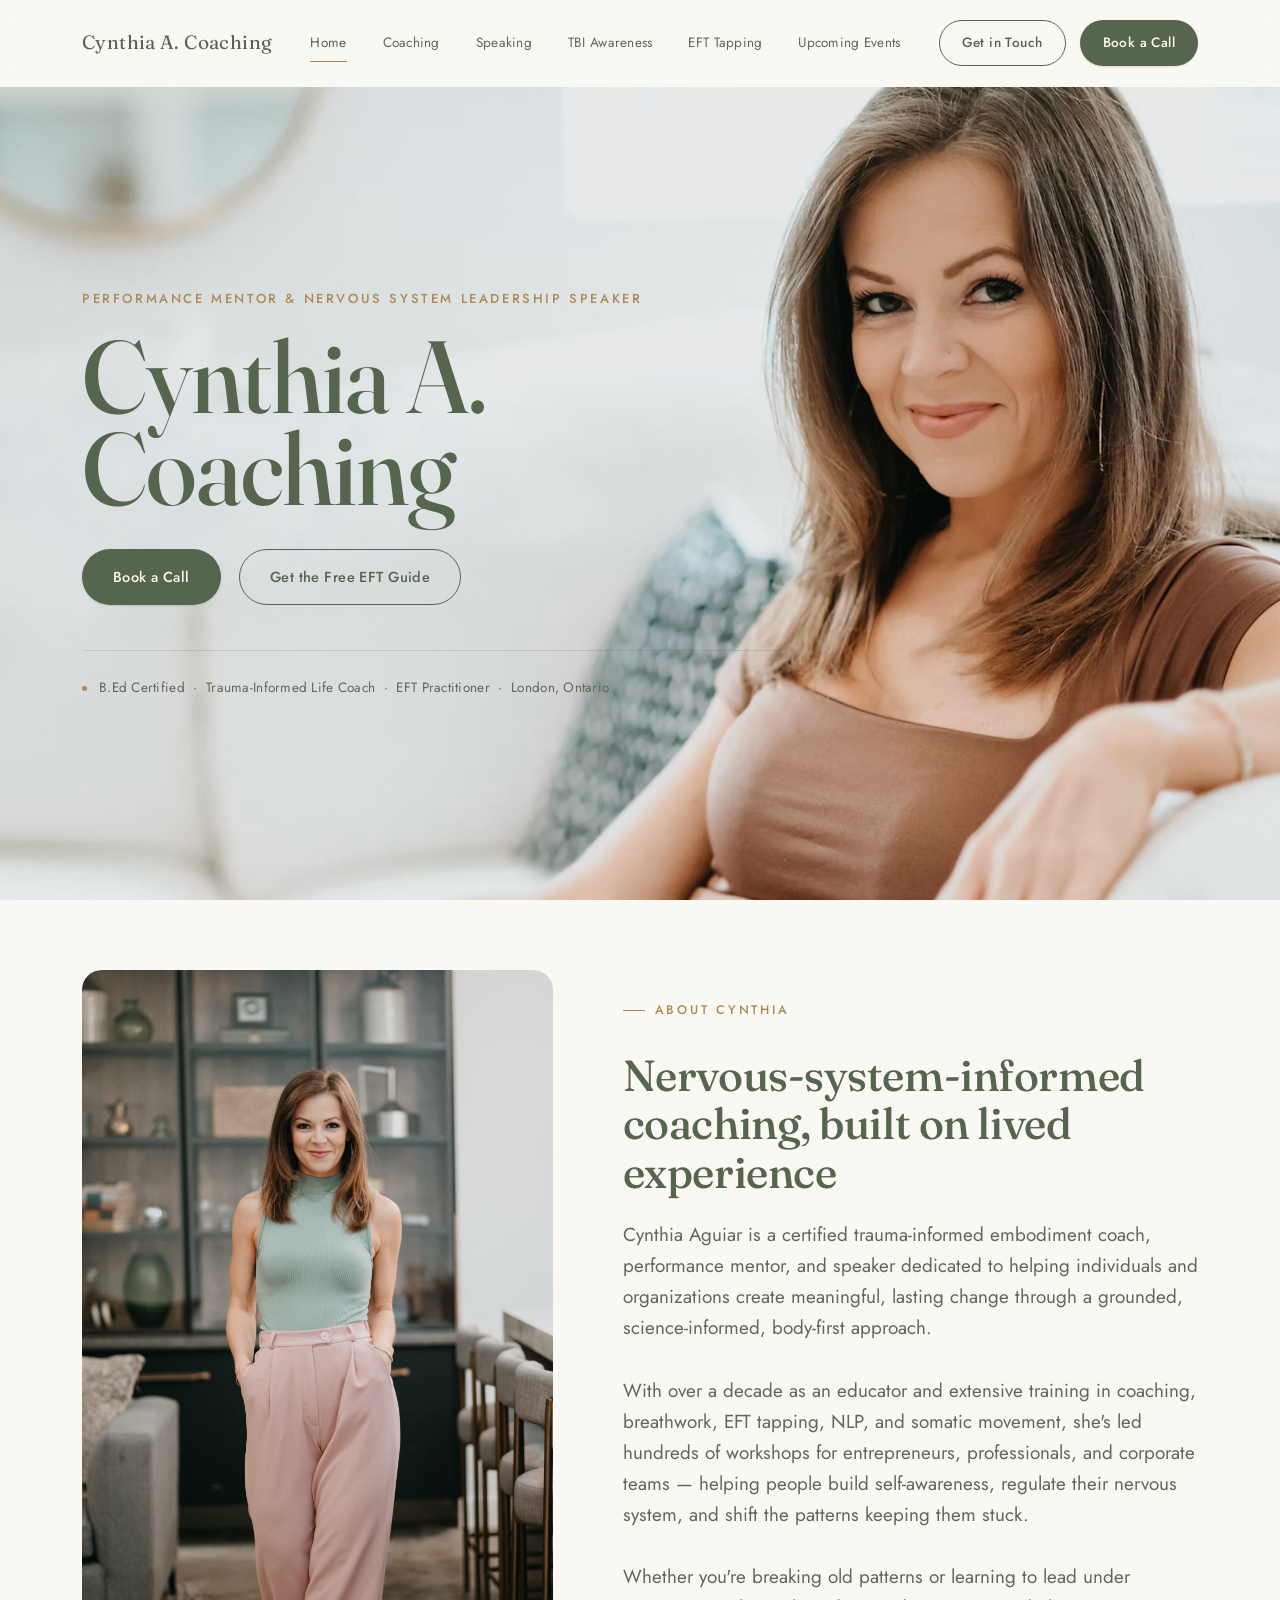
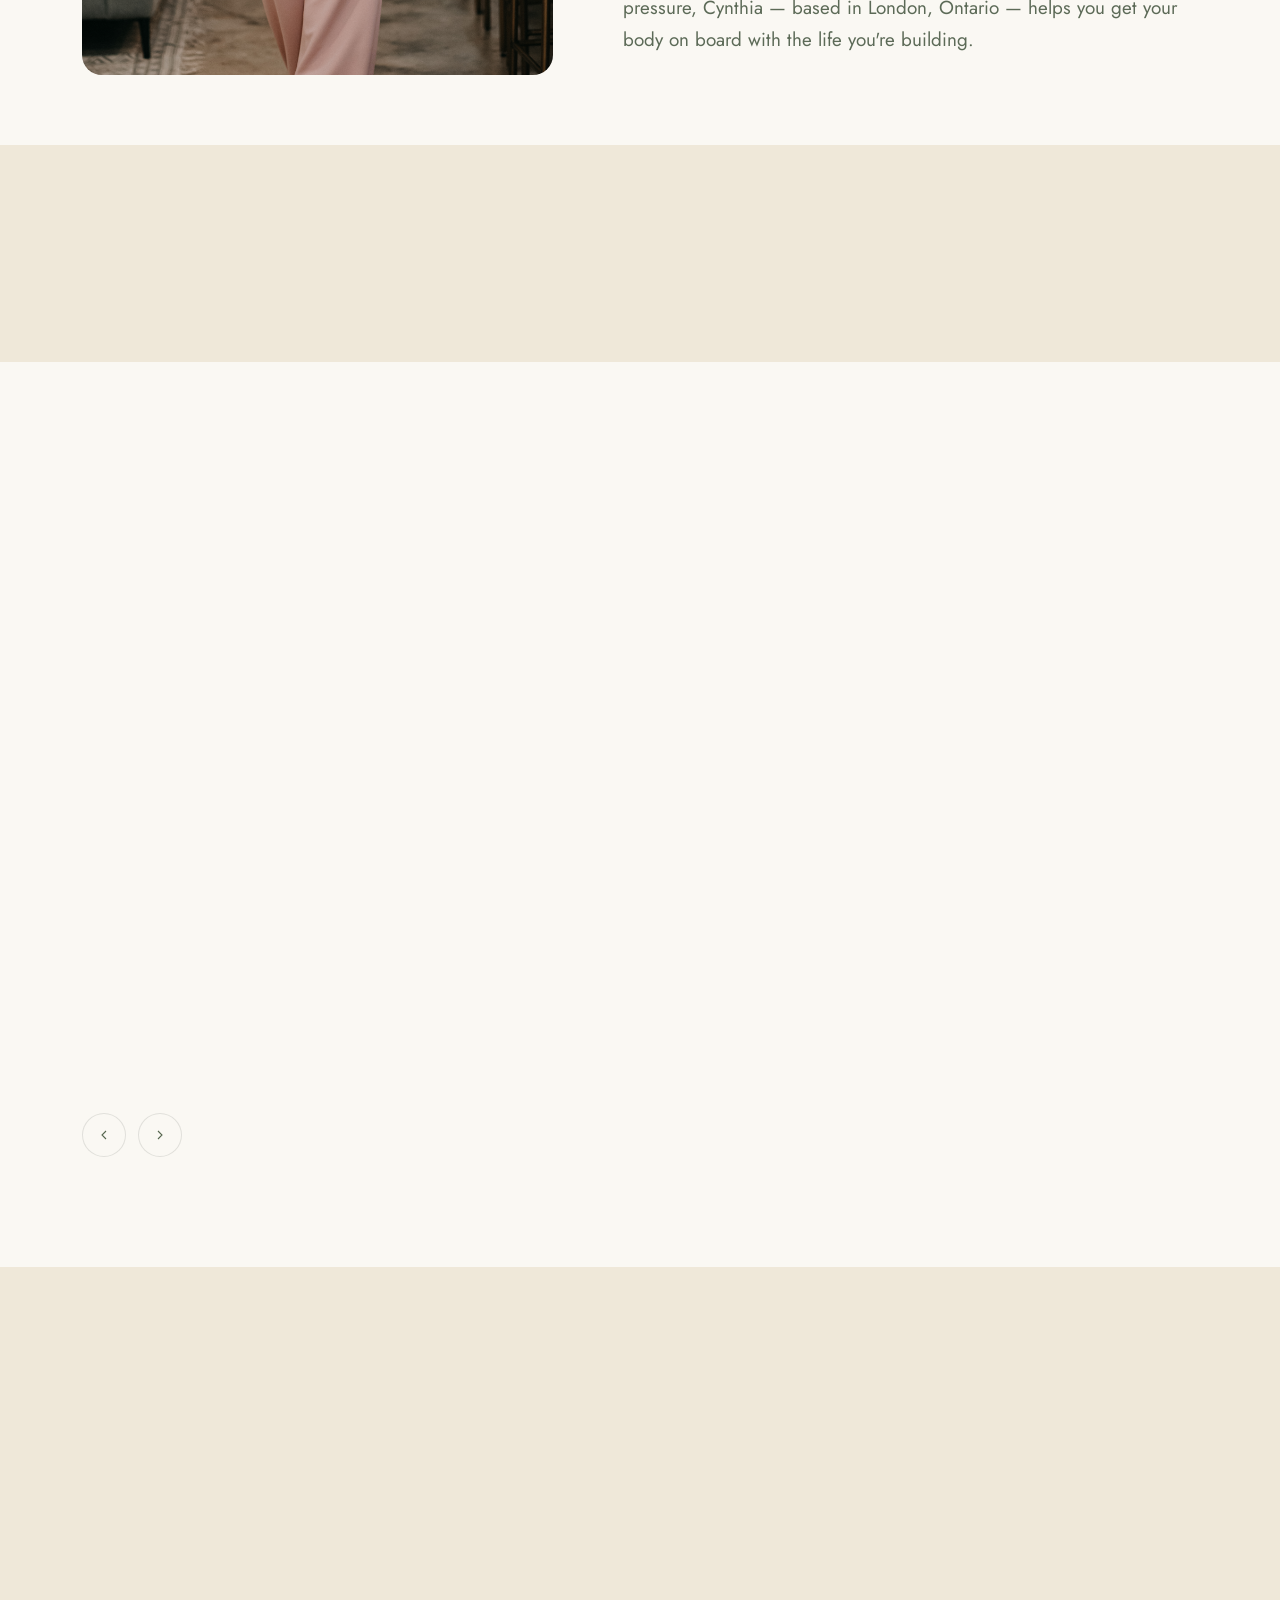
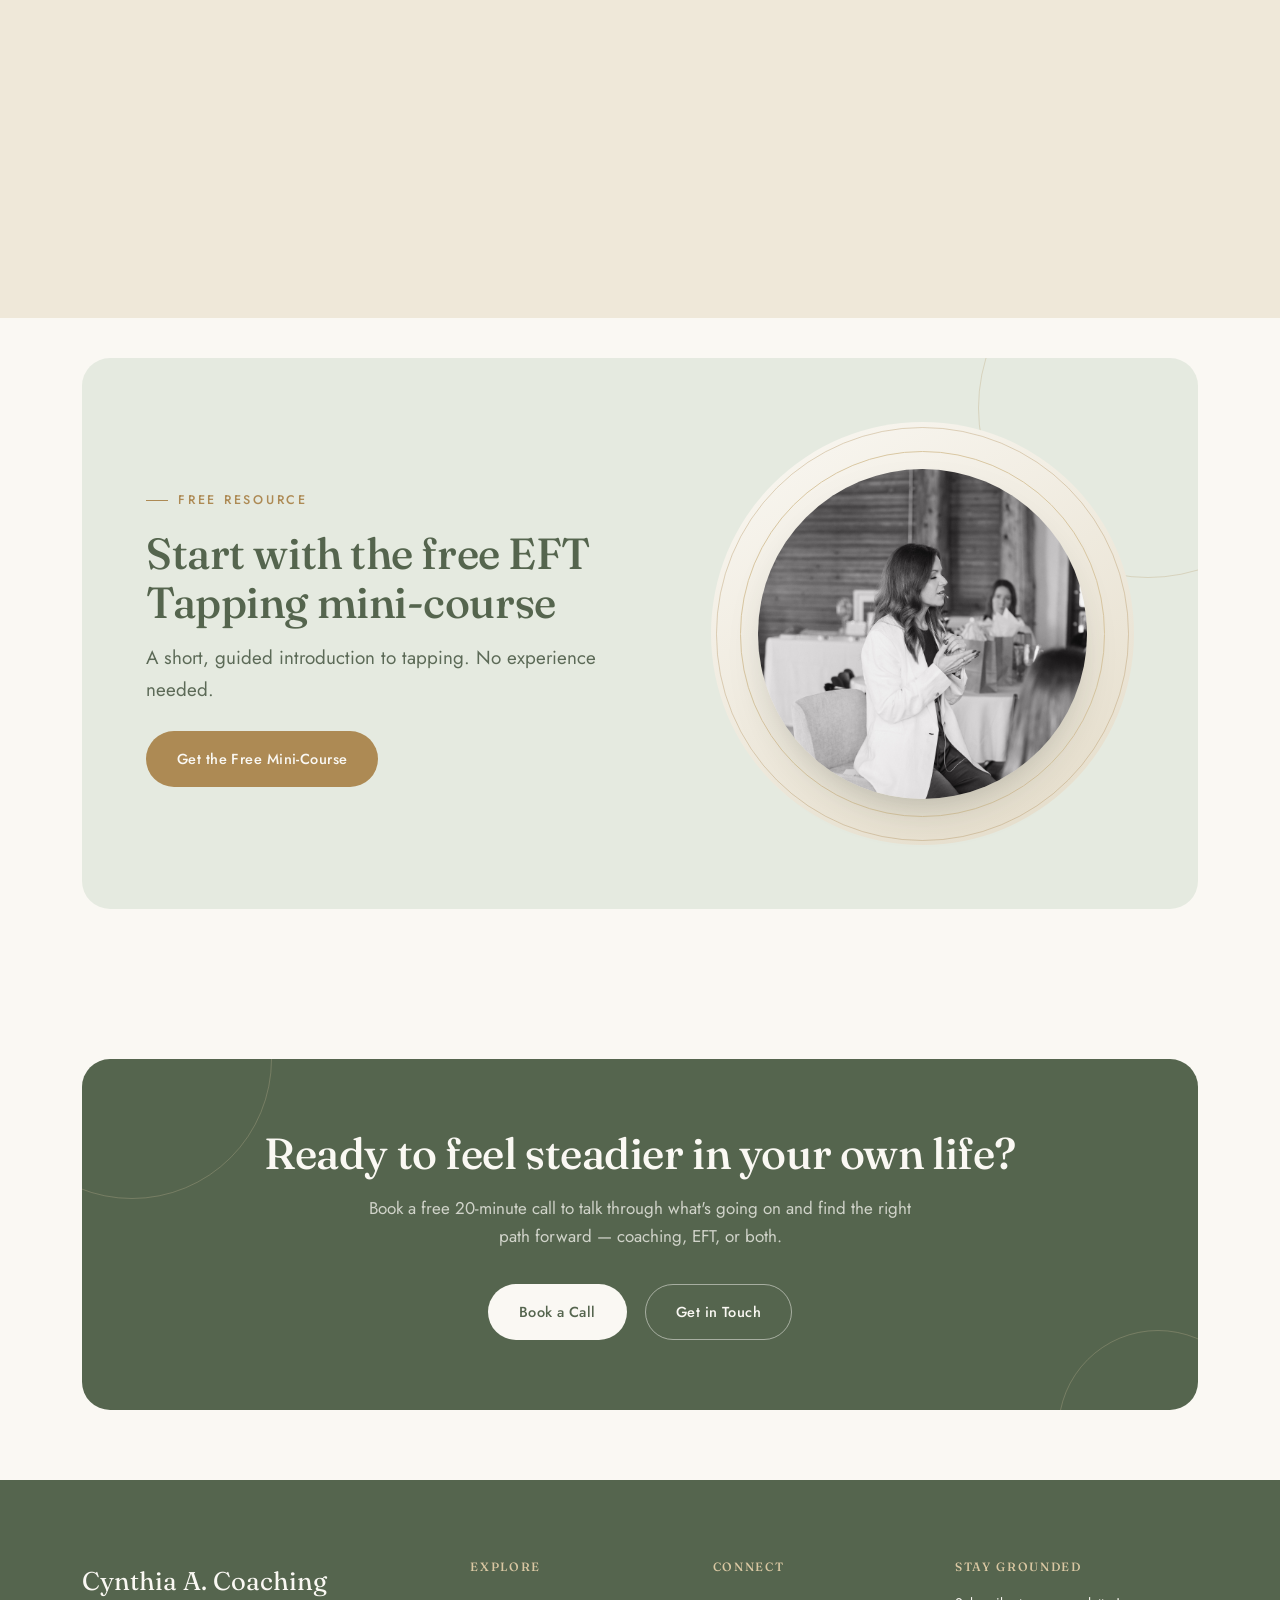
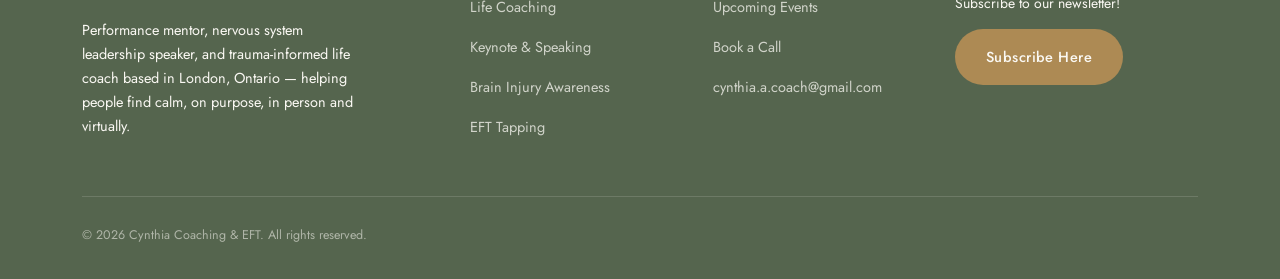
<file: index.html>
<!doctype html>
<html lang="en">
<head>
<meta charset="UTF-8">
<meta name="viewport" content="width=device-width, initial-scale=1.0">
<title>Life Coach &amp; Speaker in London, Ontario | Cynthia A. Coaching</title>
<meta name="description" content="Trauma-informed life coaching, EFT tapping and keynote speaking with Cynthia Aguiar — serving London, Ontario in person and virtually across Canada.">
<link rel="icon" type="image/svg+xml" href="favicon.svg">
<link rel="icon" type="image/png" sizes="32x32" href="favicon-32.png">
<link rel="apple-touch-icon" href="apple-touch-icon.png">
<meta property="og:type" content="website">
<meta property="og:site_name" content="Cynthia A. Coaching">
<meta property="og:title" content="Life Coach &amp; Speaker in London, Ontario | Cynthia A. Coaching">
<meta property="og:description" content="Trauma-informed life coaching, EFT tapping and keynote speaking with Cynthia Aguiar — serving London, Ontario in person and virtually across Canada.">
<meta property="og:url" content="https://cynthiacoaching.com/">
<meta property="og:image" content="https://cynthiacoaching.com/images/og-image.jpg">
<meta property="og:image:width" content="1200">
<meta property="og:image:height" content="630">
<meta name="twitter:card" content="summary_large_image">
<meta name="twitter:title" content="Life Coach &amp; Speaker in London, Ontario | Cynthia A. Coaching">
<meta name="twitter:description" content="Trauma-informed life coaching, EFT tapping and keynote speaking with Cynthia Aguiar — serving London, Ontario in person and virtually across Canada.">
<meta name="twitter:image" content="https://cynthiacoaching.com/images/og-image.jpg">
<link rel="canonical" href="https://cynthiacoaching.com/">
<link rel="preconnect" href="https://fonts.googleapis.com">
<link rel="preconnect" href="https://fonts.gstatic.com" crossorigin>
<link href="https://fonts.googleapis.com/css2?family=Fraunces:ital,opsz,wght@0,9..144,400;0,9..144,500;0,9..144,600;1,9..144,400;1,9..144,500&family=Jost:wght@300;400;500;600&display=swap" rel="stylesheet">
<link rel="stylesheet" href="styles.css?v=23">
<script type="application/ld+json">
{
  "@context": "https://schema.org",
  "@graph": [
    {
      "@type": "ProfessionalService",
      "@id": "https://cynthiacoaching.com/#business",
      "name": "Cynthia A. Coaching",
      "alternateName": "Cynthia Aguiar",
      "url": "https://cynthiacoaching.com/",
      "image": "https://cynthiacoaching.com/images/Cynthia_1.jpg",
      "email": "cynthia.a.coach@gmail.com",
      "description": "Trauma-informed life coaching, EFT tapping, keynote speaking and brain injury awareness education with Cynthia Aguiar, serving London, Ontario in person and virtually across Canada.",
      "areaServed": {
        "@type": "City",
        "name": "London, Ontario, Canada"
      },
      "founder": { "@id": "https://cynthiacoaching.com/#cynthia" },
      "priceRange": "$$"
    },
    {
      "@type": "Person",
      "@id": "https://cynthiacoaching.com/#cynthia",
      "name": "Cynthia Aguiar",
      "jobTitle": "Life Coach, Keynote Speaker & EFT Practitioner",
      "description": "Trauma-informed life coach, performance mentor and nervous-system leadership speaker based in London, Ontario.",
      "url": "https://cynthiacoaching.com/",
      "image": "https://cynthiacoaching.com/images/Cynthia_1.jpg",
      "worksFor": { "@id": "https://cynthiacoaching.com/#business" },
      "address": {
        "@type": "PostalAddress",
        "addressLocality": "London",
        "addressRegion": "Ontario",
        "addressCountry": "CA"
      }
    }
  ]
}
</script>
</head>
<body>

<header class="site-header">
  <div class="header-inner">
    <a href="index.html" class="logo">Cynthia A. Coaching</a>
    <nav class="main-nav">
      <a href="index.html" class="active">Home</a>
      <a href="life-coaching.html">Coaching</a>
      <a href="keynote-speaking.html">Speaking</a>
      <a href="brain-injury-awareness.html">TBI Awareness</a>
      <a href="eft-tapping.html">EFT Tapping</a>
      <a href="upcoming-events.html">Upcoming Events</a>
      <div class="main-nav-cta">
        <a href="contact.html" target="_blank" rel="noopener" class="btn btn-ghost">Get in Touch</a>
        <a href="https://tidycal.com/cynthiaacoach/discovery" target="_blank" rel="noopener" class="btn btn-primary">Book a Call</a>
      </div>
    </nav>
    <div class="header-cta">
      <a href="contact.html" target="_blank" rel="noopener" class="btn btn-ghost">Get in Touch</a>
      <a href="https://tidycal.com/cynthiaacoach/discovery" target="_blank" rel="noopener" class="btn btn-primary">Book a Call</a>
    </div>
    <button class="nav-toggle" aria-label="Toggle menu"><span></span><span></span><span></span></button>
  </div>
</header>

<main>

  <!-- HERO -->
  <section class="hero">
    <div class="container hero-grid">
      <img src="HeroImage_Cynthia.png" alt="Cynthia Hero Image" class="reveal-pop in">
      <div class="hero-reveal">
        <div class="hero-kicker">Performance Mentor &amp; Nervous System Leadership Speaker</div>
        <h1>Cynthia A. Coaching<br><em></em></h1>
        <div class="btn-row">
          <a href="https://tidycal.com/cynthiaacoach/discovery" target="_blank" rel="noopener" class="btn btn-primary">Book a Call</a>
          <a href="https://go.cynthiacoaching.com/eft" target="_blank" rel="noopener" class="btn btn-ghost">Get the Free EFT Guide</a>
        </div>
        <div class="hero-credential">
          <span class="dot"></span> B.Ed Certified &nbsp;·&nbsp; Trauma-Informed Life Coach &nbsp;·&nbsp; EFT Practitioner &nbsp;·&nbsp; London, Ontario
        </div>
   
      </div>

    </div>
  </section>

  <!-- INTRO -->
<section class="tight">
  <div class="container">
    <div class="about-cynthia">

      <div class="about-image reveal-pop">
        <img src="images/Cynthia_1.jpg" alt="Cynthia Aguiar">
      </div>

      <div class="about-content reveal">
        <div class="eyebrow">About Cynthia</div>

        <h2>Nervous-system-informed coaching, built on lived experience</h2>

        <p class="lede">
          Cynthia Aguiar is a certified trauma-informed embodiment coach, performance mentor, and speaker dedicated to helping individuals and organizations create meaningful, lasting change through a grounded, science-informed, body-first approach.

          <br><br>

          With over a decade as an educator and extensive training in coaching, breathwork, EFT tapping, NLP, and somatic movement, she's led hundreds of workshops for entrepreneurs, professionals, and corporate teams — helping people build self-awareness, regulate their nervous system, and shift the patterns keeping them stuck.

          <br><br>

          Whether you're breaking old patterns or learning to lead under pressure, Cynthia — based in London, Ontario — helps you get your body on board with the life you're building.
        </p>
      </div>

    </div>
  </div>
</section>

  <!-- LOGO CAROUSEL -->
  <section class="section-alt tight">
    <div class="container">
      <div class="eyebrow reveal" style="justify-content:center; display:flex;">Brands &amp; Organizations I've Worked With</div>
      <div class="marquee reveal">
        <div class="marquee-track">
          <img class="logo-chip" src="logos/BIAPH.png" alt="Brain Injury Association of Peel and Halton logo">
          <img class="logo-chip" src="logos/Bold-Logo-07-e1608304509484.png" alt="Bold logo">
          <img class="logo-chip" src="logos/CRUSHED-LOGO-BLACK-1024x290.png" alt="Crushed Aftercare logo">
          <img class="logo-chip" src="logos/Ivey+Logo.png" alt="Ivey Business School logo">
          <img class="logo-chip" src="logos/PMCS_Logo_2C_black.png" alt="PM Creative Studios logo">
          <img class="logo-chip" src="logos/Rogers_logo.svg.webp" alt="Rogers logo">
          <img class="logo-chip" src="logos/carriedwithlove.webp" alt="Carried With Love logo">
          <img class="logo-chip" src="logos/trackunit_logotype_rgb_red.webp" alt="Trackunit logo">
          <!-- duplicated for seamless loop -->
          <img class="logo-chip" src="logos/BIAPH.png" alt="" aria-hidden="true">
          <img class="logo-chip" src="logos/Bold-Logo-07-e1608304509484.png" alt="" aria-hidden="true">
          <img class="logo-chip" src="logos/CRUSHED-LOGO-BLACK-1024x290.png" alt="" aria-hidden="true">
          <img class="logo-chip" src="logos/Ivey+Logo.png" alt="" aria-hidden="true">
          <img class="logo-chip" src="logos/PMCS_Logo_2C_black.png" alt="" aria-hidden="true">
          <img class="logo-chip" src="logos/Rogers_logo.svg.webp" alt="" aria-hidden="true">
          <img class="logo-chip" src="logos/carriedwithlove.webp" alt="" aria-hidden="true">
          <img class="logo-chip" src="logos/trackunit_logotype_rgb_red.webp" alt="" aria-hidden="true">
        </div>
      </div>
    </div>
  </section>

  <!-- SERVICES CAROUSEL -->
  <section>
    <div class="container">
      <div class="section-head reveal">
        <div class="eyebrow">Choose the path that fits where you are</div>
        <h2>Ways To Work Together</h2>
      </div>

      <div data-carousel>
        <div class="carousel">

          <article class="service-card reveal">
            <div class="icon-wrap">
              <svg viewBox="0 0 24 24" fill="none" stroke-width="1.5" stroke-linecap="round" stroke-linejoin="round"><path d="M12 3c-4 3-7 7-7 11a7 7 0 0 0 14 0c0-4-3-8-7-11Z"/><path d="M12 12v9"/></svg>
            </div>
            <h3>1:1 Transformational Coaching</h3>
            <p>Personalized, body-first coaching designed to help you understand and shift the patterns keeping you stuck, regulate your nervous system, strengthen self-trust, and create meaningful change in your life, relationships, career, or business.</p>
            <a href="life-coaching.html" class="card-link">Explore Life Coaching <svg viewBox="0 0 24 24" fill="none" stroke="currentColor" stroke-width="1.6"><path d="M5 12h14M13 6l6 6-6 6"/></svg></a>
          </article>

          <article class="service-card reveal">
            <div class="icon-wrap">
              <svg viewBox="0 0 24 24" fill="none" stroke-width="1.5" stroke-linecap="round" stroke-linejoin="round"><rect x="9" y="2" width="6" height="12" rx="3"/><path d="M5 11a7 7 0 0 0 14 0M12 18v4M8 22h8"/></svg>
            </div>
            <h3>Workshops &amp; Public Speaking</h3>
            <p>Engaging, experiential talks and workshops for organizations, corporate teams, entrepreneurs, and professional communities. Cynthia brings nervous system regulation into real-world conversations around performance, leadership, resilience, workplace well-being, and navigating pressure.</p>
            <a href="keynote-speaking.html" class="card-link">Explore Speaking <svg viewBox="0 0 24 24" fill="none" stroke="currentColor" stroke-width="1.6"><path d="M5 12h14M13 6l6 6-6 6"/></svg></a>
          </article>

          <article class="service-card reveal">
            <div class="icon-wrap">
              <svg viewBox="0 0 24 24" fill="none" stroke-width="1.5" stroke-linecap="round" stroke-linejoin="round"><path d="M8 12V7a2 2 0 1 1 4 0v4M12 11V6a2 2 0 1 1 4 0v5M16 11V8a2 2 0 1 1 4 0v6a7 7 0 0 1-7 7h-1a7 7 0 0 1-6-3.4L4 14"/></svg>
            </div>
            <h3>EFT Tapping</h3>
            <p>A gentle, evidence-informed mind-body technique used to regulate the body's stress response and work with the emotional patterns and beliefs that can sit underneath it. Cynthia offers EFT tapping for individuals, entrepreneurs, performers, students, athletes, and teams.</p>
            <a href="eft-tapping.html" class="card-link">Explore EFT Tapping <svg viewBox="0 0 24 24" fill="none" stroke="currentColor" stroke-width="1.6"><path d="M5 12h14M13 6l6 6-6 6"/></svg></a>
          </article>

          <article class="service-card reveal">
            <div class="icon-wrap">
              <svg viewBox="0 0 24 24" fill="none" stroke-width="1.5" stroke-linecap="round" stroke-linejoin="round"><path d="M12 4a5 5 0 0 1 5 5c0 1.5-.6 2.2-1.2 3-.6.8-1.3 1.6-1.3 3.2V17H9.5v-1.8c0-1.6-.7-2.4-1.3-3.2C7.6 11.2 7 10.5 7 9a5 5 0 0 1 5-5Z"/><path d="M9.5 20h5M10.5 22h3"/></svg>
            </div>
            <h3>Brain Injury Awareness</h3>
            <p>Drawing from Cynthia's own lived experience with brain injury, these talks and workshops combine personal storytelling, nervous system education, and practical strategies for living, working, and leading after brain injury.</p>
            <a href="brain-injury-awareness.html" class="card-link">Learn Her Story <svg viewBox="0 0 24 24" fill="none" stroke="currentColor" stroke-width="1.6"><path d="M5 12h14M13 6l6 6-6 6"/></svg></a>
          </article>

        </div>
        <div class="carousel-nav">
          <button class="carousel-btn" data-prev aria-label="Previous"><svg viewBox="0 0 24 24" fill="none" stroke="currentColor" stroke-width="1.6"><path d="M15 6l-6 6 6 6"/></svg></button>
          <button class="carousel-btn" data-next aria-label="Next"><svg viewBox="0 0 24 24" fill="none" stroke="currentColor" stroke-width="1.6"><path d="M9 6l6 6-6 6"/></svg></button>
        </div>
      </div>
    </div>
  </section>

  <!-- WHY WORK WITH CYNTHIA -->
  <section class="section-alt">
    <div class="container">
      <div class="section-head reveal">
        <div class="eyebrow">A calmer nervous system changes everything else</div>
        <h2>Why Work With Me?</h2>
      </div>
      <div class="grid-4">
        <div class="pillar reveal">
          <span class="num">01</span>
          <h3>More Than a Mindset</h3>
          <p>We work with the whole person.
Your thoughts matter, but so do your beliefs, emotions, patterns and nervous system responses.</p>
        </div>
        <div class="pillar reveal">
          <span class="num">02</span>
          <h3>Designed for Transformation</h3>
          <p>Conscious insight meets subconscious and body-based work. I integrate coaching, EFT tapping,
nervous system regulation and somatic practices, selecting the right tools based on your goals.</p>
        </div>
        <div class="pillar reveal">
          <span class="num">03</span>
          <h3>Personalized to You</h3>
          <p>No cookie-cutter process. While every coaching program follows a strategic transformational framework,

every session is personalized to your goals, challenges and season of life.</p>
        </div>
        <div class="pillar reveal">
          <span class="num">04</span>
          <h3>Experience + Expertise</h3>
          <p>A trauma-informed approach shaped by professional training and years of experience in
coaching, education, nervous system work, EFT, somatic practices and high-performance
environments.</p>
        </div>
      </div>
    </div>
  </section>

  <!-- FREE OFFER -->
  <section id="offer">
    <div class="container">
      <div class="offer">
        <div class="reveal">
          <div class="eyebrow">Free Resource</div>
          <h2>Start with the free EFT Tapping mini-course</h2>
          <p class="lede" style="margin-top:16px;">A short, guided introduction to tapping. No experience needed.</p>
          <div class="btn-row" style="margin-top:26px;">
            <a href="https://go.cynthiacoaching.com/eft" target="_blank" rel="noopener" class="btn btn-gold">Get the Free Mini-Course</a>
          </div>
        </div>
        <div class="offer-visual reveal-pop">
          <div class="breath-wrap">
            <div class="breath-ring r1"></div>
            <div class="breath-ring r2"></div>
            <img src="images/EFTTapping_4.jpg" alt="Cynthia Aguiar" style="object-position: center 12%;">
          </div>
        </div>
      </div>
    </div>
  </section>

  <!-- CTA BAND -->
  <section id="book" class="tight">
    <div class="container">
      <div class="cta-band reveal">
        <h2>Ready to feel steadier in your own life?</h2>
        <p>Book a free 20-minute call to talk through what's going on and find the right path forward — coaching, EFT, or both.</p>
        <div class="btn-row">
          <a href="https://tidycal.com/cynthiaacoach/discovery" target="_blank" rel="noopener" class="btn btn-light">Book a Call</a>
          <a href="contact.html" target="_blank" rel="noopener" class="btn btn-ghost" style="border-color:rgba(250,248,243,0.5); color:#FAF8F3;">Get in Touch</a>
        </div>
      </div>
    </div>
  </section>

</main>

<footer class="site-footer">
  <div class="container">
    <div class="footer-grid">
      <div>
        <div class="footer-logo">Cynthia A. Coaching</div>
        <p style="max-width:280px; font-size:14.5px; color: #FAF8F3;">Performance mentor, nervous system leadership speaker, and trauma-informed life coach based in London, Ontario &mdash; helping people find calm, on purpose, in person and virtually.</p>
      </div>
      <div class="footer-col">
        <h4>Explore</h4>
        <ul>
          <li><a href="life-coaching.html">Life Coaching</a></li>
          <li><a href="keynote-speaking.html">Keynote &amp; Speaking</a></li>
          <li><a href="brain-injury-awareness.html">Brain Injury Awareness</a></li>
          <li><a href="eft-tapping.html">EFT Tapping</a></li>
        </ul>
      </div>
      <div class="footer-col">
        <h4>Connect</h4>
        <ul>
          <li><a href="upcoming-events.html">Upcoming Events</a></li>
          <li><a href="https://tidycal.com/cynthiaacoach/discovery" target="_blank" rel="noopener">Book a Call</a></li>
          <li><a href="mailto:cynthia.a.coach@gmail.com">cynthia.a.coach@gmail.com</a></li>
        </ul>
      </div>
      <div class="footer-col">
        <h4>Stay Grounded</h4>
        <p style="font-size:14px; margin-bottom:14px; color:#FAF8F3">Subscribe to our newsletter!</p>
        <a href="https://go.cynthiacoaching.com/e10a1b3c" target="_blank" rel="noopener" class="btn btn-gold">Subscribe Here</a>
      </div>
    </div>
    <div class="footer-bottom">
      <span>© 2026 Cynthia Coaching &amp; EFT. All rights reserved.</span>
      
    </div>
  </div>
</footer>

<script src="script.js?v=2"></script>
</body>
</html>
</file>
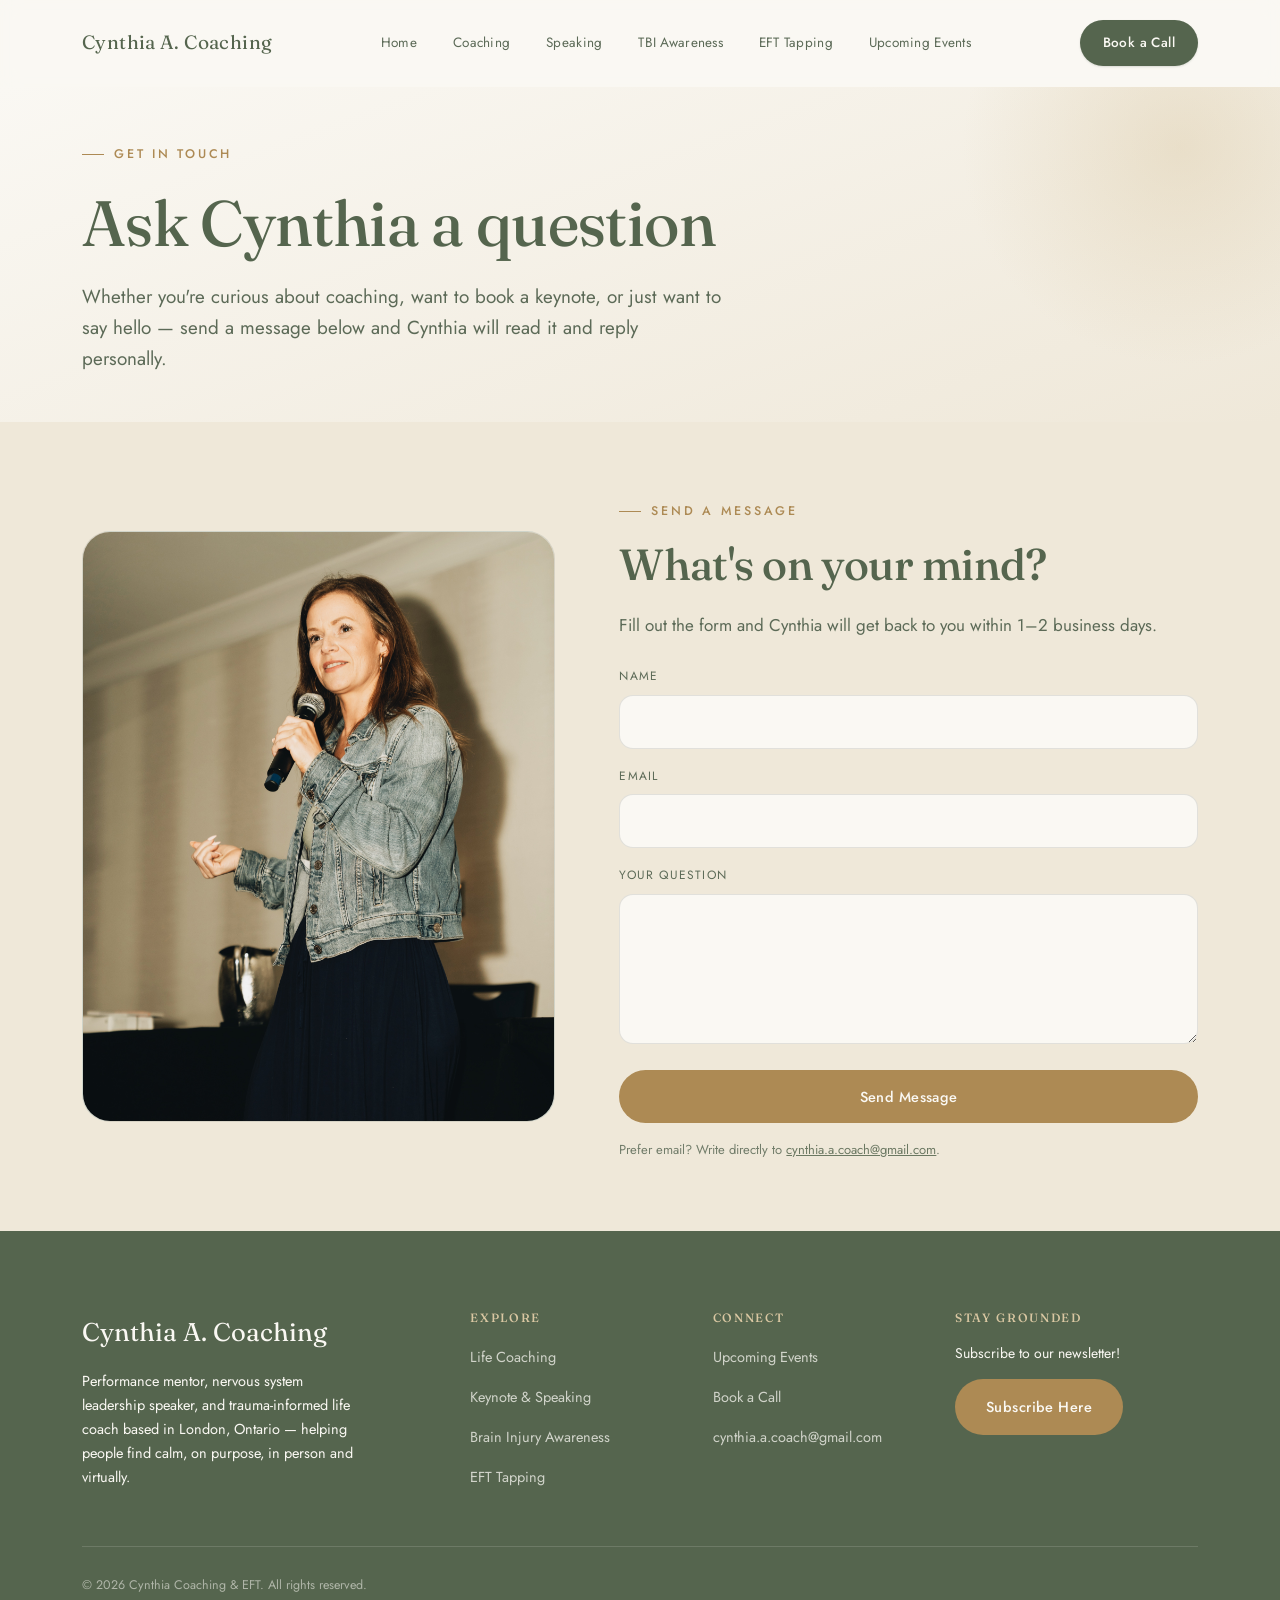
<file: contact.html>
<!doctype html>
<html lang="en">
<head>
<meta charset="UTF-8">
<meta name="viewport" content="width=device-width, initial-scale=1.0">
<title>Contact Cynthia | Life Coach in London, Ontario</title>
<meta name="description" content="Have a question for Cynthia, a life coach and speaker based in London, Ontario? Send a message and she'll personally reply.">
<link rel="icon" type="image/svg+xml" href="favicon.svg">
<link rel="icon" type="image/png" sizes="32x32" href="favicon-32.png">
<link rel="apple-touch-icon" href="apple-touch-icon.png">
<meta property="og:type" content="website">
<meta property="og:site_name" content="Cynthia A. Coaching">
<meta property="og:title" content="Contact Cynthia | Life Coach in London, Ontario">
<meta property="og:description" content="Have a question for Cynthia, a life coach and speaker based in London, Ontario? Send a message and she'll personally reply.">
<meta property="og:url" content="https://cynthiacoaching.com/contact.html">
<meta property="og:image" content="https://cynthiacoaching.com/images/og-image.jpg">
<meta property="og:image:width" content="1200">
<meta property="og:image:height" content="630">
<meta name="twitter:card" content="summary_large_image">
<meta name="twitter:title" content="Contact Cynthia | Life Coach in London, Ontario">
<meta name="twitter:description" content="Have a question for Cynthia, a life coach and speaker based in London, Ontario? Send a message and she'll personally reply.">
<meta name="twitter:image" content="https://cynthiacoaching.com/images/og-image.jpg">
<link rel="canonical" href="https://cynthiacoaching.com/contact.html">
<link rel="preconnect" href="https://fonts.googleapis.com">
<link rel="preconnect" href="https://fonts.gstatic.com" crossorigin>
<link href="https://fonts.googleapis.com/css2?family=Fraunces:ital,opsz,wght@0,9..144,400;0,9..144,500;0,9..144,600;1,9..144,400;1,9..144,500&family=Jost:wght@300;400;500;600&display=swap" rel="stylesheet">
<link rel="stylesheet" href="styles.css?v=23">
<script type="application/ld+json">
{
  "@context": "https://schema.org",
  "@type": "ProfessionalService",
  "name": "Cynthia A. Coaching",
  "alternateName": "Cynthia Aguiar",
  "url": "https://cynthiacoaching.com/contact.html",
  "image": "https://cynthiacoaching.com/images/Cynthia_1.jpg",
  "email": "cynthia.a.coach@gmail.com",
  "description": "Contact Cynthia Aguiar, a trauma-informed life coach, EFT practitioner and speaker serving London, Ontario in person and virtually across Canada.",
  "areaServed": {
    "@type": "City",
    "name": "London, Ontario, Canada"
  },
  "founder": {
    "@type": "Person",
    "name": "Cynthia Aguiar"
  },
  "priceRange": "$$"
}
</script>
</head>
<body>

<header class="site-header">
  <div class="header-inner">
    <a href="index.html" class="logo">Cynthia A. Coaching</a>
    <nav class="main-nav">
      <a href="index.html">Home</a>
      <a href="life-coaching.html">Coaching</a>
      <a href="keynote-speaking.html">Speaking</a>
      <a href="brain-injury-awareness.html">TBI Awareness</a>
      <a href="eft-tapping.html">EFT Tapping</a>
      <a href="upcoming-events.html">Upcoming Events</a>
      <div class="main-nav-cta">
        <a href="https://tidycal.com/cynthiaacoach/discovery" target="_blank" rel="noopener" class="btn btn-primary">Book a Call</a>
      </div>
    </nav>
    <div class="header-cta">
      <a href="https://tidycal.com/cynthiaacoach/discovery" target="_blank" rel="noopener" class="btn btn-primary">Book a Call</a>
    </div>
    <button class="nav-toggle" aria-label="Toggle menu"><span></span><span></span><span></span></button>
  </div>
</header>

<main>

  <section class="page-hero">
    <div class="container">
      <div class="hero-reveal" style="max-width:760px;">
        <div class="eyebrow">Get in Touch</div>
        <h1>Ask Cynthia a question</h1>
        <p class="lede">Whether you're curious about coaching, want to book a keynote, or just want to say hello — send a message below and Cynthia will read it and reply personally.</p>
      </div>
    </div>
  </section>

  <!-- CONTACT -->
  <section class="section-alt tight">
    <div class="container split">
      <div class="split-media reveal-pop">
        <img src="images/Speaking_1.JPEG" alt="Cynthia smiling and speaking with a microphone in hand">
      </div>
      <div class="split-body reveal">
        <div class="eyebrow">Send a Message</div>
        <h2>What's on your mind?</h2>
        <p style="margin-bottom:28px;">Fill out the form and Cynthia will get back to you within 1–2 business days.</p>

        <form id="contact-form" class="contact-form" action="https://api.web3forms.com/submit" method="POST">
          <input type="hidden" name="access_key" value="c35092ee-cb76-44ef-94e7-a7bad9b729cb">
          <input type="hidden" name="subject" value="New message from the Cynthia A. Coaching website">
          <input type="checkbox" name="botcheck" style="display:none" tabindex="-1" autocomplete="off">
          <div class="contact-field">
            <label for="contact-name">Name</label>
            <input id="contact-name" name="name" type="text" required autocomplete="name">
          </div>
          <div class="contact-field">
            <label for="contact-email">Email</label>
            <input id="contact-email" name="email" type="email" required autocomplete="email">
          </div>
          <div class="contact-field">
            <label for="contact-message">Your Question</label>
            <textarea id="contact-message" name="message" required></textarea>
          </div>
          <button type="submit" class="btn btn-gold">Send Message</button>
        </form>

        <div id="contact-success" class="contact-success" hidden>
          <div class="icon-wrap"><svg viewBox="0 0 24 24" fill="none" stroke="currentColor" stroke-width="1.6" stroke-linecap="round" stroke-linejoin="round"><path d="M5 13l4 4L19 7"/></svg></div>
          <h3>Message sent</h3>
          <p>Thanks for reaching out — Cynthia reads every message herself and will reply within 1–2 business days.</p>
        </div>

        <p class="contact-note">Prefer email? Write directly to <a href="mailto:cynthia.a.coach@gmail.com" style="color:var(--sage-dark); text-decoration:underline;">cynthia.a.coach@gmail.com</a>.</p>
      </div>
    </div>
  </section>

</main>

<footer class="site-footer">
  <div class="container">
    <div class="footer-grid">
      <div>
        <div class="footer-logo">Cynthia A. Coaching</div>
        <p style="max-width:280px; font-size:14.5px; color: #FAF8F3;">Performance mentor, nervous system leadership speaker, and trauma-informed life coach based in London, Ontario &mdash; helping people find calm, on purpose, in person and virtually.</p>
      </div>
      <div class="footer-col">
        <h4>Explore</h4>
        <ul>
          <li><a href="life-coaching.html">Life Coaching</a></li>
          <li><a href="keynote-speaking.html">Keynote &amp; Speaking</a></li>
          <li><a href="brain-injury-awareness.html">Brain Injury Awareness</a></li>
          <li><a href="eft-tapping.html">EFT Tapping</a></li>
        </ul>
      </div>
      <div class="footer-col">
        <h4>Connect</h4>
        <ul>
          <li><a href="upcoming-events.html">Upcoming Events</a></li>
          <li><a href="https://tidycal.com/cynthiaacoach/discovery" target="_blank" rel="noopener">Book a Call</a></li>
          <li><a href="mailto:cynthia.a.coach@gmail.com">cynthia.a.coach@gmail.com</a></li>
        </ul>
      </div>
      <div class="footer-col">
        <h4>Stay Grounded</h4>
        <p style="font-size:14px; margin-bottom:14px; color:#FAF8F3">Subscribe to our newsletter!</p>
        <a href="https://go.cynthiacoaching.com/e10a1b3c" target="_blank" rel="noopener" class="btn btn-gold">Subscribe Here</a>
      </div>
    </div>
    <div class="footer-bottom">
      <span>© 2026 Cynthia Coaching &amp; EFT. All rights reserved.</span>
    </div>
  </div>
</footer>

<script src="script.js?v=2"></script>
<script>
  (function(){
    var form = document.getElementById('contact-form');
    if (!form) return;
    form.addEventListener('submit', function(e){
      e.preventDefault();
      var btn = form.querySelector('button[type=submit]');
      var original = btn.textContent;
      btn.textContent = 'Sending…';
      btn.disabled = true;
      fetch(form.action, {
        method: 'POST',
        body: new FormData(form),
        headers: { 'Accept': 'application/json' }
      }).then(function(res){ return res.json(); }).then(function(data){
        if (data.success) {
          form.hidden = true;
          document.getElementById('contact-success').hidden = false;
        } else {
          throw new Error(data.message || 'Submission failed');
        }
      }).catch(function(){
        btn.textContent = original;
        btn.disabled = false;
        alert("Something went wrong sending your message — please email cynthia.a.coach@gmail.com directly.");
      });
    });
  })();
</script>
</body>
</html>
</file>
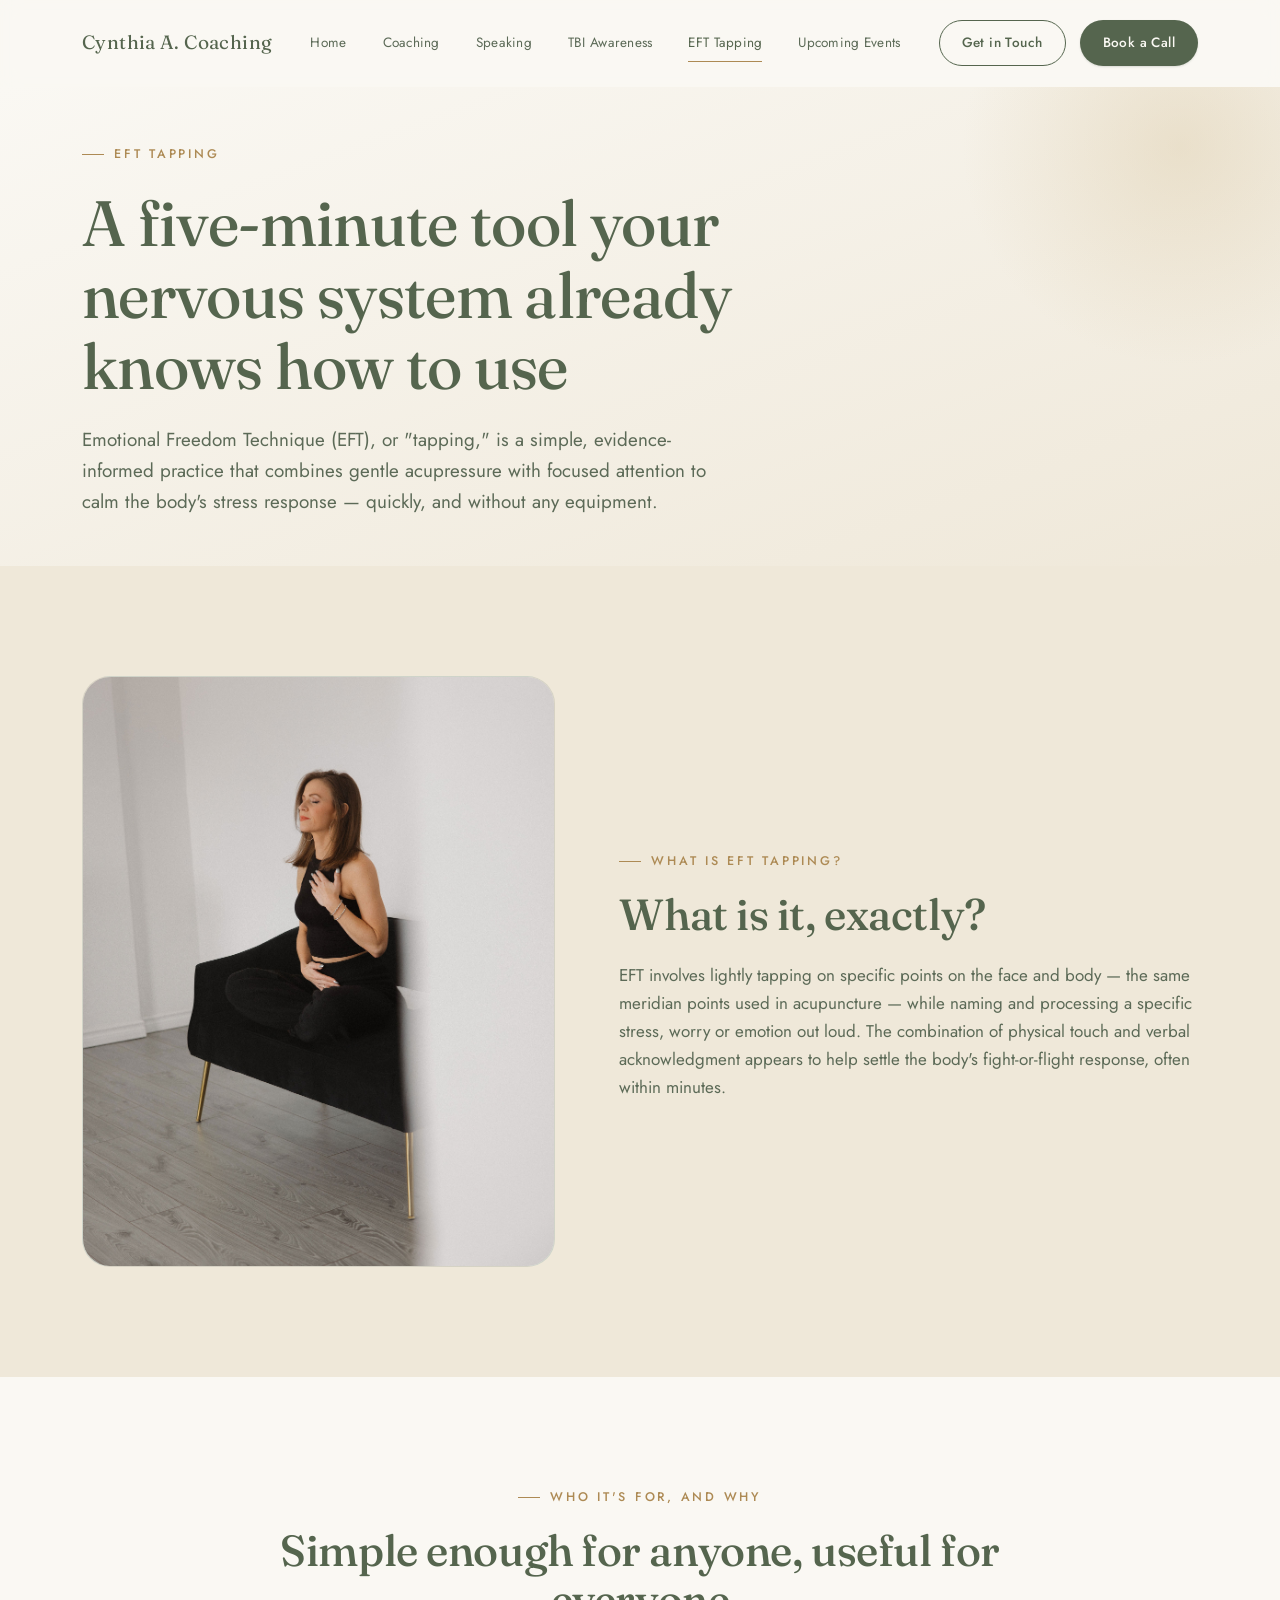
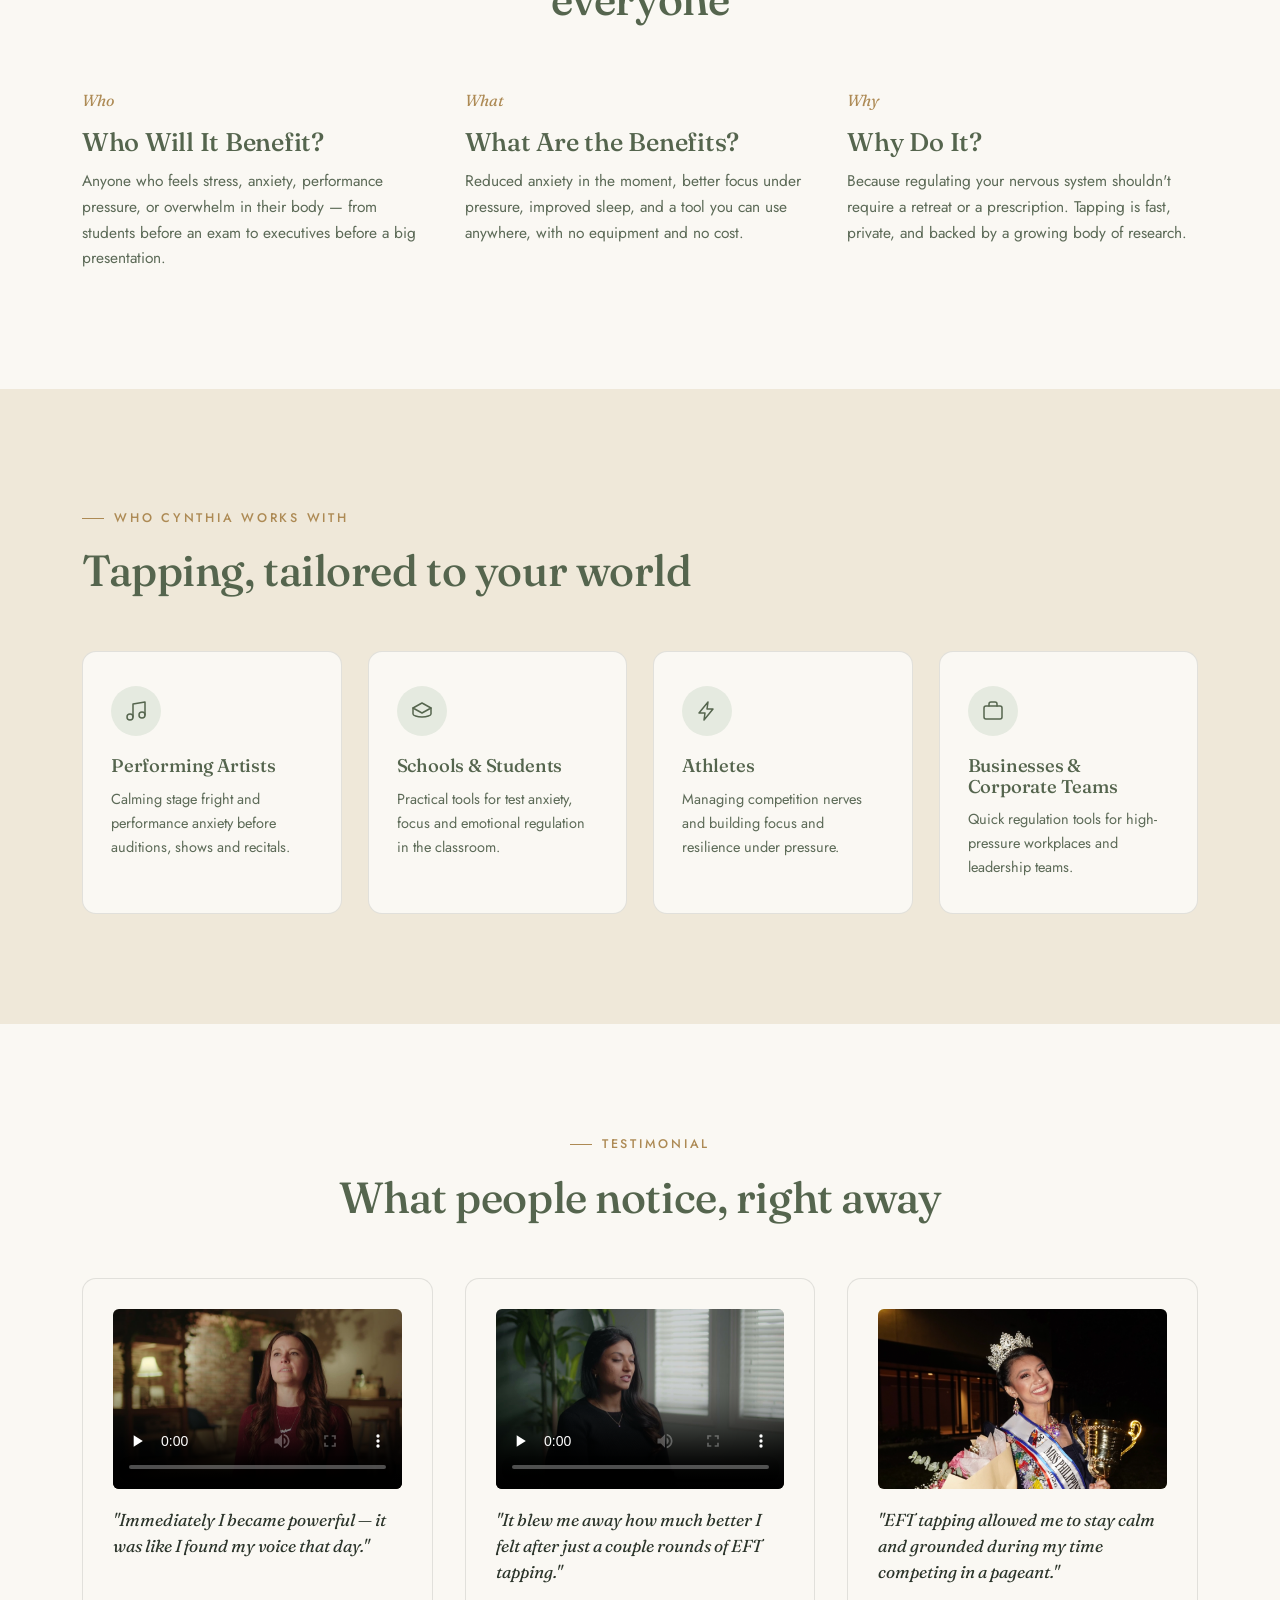
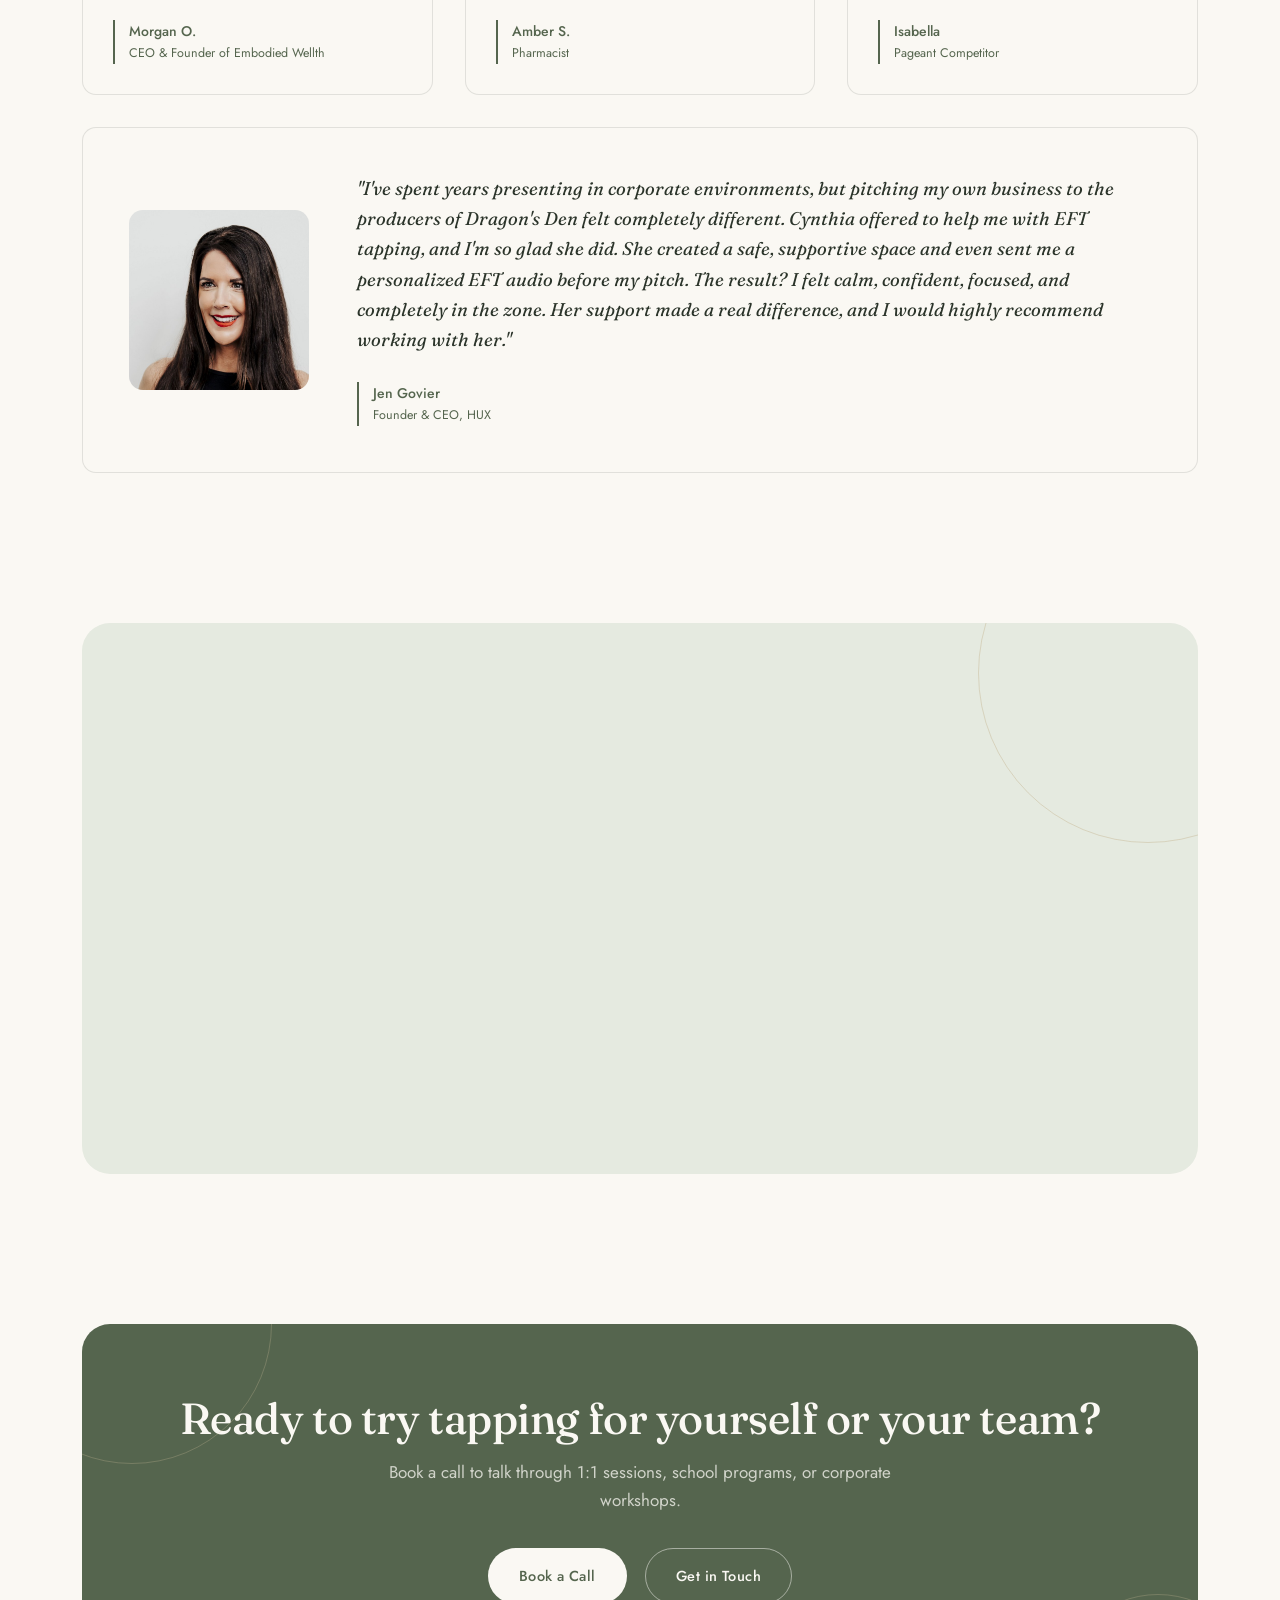
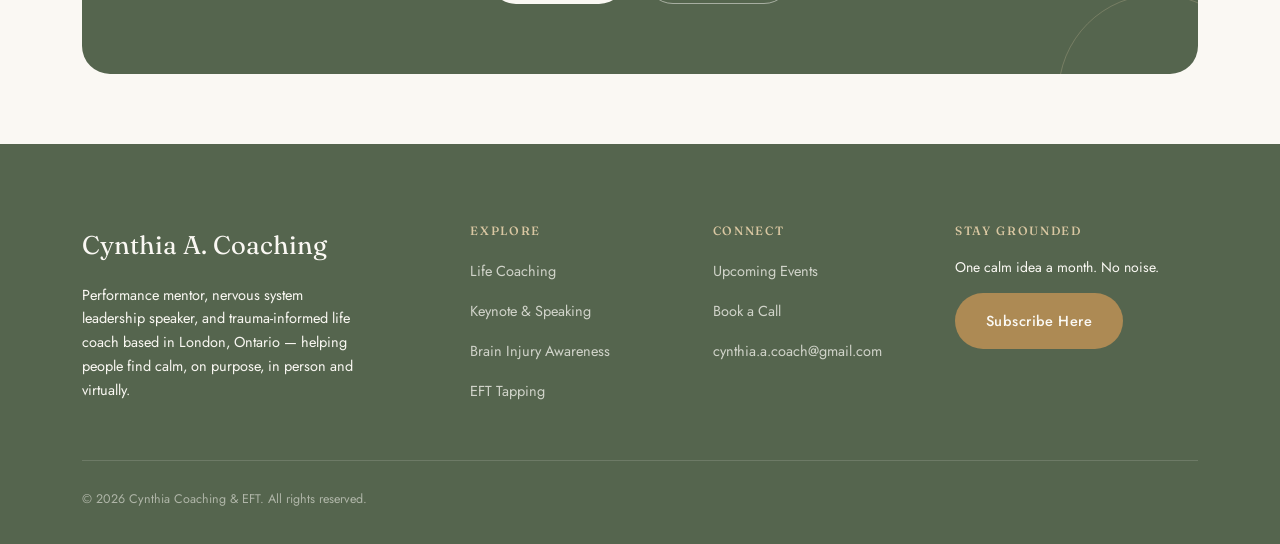
<file: eft-tapping.html>
<!doctype html>
<html lang="en">
<head>
<meta charset="UTF-8">
<meta name="viewport" content="width=device-width, initial-scale=1.0">
<title>EFT Tapping in London, Ontario | Cynthia A. Coaching</title>
<meta name="description" content="Evidence-informed EFT tapping sessions in London, Ontario — in person or virtual. A five-minute tool to calm your nervous system, for performers, students and teams.">
<link rel="icon" type="image/svg+xml" href="favicon.svg">
<link rel="icon" type="image/png" sizes="32x32" href="favicon-32.png">
<link rel="apple-touch-icon" href="apple-touch-icon.png">
<meta property="og:type" content="website">
<meta property="og:site_name" content="Cynthia A. Coaching">
<meta property="og:title" content="EFT Tapping in London, Ontario | Cynthia A. Coaching">
<meta property="og:description" content="Evidence-informed EFT tapping sessions in London, Ontario — in person or virtual. A five-minute tool to calm your nervous system, for performers, students and teams.">
<meta property="og:url" content="https://cynthiacoaching.com/eft-tapping.html">
<meta property="og:image" content="https://cynthiacoaching.com/images/og-image.jpg">
<meta property="og:image:width" content="1200">
<meta property="og:image:height" content="630">
<meta name="twitter:card" content="summary_large_image">
<meta name="twitter:title" content="EFT Tapping in London, Ontario | Cynthia A. Coaching">
<meta name="twitter:description" content="Evidence-informed EFT tapping sessions in London, Ontario — in person or virtual. A five-minute tool to calm your nervous system, for performers, students and teams.">
<meta name="twitter:image" content="https://cynthiacoaching.com/images/og-image.jpg">
<link rel="canonical" href="https://cynthiacoaching.com/eft-tapping.html">
<link rel="preconnect" href="https://fonts.googleapis.com">
<link rel="preconnect" href="https://fonts.gstatic.com" crossorigin>
<link href="https://fonts.googleapis.com/css2?family=Fraunces:ital,opsz,wght@0,9..144,400;0,9..144,500;0,9..144,600;1,9..144,400;1,9..144,500&family=Jost:wght@300;400;500;600&display=swap" rel="stylesheet">
<link rel="stylesheet" href="styles.css?v=23">
<script type="application/ld+json">
{
  "@context": "https://schema.org",
  "@type": "ProfessionalService",
  "name": "Cynthia A. Coaching",
  "alternateName": "Cynthia Aguiar",
  "url": "https://cynthiacoaching.com/eft-tapping.html",
  "image": "https://cynthiacoaching.com/images/Cynthia_1.jpg",
  "email": "cynthia.a.coach@gmail.com",
  "description": "Evidence-informed EFT tapping sessions with Cynthia Aguiar, serving London, Ontario in person and virtually across Canada.",
  "areaServed": {
    "@type": "City",
    "name": "London, Ontario, Canada"
  },
  "founder": {
    "@type": "Person",
    "name": "Cynthia Aguiar"
  },
  "priceRange": "$$"
}
</script>
</head>
<body>

<header class="site-header">
  <div class="header-inner">
    <a href="index.html" class="logo">Cynthia A. Coaching</a>
    <nav class="main-nav">
      <a href="index.html">Home</a>
      <a href="life-coaching.html">Coaching</a>
      <a href="keynote-speaking.html">Speaking</a>
      <a href="brain-injury-awareness.html">TBI Awareness</a>
      <a href="eft-tapping.html" class="active">EFT Tapping</a>
      <a href="upcoming-events.html">Upcoming Events</a>
      <div class="main-nav-cta">
        <a href="contact.html" target="_blank" rel="noopener" class="btn btn-ghost">Get in Touch</a>
        <a href="https://tidycal.com/cynthiaacoach/discovery" target="_blank" rel="noopener" class="btn btn-primary">Book a Call</a>
      </div>
    </nav>
    <div class="header-cta">
      <a href="contact.html" target="_blank" rel="noopener" class="btn btn-ghost">Get in Touch</a>
      <a href="https://tidycal.com/cynthiaacoach/discovery" target="_blank" rel="noopener" class="btn btn-primary">Book a Call</a>
    </div>
    <button class="nav-toggle" aria-label="Toggle menu"><span></span><span></span><span></span></button>
  </div>
</header>

<main>

  <section class="page-hero">
    <div class="container">
      <div class="hero-reveal" style="max-width:760px;">
        <div class="eyebrow">EFT Tapping</div>
        <h1>A five-minute tool your nervous system already knows how to use</h1>
        <p class="lede">Emotional Freedom Technique (EFT), or "tapping," is a simple, evidence-informed practice that combines gentle acupressure with focused attention to calm the body's stress response — quickly, and without any equipment.</p>
      </div>
    </div>
  </section>

  <!-- WHAT IS IT -->
  <section class="section-alt">
    <div class="container split">
      <div class="split-media reveal-pop">
        <img src="images/EFTTapping_1.jpg" alt="Cynthia demonstrating an EFT tapping point on the collarbone">
      </div>
      <div class="split-body reveal">
        <div class="eyebrow">What Is EFT Tapping?</div>
        <h2>What is it, exactly?</h2>
        <p>EFT involves lightly tapping on specific points on the face and body — the same meridian points used in acupuncture — while naming and processing a specific stress, worry or emotion out loud. The combination of physical touch and verbal acknowledgment appears to help settle the body's fight-or-flight response, often within minutes.</p>
      </div>
    </div>
  </section>

  <!-- WHO / BENEFITS / WHY -->
  <section>
    <div class="container">
      <div class="section-head center reveal">
        <div class="eyebrow" style="justify-content:center; display:flex;">Who It's For, and Why</div>
        <h2>Simple enough for anyone, useful for everyone</h2>
      </div>
      <div class="grid-3">
        <div class="pillar reveal">
          <span class="num">Who</span>
          <h3>Who Will It Benefit?</h3>
          <p>Anyone who feels stress, anxiety, performance pressure, or overwhelm in their body — from students before an exam to executives before a big presentation.</p>
        </div>
        <div class="pillar reveal">
          <span class="num">What</span>
          <h3>What Are the Benefits?</h3>
          <p>Reduced anxiety in the moment, better focus under pressure, improved sleep, and a tool you can use anywhere, with no equipment and no cost.</p>
        </div>
        <div class="pillar reveal">
          <span class="num">Why</span>
          <h3>Why Do It?</h3>
          <p>Because regulating your nervous system shouldn't require a retreat or a prescription. Tapping is fast, private, and backed by a growing body of research.</p>
        </div>
      </div>
    </div>
  </section>

  <!-- AUDIENCES -->
  <section class="section-alt">
    <div class="container">
      <div class="section-head reveal">
        <div class="eyebrow">Who Cynthia Works With</div>
        <h2>Tapping, tailored to your world</h2>
      </div>
      <div class="grid-4">
        <div class="audience-card reveal">
          <div class="icon-wrap"><svg viewBox="0 0 24 24" fill="none" stroke-width="1.5" stroke-linecap="round" stroke-linejoin="round"><path d="M9 18V5l12-2v13"/><circle cx="6" cy="18" r="3"/><circle cx="18" cy="16" r="3"/></svg></div>
          <h3>Performing Artists</h3>
          <p>Calming stage fright and performance anxiety before auditions, shows and recitals.</p>
        </div>
        <div class="audience-card reveal">
          <div class="icon-wrap"><svg viewBox="0 0 24 24" fill="none" stroke-width="1.5" stroke-linecap="round" stroke-linejoin="round"><path d="M12 14l9-5-9-5-9 5 9 5Z"/><path d="M3 9v6c0 1.5 4 3 9 3s9-1.5 9-3V9"/></svg></div>
          <h3>Schools &amp; Students</h3>
          <p>Practical tools for test anxiety, focus and emotional regulation in the classroom.</p>
        </div>
        <div class="audience-card reveal">
          <div class="icon-wrap"><svg viewBox="0 0 24 24" fill="none" stroke-width="1.5" stroke-linecap="round" stroke-linejoin="round"><path d="M13 3L4 14h6l-1 7 9-11h-6l1-7Z"/></svg></div>
          <h3>Athletes</h3>
          <p>Managing competition nerves and building focus and resilience under pressure.</p>
        </div>
        <div class="audience-card reveal">
          <div class="icon-wrap"><svg viewBox="0 0 24 24" fill="none" stroke-width="1.5" stroke-linecap="round" stroke-linejoin="round"><rect x="3" y="7" width="18" height="13" rx="2"/><path d="M8 7V5a2 2 0 0 1 2-2h4a2 2 0 0 1 2 2v2"/></svg></div>
          <h3>Businesses &amp; Corporate Teams</h3>
          <p>Quick regulation tools for high-pressure workplaces and leadership teams.</p>
        </div>
      </div>
    </div>
  </section>

  <!-- TESTIMONIAL -->
  <section>
    <div class="container">
      <div class="section-head center reveal">
        <div class="eyebrow" style="justify-content:center; display:flex;">Testimonial</div>
        <h2>What people notice, right away</h2>
      </div>
      <div class="grid-3">
        <div class="testimonial-card reveal">
          <div class="testimonial-media">
            <video controls preload="none" poster="images/videos/EFT_1-poster.jpg" title="Client testimonial video">
              <source src="images/videos/EFT_1.mp4" type="video/mp4">
            </video>
          </div>
          <p class="testimonial-quote">"Immediately I became powerful — it was like I found my voice that day."</p>
          <div class="testimonial-who">
            <div class="testimonial-avatar"></div>
            <div>
              <div class="testimonial-name">Morgan O.</div>
              <div class="testimonial-role">CEO &amp; Founder of Embodied Wellth</div>
            </div>
          </div>
        </div>
        <div class="testimonial-card reveal">
          <div class="testimonial-media">
            <video controls preload="none" poster="images/videos/EFT_2-poster.jpg" title="Client testimonial video">
              <source src="images/videos/EFT_2.mp4" type="video/mp4">
            </video>
          </div>
          <p class="testimonial-quote">"It blew me away how much better I felt after just a couple rounds of EFT tapping."</p>
          <div class="testimonial-who">
            <div class="testimonial-avatar"></div>
            <div>
              <div class="testimonial-name">Amber S.</div>
              <div class="testimonial-role">Pharmacist</div>
            </div>
          </div>
        </div>
        <div class="testimonial-card reveal">
          <div class="testimonial-media"><img src="images/IsabellaPageant.png" alt="Isabella wearing her pageant sash and crown, holding flowers and a trophy" style="object-position: center 12%;"></div>
          <p class="testimonial-quote">"EFT tapping allowed me to stay calm and grounded during my time competing in a pageant."</p>
          <div class="testimonial-who">
            <div class="testimonial-avatar"></div>
            <div>
              <div class="testimonial-name">Isabella</div>
              <div class="testimonial-role">Pageant Competitor</div>
            </div>
          </div>
        </div>
      </div>

      <div class="testimonial-featured reveal">
        <div class="testimonial-featured-logo testimonial-featured-photo">
          <img src="images/JenGovier.jpg" alt="Jen Govier, Founder and CEO of HUX">
        </div>
        <div class="testimonial-featured-body">
          <p class="testimonial-quote">"I've spent years presenting in corporate environments, but pitching my own business to the producers of Dragon's Den felt completely different. Cynthia offered to help me with EFT tapping, and I'm so glad she did. She created a safe, supportive space and even sent me a personalized EFT audio before my pitch. The result? I felt calm, confident, focused, and completely in the zone. Her support made a real difference, and I would highly recommend working with her."</p>
          <div class="testimonial-who">
            <div class="testimonial-avatar"></div>
            <div>
              <div class="testimonial-name">Jen Govier</div>
              <div class="testimonial-role">Founder &amp; CEO, HUX</div>
            </div>
          </div>
        </div>
      </div>
    </div>
  </section>

  <!-- FREE OFFER -->
  <section id="offer">
    <div class="container">
      <div class="offer">
        <div class="reveal">
          <div class="eyebrow">Free Resource</div>
          <h2>Start with the free EFT Tapping mini-course</h2>
          <p class="lede" style="margin-top:16px;">A short, guided introduction to tapping. No experience needed.</p>
          <div class="btn-row" style="margin-top:26px;">
            <a href="https://go.cynthiacoaching.com/eft" target="_blank" rel="noopener" class="btn btn-gold">Get the Free Mini-Course</a>
          </div>
        </div>
        <div class="offer-visual reveal-pop">
          <div class="breath-wrap">
            <div class="breath-ring r1"></div>
            <div class="breath-ring r2"></div>
            <img src="images/EFTTapping_4.jpg" alt="Cynthia Aguiar" style="object-position: center 12%;">
          </div>
        </div>
      </div>
    </div>
  </section>

  <!-- CTA -->
  <section id="book" class="tight">
    <div class="container">
      <div class="cta-band reveal">
        <h2>Ready to try tapping for yourself or your team?</h2>
        <p>Book a call to talk through 1:1 sessions, school programs, or corporate workshops.</p>
        <div class="btn-row">
          <a href="https://tidycal.com/cynthiaacoach/discovery" target="_blank" rel="noopener" class="btn btn-light">Book a Call</a>
          <a href="contact.html" target="_blank" rel="noopener" class="btn btn-ghost" style="border-color:rgba(250,248,243,0.5); color:#FAF8F3;">Get in Touch</a>
        </div>
      </div>
    </div>
  </section>

</main>

<footer class="site-footer">
  <div class="container">
    <div class="footer-grid">
      <div>
        <div class="footer-logo">Cynthia A. Coaching</div>
        <p style="max-width:280px; font-size:14.5px; color: #FAF8F3;">Performance mentor, nervous system leadership speaker, and trauma-informed life coach based in London, Ontario &mdash; helping people find calm, on purpose, in person and virtually.</p>
      </div>
      <div class="footer-col">
        <h4>Explore</h4>
        <ul>
          <li><a href="life-coaching.html">Life Coaching</a></li>
          <li><a href="keynote-speaking.html">Keynote &amp; Speaking</a></li>
          <li><a href="brain-injury-awareness.html">Brain Injury Awareness</a></li>
          <li><a href="eft-tapping.html">EFT Tapping</a></li>
        </ul>
      </div>
      <div class="footer-col">
        <h4>Connect</h4>
        <ul>
          <li><a href="upcoming-events.html">Upcoming Events</a></li>
          <li><a href="https://tidycal.com/cynthiaacoach/discovery" target="_blank" rel="noopener">Book a Call</a></li>
          <li><a href="mailto:cynthia.a.coach@gmail.com">cynthia.a.coach@gmail.com</a></li>
        </ul>
      </div>
      <div class="footer-col">
        <h4>Stay Grounded</h4>
        <p style="font-size:14px; margin-bottom:14px; color:#FAF8F3">One calm idea a month. No noise.</p>
        <a href="https://go.cynthiacoaching.com/e10a1b3c" target="_blank" rel="noopener" class="btn btn-gold">Subscribe Here</a>
      </div>
    </div>
    <div class="footer-bottom">
      <span>© 2026 Cynthia Coaching &amp; EFT. All rights reserved.</span>
     
    </div>
  </div>
</footer>

<script src="script.js?v=2"></script>
</body>
</html>
</file>
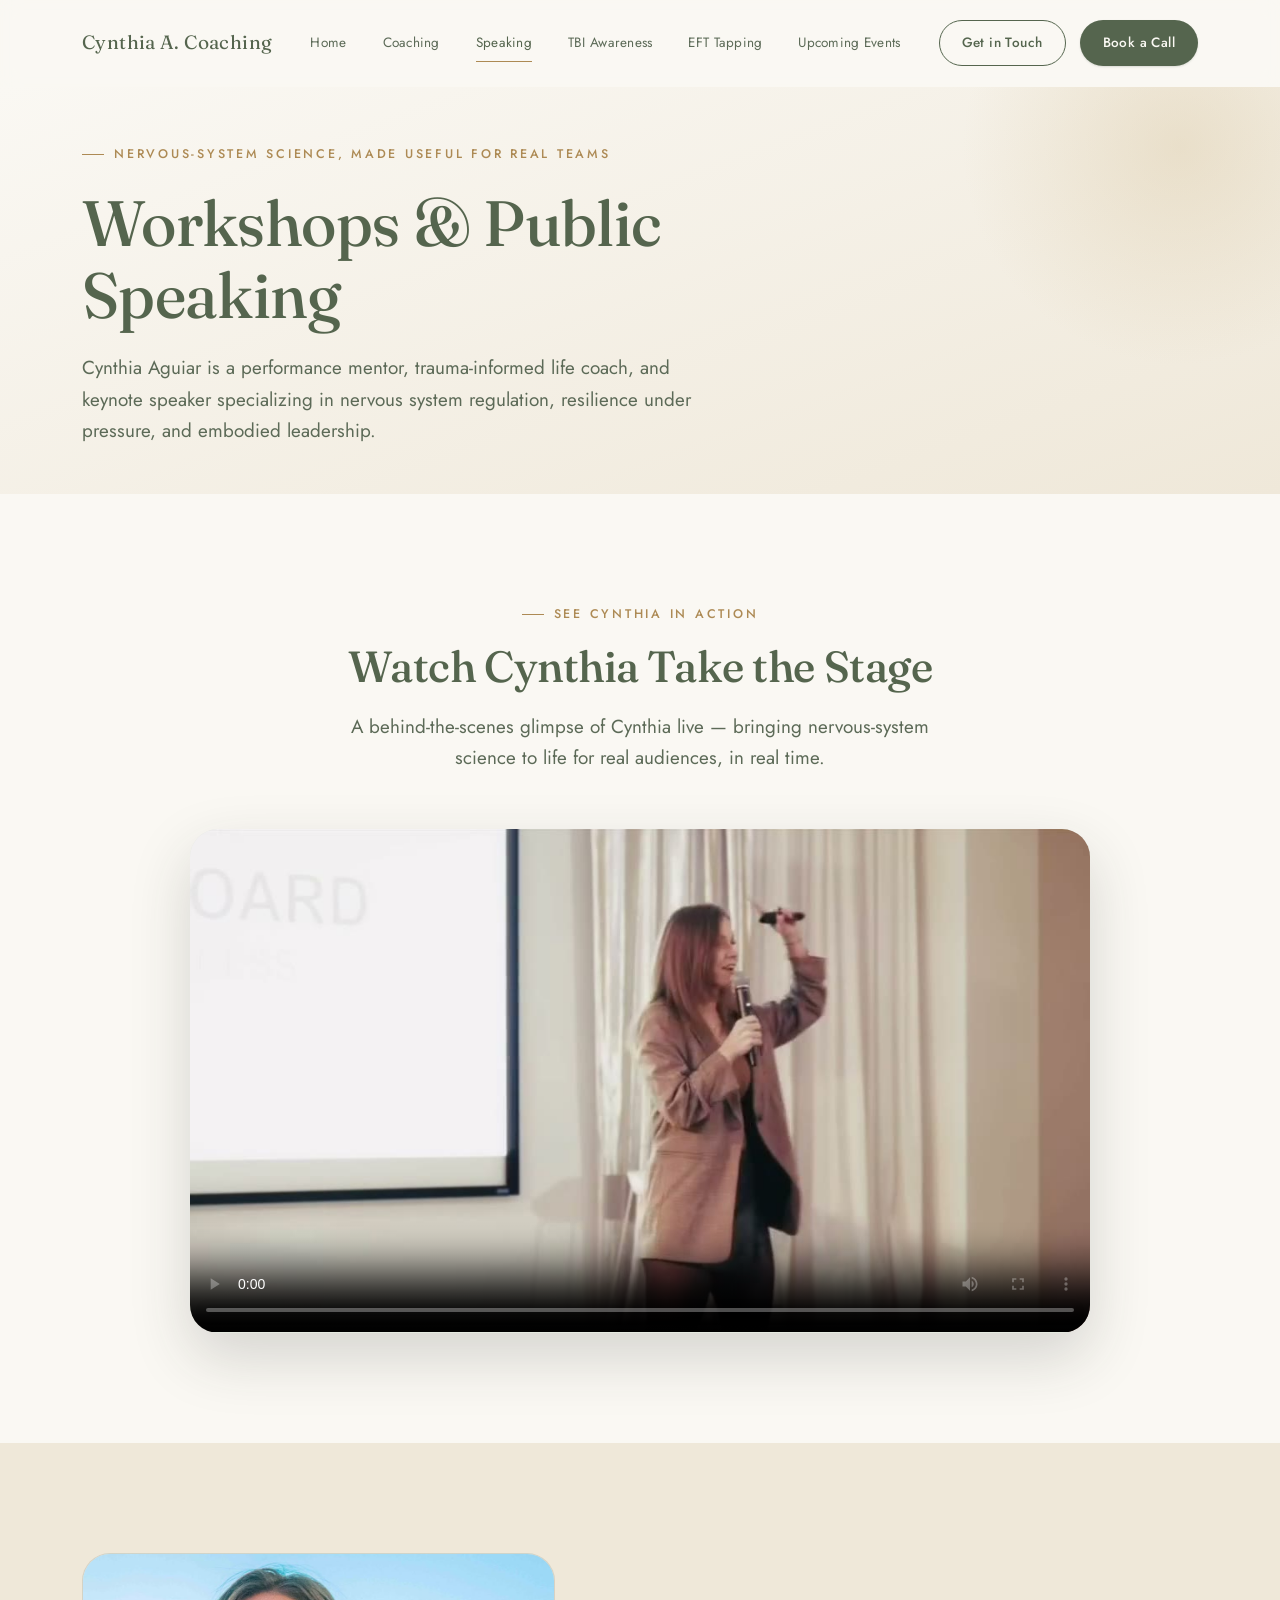
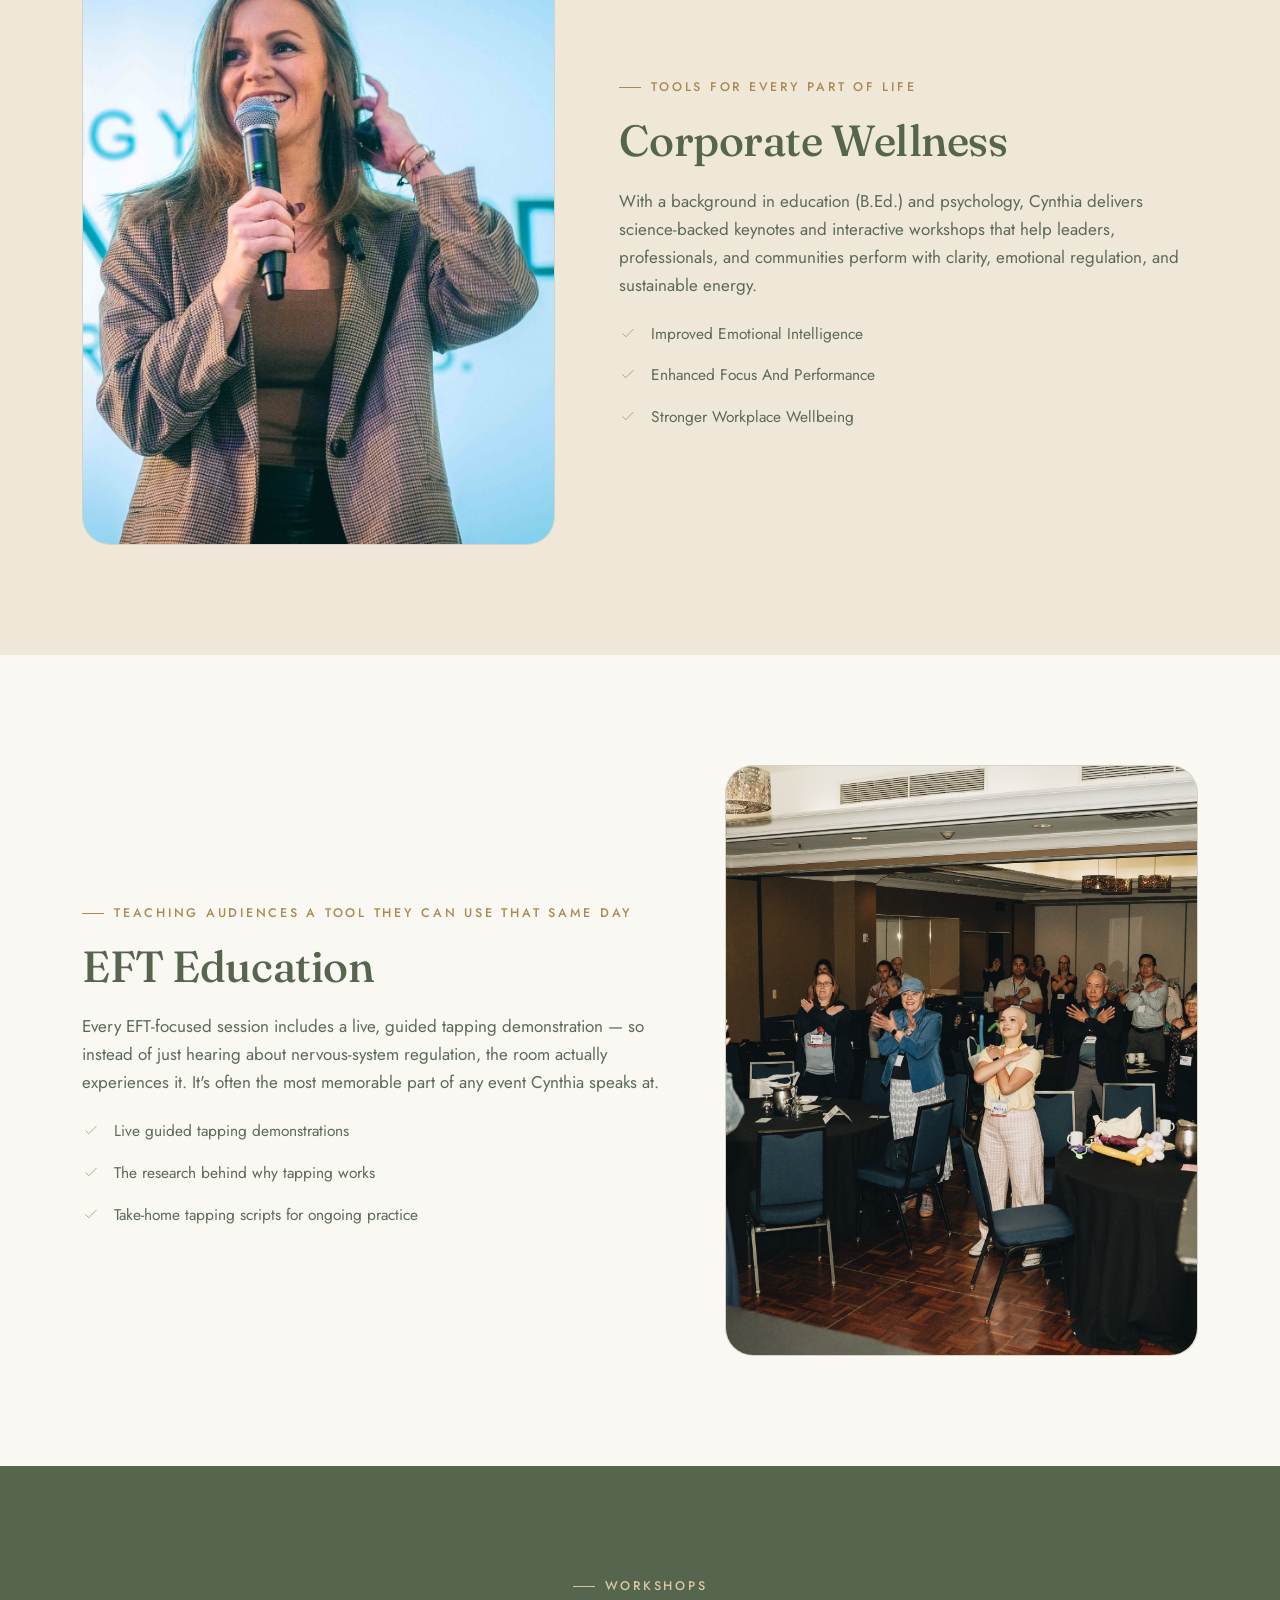
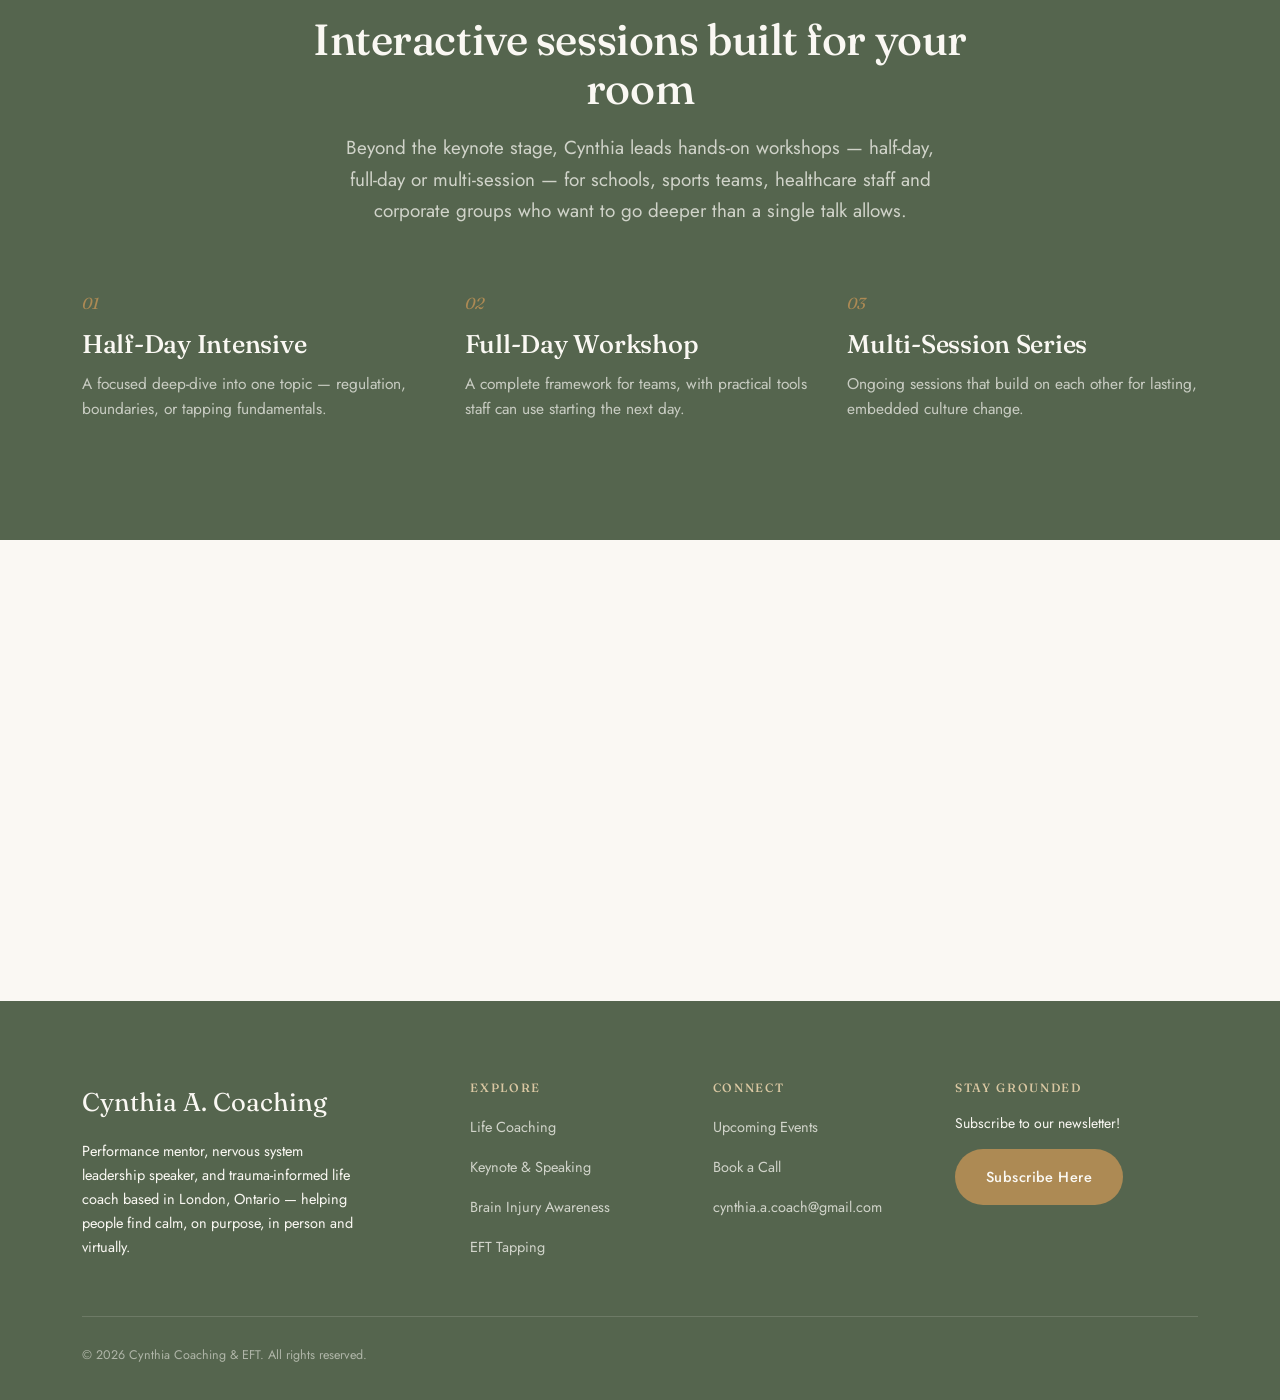
<file: keynote-speaking.html>
<!doctype html>
<html lang="en">
<head>
<meta charset="UTF-8">
<meta name="viewport" content="width=device-width, initial-scale=1.0">
<title>Keynote Speaker in London, Ontario | Cynthia A. Coaching</title>
<meta name="description" content="Book Cynthia Aguiar, a London, Ontario-based keynote speaker, for talks and workshops on nervous-system leadership, resilience and workplace well-being.">
<link rel="icon" type="image/svg+xml" href="favicon.svg">
<link rel="icon" type="image/png" sizes="32x32" href="favicon-32.png">
<link rel="apple-touch-icon" href="apple-touch-icon.png">
<meta property="og:type" content="website">
<meta property="og:site_name" content="Cynthia A. Coaching">
<meta property="og:title" content="Keynote Speaker in London, Ontario | Cynthia A. Coaching">
<meta property="og:description" content="Book Cynthia Aguiar, a London, Ontario-based keynote speaker, for talks and workshops on nervous-system leadership, resilience and workplace well-being.">
<meta property="og:url" content="https://cynthiacoaching.com/keynote-speaking.html">
<meta property="og:image" content="https://cynthiacoaching.com/images/og-image.jpg">
<meta property="og:image:width" content="1200">
<meta property="og:image:height" content="630">
<meta name="twitter:card" content="summary_large_image">
<meta name="twitter:title" content="Keynote Speaker in London, Ontario | Cynthia A. Coaching">
<meta name="twitter:description" content="Book Cynthia Aguiar, a London, Ontario-based keynote speaker, for talks and workshops on nervous-system leadership, resilience and workplace well-being.">
<meta name="twitter:image" content="https://cynthiacoaching.com/images/og-image.jpg">
<link rel="canonical" href="https://cynthiacoaching.com/keynote-speaking.html">
<link rel="preconnect" href="https://fonts.googleapis.com">
<link rel="preconnect" href="https://fonts.gstatic.com" crossorigin>
<link href="https://fonts.googleapis.com/css2?family=Fraunces:ital,opsz,wght@0,9..144,400;0,9..144,500;0,9..144,600;1,9..144,400;1,9..144,500&family=Jost:wght@300;400;500;600&display=swap" rel="stylesheet">
<link rel="stylesheet" href="styles.css?v=18">
<script type="application/ld+json">
{
  "@context": "https://schema.org",
  "@type": "ProfessionalService",
  "name": "Cynthia A. Coaching",
  "alternateName": "Cynthia Aguiar",
  "url": "https://cynthiacoaching.com/keynote-speaking.html",
  "image": "https://cynthiacoaching.com/images/Cynthia_1.jpg",
  "email": "cynthia.a.coach@gmail.com",
  "description": "Keynote speaking and corporate workshops on nervous-system leadership with Cynthia Aguiar, based in London, Ontario and available for events across Canada.",
  "areaServed": {
    "@type": "City",
    "name": "London, Ontario, Canada"
  },
  "founder": {
    "@type": "Person",
    "name": "Cynthia Aguiar"
  },
  "priceRange": "$$"
}
</script>
</head>
<body>

<header class="site-header">
  <div class="header-inner">
    <a href="index.html" class="logo">Cynthia A. Coaching </a>
    <nav class="main-nav">
      <a href="index.html">Home</a>
      <a href="life-coaching.html">Coaching</a>
      <a href="keynote-speaking.html" class="active">Speaking</a>
      <a href="brain-injury-awareness.html">TBI Awareness</a>
      <a href="eft-tapping.html">EFT Tapping</a>
      <a href="upcoming-events.html">Upcoming Events</a>
      <div class="main-nav-cta">
        <a href="contact.html" target="_blank" rel="noopener" class="btn btn-ghost">Get in Touch</a>
        <a href="https://tidycal.com/cynthiaacoach/corporate-or-speaking-inquiry" target="_blank" rel="noopener" class="btn btn-primary">Book a Call</a>
      </div>
    </nav>
    <div class="header-cta">
      <a href="contact.html" target="_blank" rel="noopener" class="btn btn-ghost">Get in Touch</a>
      <a href="https://tidycal.com/cynthiaacoach/corporate-or-speaking-inquiry" target="_blank" rel="noopener" class="btn btn-primary">Book a Call</a>
    </div>
    <button class="nav-toggle" aria-label="Toggle menu"><span></span><span></span><span></span></button>
  </div>
</header>

<main>

  <section class="page-hero">
    <div class="container">
      <div class="hero-reveal" style="max-width:760px;">
        <div class="eyebrow">Nervous-system science, made useful for real teams</div>
        <h1>Workshops &amp; Public Speaking </h1>
        <p class="lede">
Cynthia Aguiar is a performance mentor, trauma-informed life coach, and keynote speaker specializing in nervous system regulation, resilience under pressure, and embodied leadership.</p>
      </div>
    </div>
  </section>

  <!-- INTRO VIDEO -->
  <section>
    <div class="container">
      <div class="section-head center reveal">
        <div class="eyebrow" style="justify-content:center; display:flex;">See Cynthia in Action</div>
        <h2>Watch Cynthia Take the Stage</h2>
        <p class="lede" style="margin:20px auto 0;">A behind-the-scenes glimpse of Cynthia live — bringing nervous-system science to life for real audiences, in real time.</p>
      </div>
      <div class="intro-video reveal-pop">
        <video controls preload="metadata" poster="images/videos/SpeakingIntro-poster.jpg" title="Cynthia speaking live on stage">
          <source src="images/videos/SpeakingIntro.mp4" type="video/mp4">
        </video>
      </div>
    </div>
  </section>

  <!-- CORPORATE WELLNESS! -->
  <section class="section-alt">
    <div class="container split">
      <div class="split-media reveal-pop">
        <img src="images/CloseupSpeaking_3.jpg" alt="Cynthia speaking on stage with a microphone during a corporate keynote">
      </div>
      <div class="split-body reveal">
        <div class="eyebrow">Tools for every part of life</div>
        <h2>Corporate Wellness </h2>
        <p>With a background in education (B.Ed.) and psychology, Cynthia delivers science-backed keynotes and interactive workshops that help leaders, professionals, and communities perform with clarity, emotional regulation, and sustainable energy. </p>
        <ul class="check-list" style="margin-top:22px;">
          <li><svg viewBox="0 0 24 24" fill="none" stroke-linecap="round" stroke-linejoin="round"><path d="M5 13l4 4L19 7"/></svg>Improved Emotional Intelligence</li>
          <li><svg viewBox="0 0 24 24" fill="none" stroke-linecap="round" stroke-linejoin="round"><path d="M5 13l4 4L19 7"/></svg>Enhanced Focus And Performance</li>
          <li><svg viewBox="0 0 24 24" fill="none" stroke-linecap="round" stroke-linejoin="round"><path d="M5 13l4 4L19 7"/></svg>Stronger Workplace Wellbeing</li>
        </ul>
      </div>
    </div>
  </section>

  <!-- EFT EDUCATION -->
  <section>
    <div class="container split reverse">
      <div class="split-media reveal-pop">
        <img src="images/EFTWithCrowd.JPEG" alt="A full room of attendees following along with a live EFT tapping demonstration" style="object-position: center 78%;">
      </div>
      <div class="split-body reveal">
        <div class="eyebrow">Teaching audiences a tool they can use that same day</div>
        <h2>EFT Education</h2>
        <p>Every EFT-focused session includes a live, guided tapping demonstration — so instead of just hearing about nervous-system regulation, the room actually experiences it. It's often the most memorable part of any event Cynthia speaks at.</p>
        <ul class="check-list" style="margin-top:22px;">
          <li><svg viewBox="0 0 24 24" fill="none" stroke-linecap="round" stroke-linejoin="round"><path d="M5 13l4 4L19 7"/></svg>Live guided tapping demonstrations</li>
          <li><svg viewBox="0 0 24 24" fill="none" stroke-linecap="round" stroke-linejoin="round"><path d="M5 13l4 4L19 7"/></svg>The research behind why tapping works</li>
          <li><svg viewBox="0 0 24 24" fill="none" stroke-linecap="round" stroke-linejoin="round"><path d="M5 13l4 4L19 7"/></svg>Take-home tapping scripts for ongoing practice</li>
        </ul>
      </div>
    </div>
  </section>

  <!-- WORKSHOPS -->
  <section class="section-deep">
    <div class="container">
      <div class="section-head center reveal">
        <div class="eyebrow" style="justify-content:center; display:flex;">Workshops</div>
        <h2>Interactive sessions built for your room</h2>
        <p class="lede" style="margin:20px auto 0; color:rgba(250,248,243,0.75);">Beyond the keynote stage, Cynthia leads hands-on workshops — half-day, full-day or multi-session — for schools, sports teams, healthcare staff and corporate groups who want to go deeper than a single talk allows.</p>
      </div>
      <div class="grid-3">
        <div class="pillar reveal">
          <span class="num">01</span>
          <h3 style="color:#FAF8F3;">Half-Day Intensive</h3>
          <p style="color:rgba(250,248,243,0.7);">A focused deep-dive into one topic — regulation, boundaries, or tapping fundamentals.</p>
        </div>
        <div class="pillar reveal">
          <span class="num">02</span>
          <h3 style="color:#FAF8F3;">Full-Day Workshop</h3>
          <p style="color:rgba(250,248,243,0.7);">A complete framework for teams, with practical tools staff can use starting the next day.</p>
        </div>
        <div class="pillar reveal">
          <span class="num">03</span>
          <h3 style="color:#FAF8F3;">Multi-Session Series</h3>
          <p style="color:rgba(250,248,243,0.7);">Ongoing sessions that build on each other for lasting, embedded culture change.</p>
        </div>
      </div>
    </div>
  </section>

  <!-- CTA -->
  <section id="book" class="tight">
    <div class="container">
      <div class="cta-band reveal">
        <h2>Bring Cynthia to your stage or your team</h2>
        <p>Share your event or organization's needs, and Cynthia will help you find the right format.</p>
        <div class="btn-row">
          <a href="https://tidycal.com/cynthiaacoach/corporate-or-speaking-inquiry" target="_blank" rel="noopener" class="btn btn-light">Book a Call</a>
          <a href="contact.html" target="_blank" rel="noopener" class="btn btn-ghost" style="border-color:rgba(250,248,243,0.5); color:#FAF8F3;">Get in Touch</a>
        </div>
      </div>
    </div>
  </section>

</main>

<footer class="site-footer">
  <div class="container">
    <div class="footer-grid">
      <div>
        <div class="footer-logo">Cynthia A. Coaching</div>
        <p style="max-width:280px; font-size:14.5px; color: #FAF8F3;">Performance mentor, nervous system leadership speaker, and trauma-informed life coach based in London, Ontario &mdash; helping people find calm, on purpose, in person and virtually.</p>
      </div>
      <div class="footer-col">
        <h4>Explore</h4>
        <ul>
          <li><a href="life-coaching.html">Life Coaching</a></li>
          <li><a href="keynote-speaking.html">Keynote &amp; Speaking</a></li>
          <li><a href="brain-injury-awareness.html">Brain Injury Awareness</a></li>
          <li><a href="eft-tapping.html">EFT Tapping</a></li>
        </ul>
      </div>
      <div class="footer-col">
        <h4>Connect</h4>
        <ul>
          <li><a href="upcoming-events.html">Upcoming Events</a></li>
          <li><a href="https://tidycal.com/cynthiaacoach/corporate-or-speaking-inquiry" target="_blank" rel="noopener">Book a Call</a></li>
          <li><a href="mailto:cynthia.a.coach@gmail.com">cynthia.a.coach@gmail.com</a></li>
        </ul>
      </div>
      <div class="footer-col">
        <h4>Stay Grounded</h4>
        <p style="font-size:14px; margin-bottom:14px; color:#FAF8F3">Subscribe to our newsletter!</p>
        <a href="https://go.cynthiacoaching.com/e10a1b3c" target="_blank" rel="noopener" class="btn btn-gold">Subscribe Here</a>
      </div>
    </div>
    <div class="footer-bottom">
      <span>© 2026 Cynthia Coaching &amp; EFT. All rights reserved.</span>
     
    </div>
  </div>
</footer>

<script src="script.js"></script>
</body>
</html>
</file>
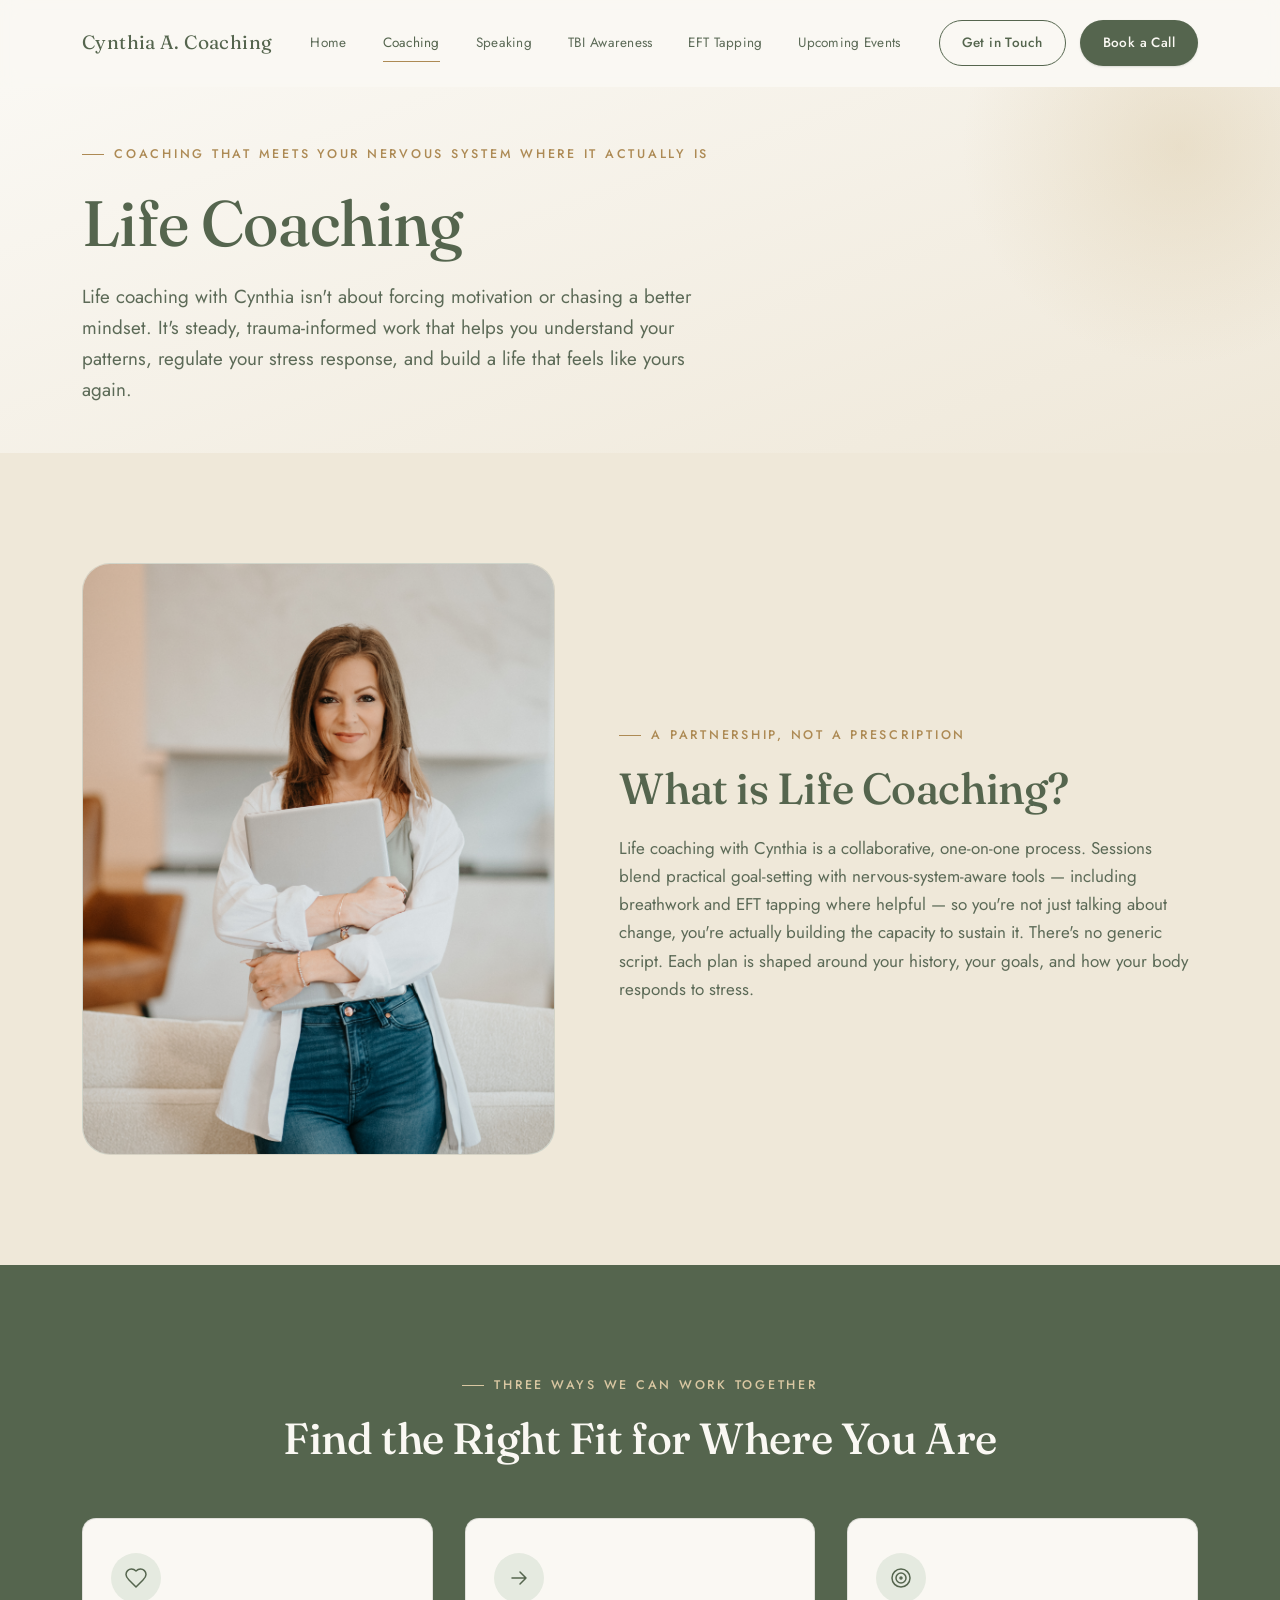
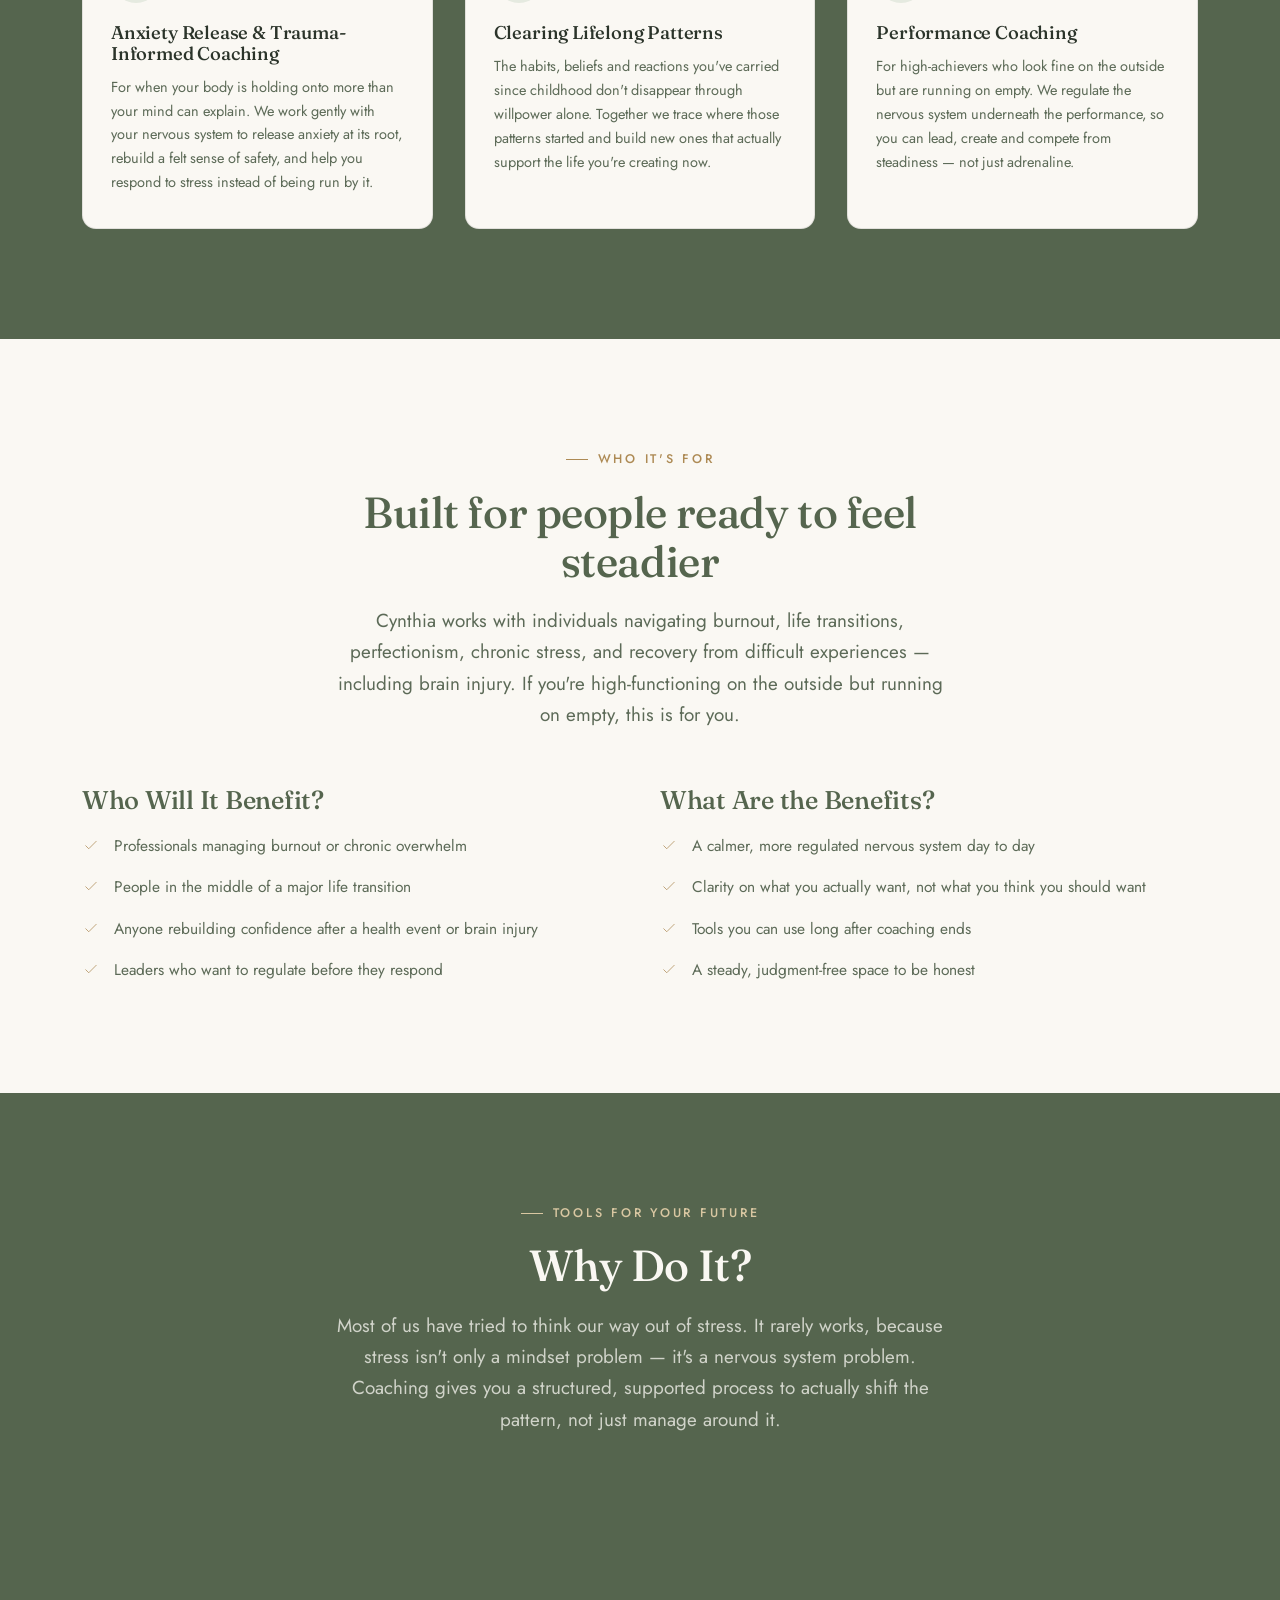
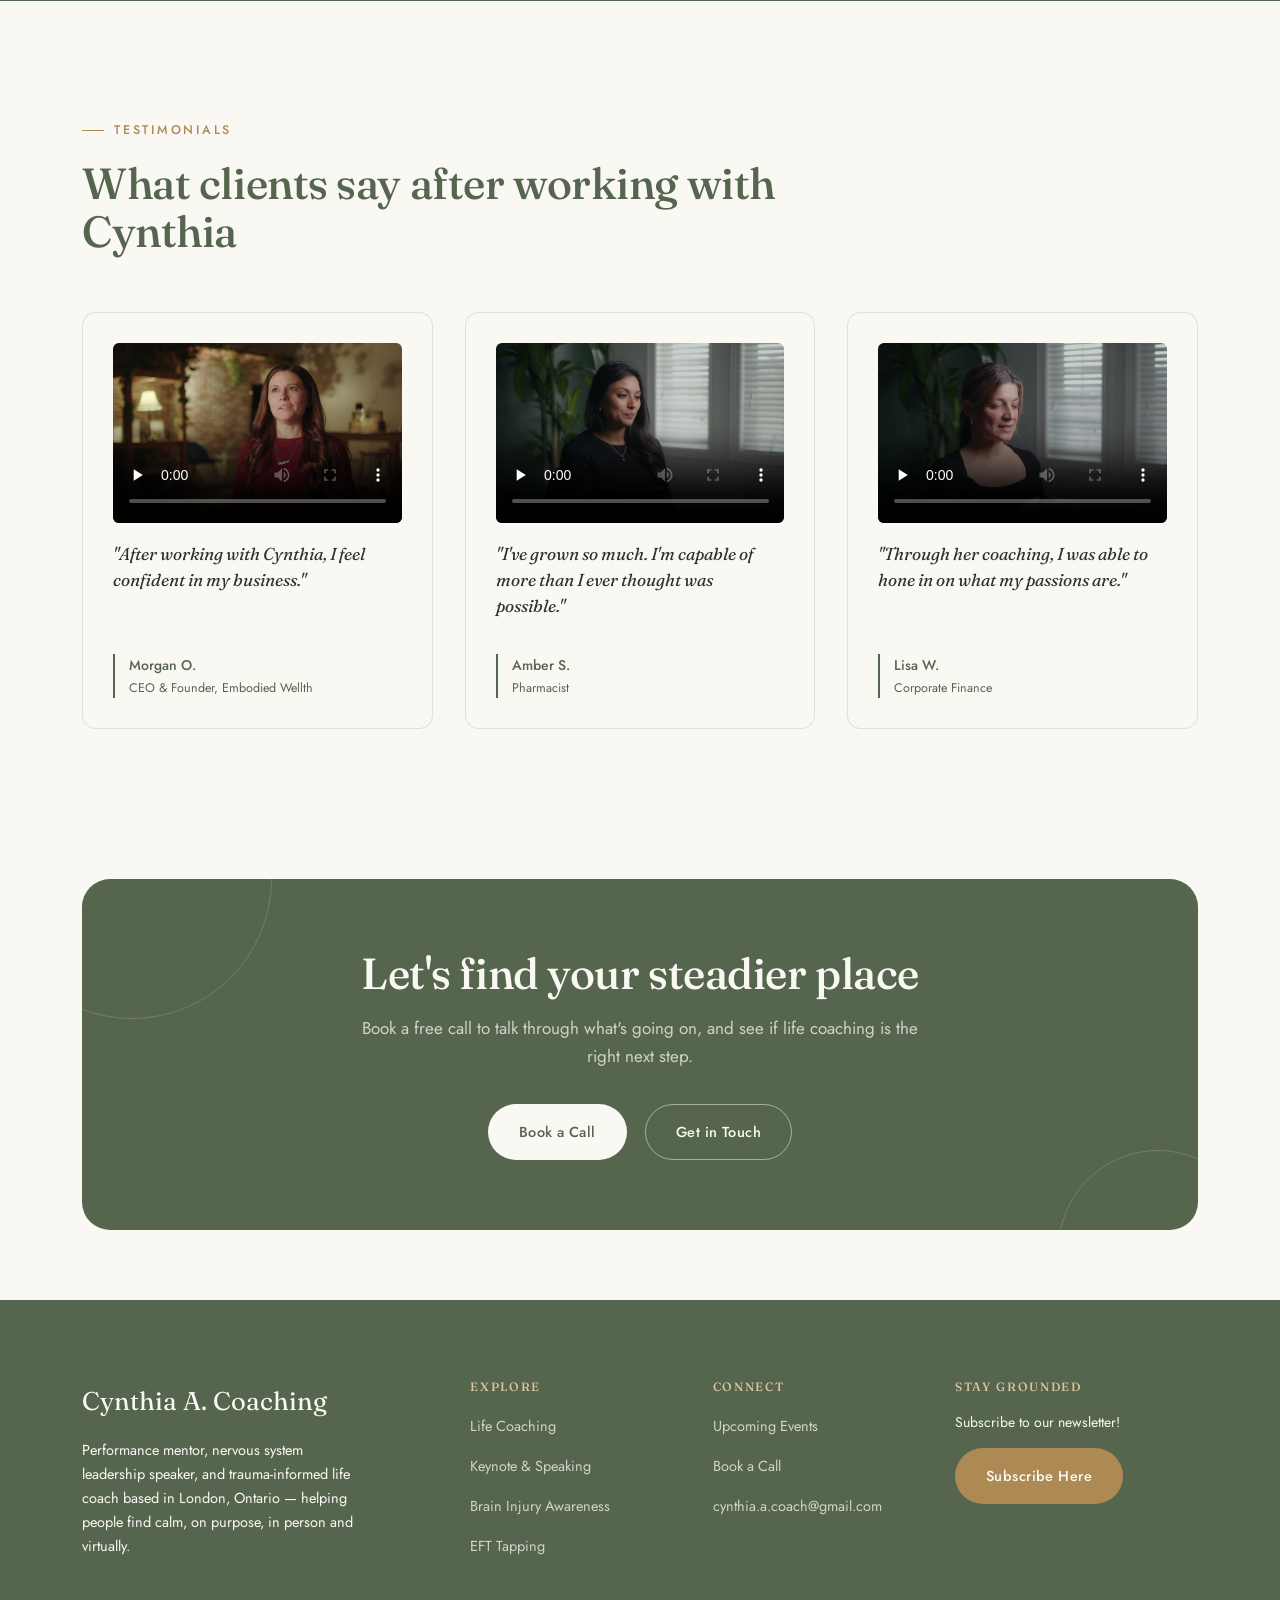
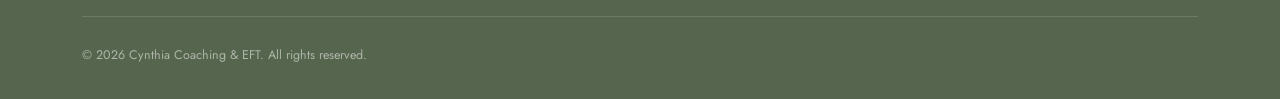
<file: life-coaching.html>
<!doctype html>
<html lang="en">
<head>
<meta charset="UTF-8">
<meta name="viewport" content="width=device-width, initial-scale=1.0">
<title>Life Coach in London, Ontario | Cynthia A. Coaching</title>
<meta name="description" content="Trauma-informed, nervous-system-aware life coaching in London, Ontario — in person or virtual. Personalized support for calm, clarity and lasting change.">
<link rel="icon" type="image/svg+xml" href="favicon.svg">
<link rel="icon" type="image/png" sizes="32x32" href="favicon-32.png">
<link rel="apple-touch-icon" href="apple-touch-icon.png">
<meta property="og:type" content="website">
<meta property="og:site_name" content="Cynthia A. Coaching">
<meta property="og:title" content="Life Coach in London, Ontario | Cynthia A. Coaching">
<meta property="og:description" content="Trauma-informed, nervous-system-aware life coaching in London, Ontario — in person or virtual. Personalized support for calm, clarity and lasting change.">
<meta property="og:url" content="https://cynthiacoaching.com/life-coaching.html">
<meta property="og:image" content="https://cynthiacoaching.com/images/og-image.jpg">
<meta property="og:image:width" content="1200">
<meta property="og:image:height" content="630">
<meta name="twitter:card" content="summary_large_image">
<meta name="twitter:title" content="Life Coach in London, Ontario | Cynthia A. Coaching">
<meta name="twitter:description" content="Trauma-informed, nervous-system-aware life coaching in London, Ontario — in person or virtual. Personalized support for calm, clarity and lasting change.">
<meta name="twitter:image" content="https://cynthiacoaching.com/images/og-image.jpg">
<link rel="canonical" href="https://cynthiacoaching.com/life-coaching.html">
<link rel="preconnect" href="https://fonts.googleapis.com">
<link rel="preconnect" href="https://fonts.gstatic.com" crossorigin>
<link href="https://fonts.googleapis.com/css2?family=Fraunces:ital,opsz,wght@0,9..144,400;0,9..144,500;0,9..144,600;1,9..144,400;1,9..144,500&family=Jost:wght@300;400;500;600&display=swap" rel="stylesheet">
<link rel="stylesheet" href="styles.css?v=23">
<script type="application/ld+json">
{
  "@context": "https://schema.org",
  "@type": "ProfessionalService",
  "name": "Cynthia A. Coaching",
  "alternateName": "Cynthia Aguiar",
  "url": "https://cynthiacoaching.com/life-coaching.html",
  "image": "https://cynthiacoaching.com/images/Cynthia_1.jpg",
  "email": "cynthia.a.coach@gmail.com",
  "description": "Trauma-informed, nervous-system-aware life coaching with Cynthia Aguiar, serving London, Ontario in person and virtually across Canada.",
  "areaServed": {
    "@type": "City",
    "name": "London, Ontario, Canada"
  },
  "founder": {
    "@type": "Person",
    "name": "Cynthia Aguiar"
  },
  "priceRange": "$$"
}
</script>
</head>
<body>

<header class="site-header">
  <div class="header-inner">
    <a href="index.html" class="logo">Cynthia A. Coaching</a>
    <nav class="main-nav">
      <a href="index.html">Home</a>
      <a href="life-coaching.html" class="active">Coaching</a>
      <a href="keynote-speaking.html">Speaking</a>
      <a href="brain-injury-awareness.html">TBI Awareness</a>
      <a href="eft-tapping.html">EFT Tapping</a>
      <a href="upcoming-events.html">Upcoming Events</a>
      <div class="main-nav-cta">
        <a href="contact.html" target="_blank" rel="noopener" class="btn btn-ghost">Get in Touch</a>
        <a href="https://tidycal.com/cynthiaacoach/60-minute-meeting" target="_blank" rel="noopener" class="btn btn-primary">Book a Call</a>
      </div>
    </nav>
    <div class="header-cta">
      <a href="contact.html" target="_blank" rel="noopener" class="btn btn-ghost">Get in Touch</a>
      <a href="https://tidycal.com/cynthiaacoach/60-minute-meeting" target="_blank" rel="noopener" class="btn btn-primary">Book a Call</a>
    </div>
    <button class="nav-toggle" aria-label="Toggle menu"><span></span><span></span><span></span></button>
  </div>
</header>

<main>

  <!-- PAGE HERO / INTRO -->
  <section class="page-hero">
    <div class="container">
      <div class="hero-reveal" style="max-width:760px;">
        <div class="eyebrow">Coaching that meets your nervous system where it actually is</div>
        <h1>Life Coaching</h1>
        <p class="lede">Life coaching with Cynthia isn't about forcing motivation or chasing a better mindset. It's steady, trauma-informed work that helps you understand your patterns, regulate your stress response, and build a life that feels like yours again.</p>
      </div>
    </div>
  </section>

  <!-- WHAT IS IT -->
  <section class="section-alt">
    <div class="container split">
      <div class="split-media reveal-pop">
        <img src="images/Cynthia_2.jpg" alt="Cynthia Aguiar standing confidently indoors">
      </div>
      <div class="split-body reveal">
        <div class="eyebrow">A partnership, not a prescription</div>
        <h2>What is Life Coaching?</h2>
        <p>Life coaching with Cynthia is a collaborative, one-on-one process. Sessions blend practical goal-setting with nervous-system-aware tools — including breathwork and EFT tapping where helpful — so you're not just talking about change, you're actually building the capacity to sustain it. There's no generic script. Each plan is shaped around your history, your goals, and how your body responds to stress.</p>
      </div>
    </div>
  </section>

  <!-- TYPES OF COACHING -->
  <section class="section-deep">
    <div class="container">
      <div class="section-head center reveal">
        <div class="eyebrow" style="justify-content:center; display:flex;">Three Ways We Can Work Together</div>
        <h2>Find the Right Fit for Where You Are</h2>
      </div>
      <div class="grid-3">
        <div class="audience-card reveal">
          <div class="icon-wrap"><svg viewBox="0 0 24 24" fill="none" stroke-width="1.5" stroke-linecap="round" stroke-linejoin="round"><path d="M19 14c1.49-1.46 3-3.21 3-5.5A5.5 5.5 0 0 0 16.5 3c-1.76 0-3 .5-4.5 2-1.5-1.5-2.74-2-4.5-2A5.5 5.5 0 0 0 2 8.5c0 2.3 1.5 4.05 3 5.5l7 7Z"/></svg></div>
          <h3>Anxiety Release &amp; Trauma-Informed Coaching</h3>
          <p>For when your body is holding onto more than your mind can explain. We work gently with your nervous system to release anxiety at its root, rebuild a felt sense of safety, and help you respond to stress instead of being run by it.</p>
        </div>
        <div class="audience-card reveal">
          <div class="icon-wrap"><svg viewBox="0 0 24 24" fill="none" stroke-width="1.5" stroke-linecap="round" stroke-linejoin="round"><path d="M5 12h14M13 6l6 6-6 6"/></svg></div>
          <h3>Clearing Lifelong Patterns</h3>
          <p>The habits, beliefs and reactions you've carried since childhood don't disappear through willpower alone. Together we trace where those patterns started and build new ones that actually support the life you're creating now.</p>
        </div>
        <div class="audience-card reveal">
          <div class="icon-wrap"><svg viewBox="0 0 24 24" fill="none" stroke-width="1.5" stroke-linecap="round" stroke-linejoin="round"><circle cx="12" cy="12" r="9"/><circle cx="12" cy="12" r="5"/><circle cx="12" cy="12" r="1"/></svg></div>
          <h3>Performance Coaching</h3>
          <p>For high-achievers who look fine on the outside but are running on empty. We regulate the nervous system underneath the performance, so you can lead, create and compete from steadiness — not just adrenaline.</p>
        </div>
      </div>
    </div>
  </section>

  <!-- WHO / BENEFITS -->
  <section>
    <div class="container">
      <div class="section-head center reveal">
        <div class="eyebrow" style="justify-content:center; display:flex;">Who It's For</div>
        <h2>Built for people ready to feel steadier</h2>
        <p class="lede" style="margin:20px auto 0;">Cynthia works with individuals navigating burnout, life transitions, perfectionism, chronic stress, and recovery from difficult experiences — including brain injury. If you're high-functioning on the outside but running on empty, this is for you.</p>
      </div>
      <div class="grid-2" style="margin-top:20px;">
        <div class="reveal">
          <h3 style="margin-bottom:18px;">Who Will It Benefit?</h3>
          <ul class="check-list">
            <li><svg viewBox="0 0 24 24" fill="none" stroke-linecap="round" stroke-linejoin="round"><path d="M5 13l4 4L19 7"/></svg>Professionals managing burnout or chronic overwhelm</li>
            <li><svg viewBox="0 0 24 24" fill="none" stroke-linecap="round" stroke-linejoin="round"><path d="M5 13l4 4L19 7"/></svg>People in the middle of a major life transition</li>
            <li><svg viewBox="0 0 24 24" fill="none" stroke-linecap="round" stroke-linejoin="round"><path d="M5 13l4 4L19 7"/></svg>Anyone rebuilding confidence after a health event or brain injury</li>
            <li><svg viewBox="0 0 24 24" fill="none" stroke-linecap="round" stroke-linejoin="round"><path d="M5 13l4 4L19 7"/></svg>Leaders who want to regulate before they respond</li>
          </ul>
        </div>
        <div class="reveal">
          <h3 style="margin-bottom:18px;">What Are the Benefits?</h3>
          <ul class="check-list">
            <li><svg viewBox="0 0 24 24" fill="none" stroke-linecap="round" stroke-linejoin="round"><path d="M5 13l4 4L19 7"/></svg>A calmer, more regulated nervous system day to day</li>
            <li><svg viewBox="0 0 24 24" fill="none" stroke-linecap="round" stroke-linejoin="round"><path d="M5 13l4 4L19 7"/></svg>Clarity on what you actually want, not what you think you should want</li>
            <li><svg viewBox="0 0 24 24" fill="none" stroke-linecap="round" stroke-linejoin="round"><path d="M5 13l4 4L19 7"/></svg>Tools you can use long after coaching ends</li>
            <li><svg viewBox="0 0 24 24" fill="none" stroke-linecap="round" stroke-linejoin="round"><path d="M5 13l4 4L19 7"/></svg>A steady, judgment-free space to be honest</li>
          </ul>
        </div>
      </div>
    </div>
  </section>

  <!-- WHY DO IT -->
  <section class="section-deep">
    <div class="container">
      <div class="section-head center reveal">
        <div class="eyebrow" style="justify-content:center; display:flex;">Tools for your future</div>
        <h2>Why Do It?</h2>
        <p class="lede" style="margin:20px auto 0; color:rgba(250,248,243,0.75);">Most of us have tried to think our way out of stress. It rarely works, because stress isn't only a mindset problem — it's a nervous system problem. Coaching gives you a structured, supported process to actually shift the pattern, not just manage around it.</p>
      </div>
    </div>
  </section>

  <!-- TESTIMONIALS -->
  <section>
    <div class="container">
      <div class="section-head reveal">
        <div class="eyebrow">Testimonials</div>
        <h2>What clients say after working with Cynthia</h2>
      </div>
      <div class="grid-3">
        <div class="testimonial-card reveal">
          <div class="testimonial-media">
            <video controls preload="none" poster="images/videos/Test1-poster.jpg" title="Client testimonial video">
              <source src="images/videos/Test1.mp4" type="video/mp4">
            </video>
          </div>

          <p class="testimonial-quote">"After working with Cynthia, I feel confident in my business."</p>
          <div class="testimonial-who">
            <div class="testimonial-avatar"></div>
            <div>
              <div class="testimonial-name">Morgan O.</div>
              <div class="testimonial-role">CEO &amp; Founder, Embodied Wellth</div>
            </div>
          </div>
        </div>
        <div class="testimonial-card reveal">
          <div class="testimonial-media">
            <video controls preload="none" poster="images/videos/Test4-poster.jpg" title="Client testimonial video">
              <source src="images/videos/Test4.mp4" type="video/mp4">
            </video>
          </div>

          <p class="testimonial-quote">"I've grown so much. I'm capable of more than I ever thought was possible."</p>
          <div class="testimonial-who">
            <div class="testimonial-avatar"></div>
            <div>
              <div class="testimonial-name">Amber S.</div>
              <div class="testimonial-role">Pharmacist</div>
            </div>
          </div>
        </div>
        <div class="testimonial-card reveal">
          <div class="testimonial-media">
            <video controls preload="none" poster="images/videos/Test3-poster.jpg" title="Client testimonial video">
              <source src="images/videos/Test3.mp4" type="video/mp4">
            </video>
          </div>

          <p class="testimonial-quote">"Through her coaching, I was able to hone in on what my passions are."</p>
          <div class="testimonial-who">
            <div class="testimonial-avatar"></div>
            <div>
              <div class="testimonial-name">Lisa W.</div>
              <div class="testimonial-role">Corporate Finance</div>
            </div>
          </div>
        </div>
      </div>
     
    </div>
  </section>

  <!-- CTA -->
  <section id="book" class="tight">
    <div class="container">
      <div class="cta-band reveal">
        <h2>Let's find your steadier place</h2>
        <p>Book a free call to talk through what's going on, and see if life coaching is the right next step.</p>
        <div class="btn-row">
          <a href="https://tidycal.com/cynthiaacoach/60-minute-meeting" target="_blank" rel="noopener" class="btn btn-light">Book a Call</a>
          <a href="contact.html" target="_blank" rel="noopener" class="btn btn-ghost" style="border-color:rgba(250,248,243,0.5); color:#FAF8F3;">Get in Touch</a>
        </div>
      </div>
    </div>
  </section>

</main>

<footer class="site-footer">
  <div class="container">
    <div class="footer-grid">
      <div>
        <div class="footer-logo">Cynthia A. Coaching</div>
        <p style="max-width:280px; font-size:14.5px; color: #FAF8F3;">Performance mentor, nervous system leadership speaker, and trauma-informed life coach based in London, Ontario &mdash; helping people find calm, on purpose, in person and virtually.</p>
      </div>
      <div class="footer-col">
        <h4>Explore</h4>
        <ul>
          <li><a href="life-coaching.html">Life Coaching</a></li>
          <li><a href="keynote-speaking.html">Keynote &amp; Speaking</a></li>
          <li><a href="brain-injury-awareness.html">Brain Injury Awareness</a></li>
          <li><a href="eft-tapping.html">EFT Tapping</a></li>
        </ul>
      </div>
      <div class="footer-col">
        <h4>Connect</h4>
        <ul>
          <li><a href="upcoming-events.html">Upcoming Events</a></li>
          <li><a href="https://tidycal.com/cynthiaacoach/60-minute-meeting" target="_blank" rel="noopener">Book a Call</a></li>
          <li><a href="mailto:cynthia.a.coach@gmail.com">cynthia.a.coach@gmail.com</a></li>
        </ul>
      </div>
      <div class="footer-col">
        <h4>Stay Grounded</h4>
        <p style="font-size:14px; margin-bottom:14px; color:#FAF8F3">Subscribe to our newsletter!</p>
        <a href="https://go.cynthiacoaching.com/e10a1b3c" target="_blank" rel="noopener" class="btn btn-gold">Subscribe Here</a>
      </div>
    </div>
    <div class="footer-bottom">
      <span>© 2026 Cynthia Coaching &amp; EFT. All rights reserved.</span>
      
    </div>
  </div>
</footer>

<script src="script.js?v=2"></script>
</body>
</html>
</file>
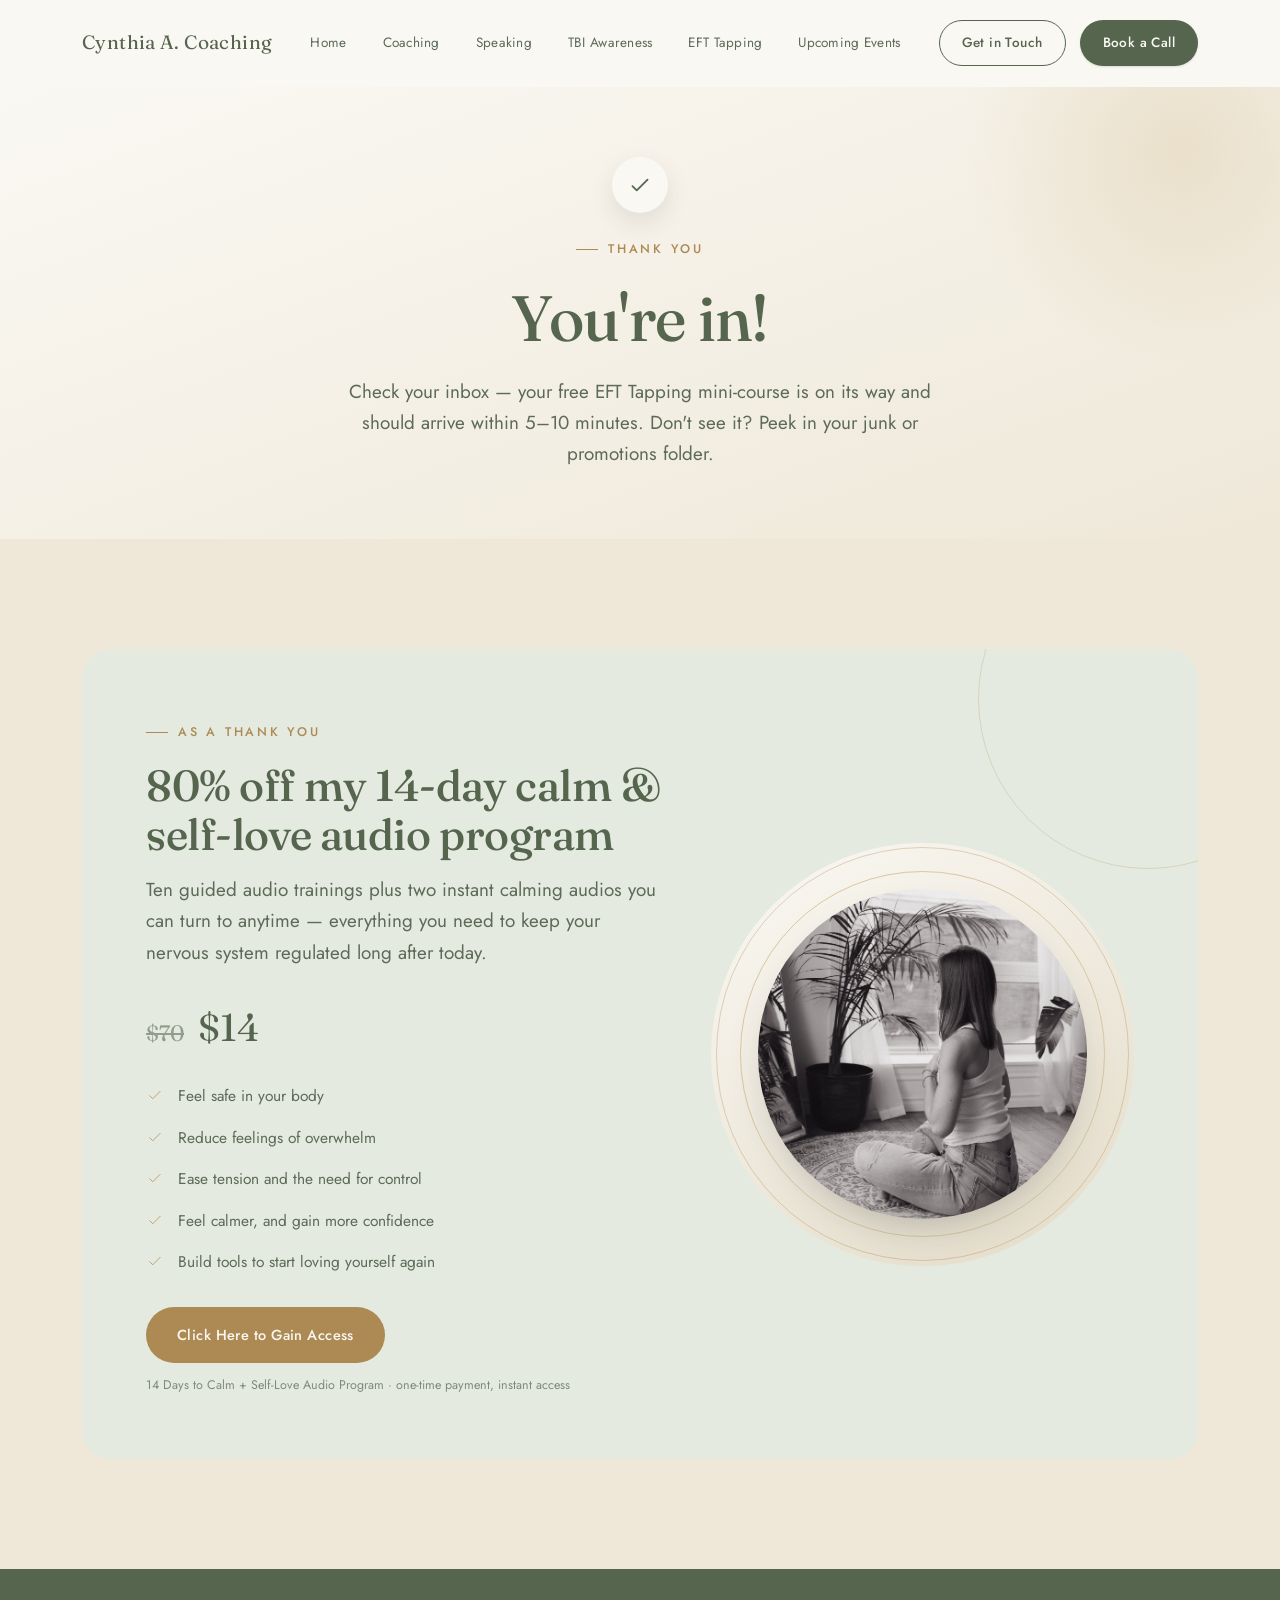
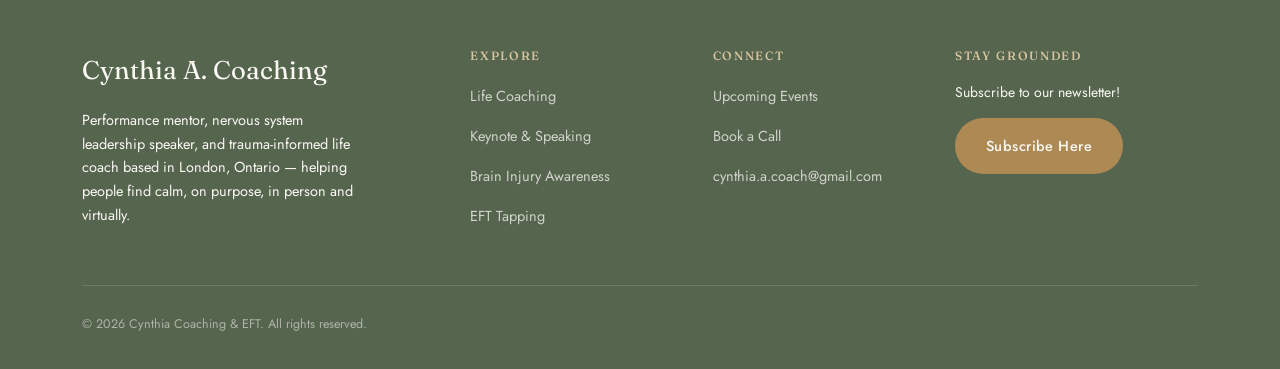
<file: thankyou.html>
<!doctype html>
<html lang="en">
<head>
<meta charset="UTF-8">
<meta name="viewport" content="width=device-width, initial-scale=1.0">
<title>Thank You — Cynthia</title>
<meta name="description" content="Your free EFT Tapping mini-course is on its way — plus a special one-time offer.">
<link rel="icon" type="image/svg+xml" href="favicon.svg">
<link rel="icon" type="image/png" sizes="32x32" href="favicon-32.png">
<link rel="apple-touch-icon" href="apple-touch-icon.png">
<meta property="og:type" content="website">
<meta property="og:site_name" content="Cynthia A. Coaching">
<meta property="og:title" content="Thank You — Cynthia">
<meta property="og:description" content="Your free EFT Tapping mini-course is on its way — plus a special one-time offer.">
<meta property="og:url" content="https://cynthiacoaching.com/thankyou.html">
<meta property="og:image" content="https://cynthiacoaching.com/images/og-image.jpg">
<meta property="og:image:width" content="1200">
<meta property="og:image:height" content="630">
<meta name="twitter:card" content="summary_large_image">
<meta name="twitter:title" content="Thank You — Cynthia">
<meta name="twitter:description" content="Your free EFT Tapping mini-course is on its way — plus a special one-time offer.">
<meta name="twitter:image" content="https://cynthiacoaching.com/images/og-image.jpg">
<meta name="robots" content="noindex">
<link rel="preconnect" href="https://fonts.googleapis.com">
<link rel="preconnect" href="https://fonts.gstatic.com" crossorigin>
<link href="https://fonts.googleapis.com/css2?family=Fraunces:ital,opsz,wght@0,9..144,400;0,9..144,500;0,9..144,600;1,9..144,400;1,9..144,500&family=Jost:wght@300;400;500;600&display=swap" rel="stylesheet">
<link rel="stylesheet" href="styles.css?v=23">
</head>
<body>

<header class="site-header">
  <div class="header-inner">
    <a href="index.html" class="logo">Cynthia A. Coaching</a>
    <nav class="main-nav">
      <a href="index.html">Home</a>
      <a href="life-coaching.html">Coaching</a>
      <a href="keynote-speaking.html">Speaking</a>
      <a href="brain-injury-awareness.html">TBI Awareness</a>
      <a href="eft-tapping.html">EFT Tapping</a>
      <a href="upcoming-events.html">Upcoming Events</a>
      <div class="main-nav-cta">
        <a href="contact.html" target="_blank" rel="noopener" class="btn btn-ghost">Get in Touch</a>
        <a href="https://tidycal.com/cynthiaacoach/discovery" target="_blank" rel="noopener" class="btn btn-primary">Book a Call</a>
      </div>
    </nav>
    <div class="header-cta">
      <a href="contact.html" target="_blank" rel="noopener" class="btn btn-ghost">Get in Touch</a>
      <a href="https://tidycal.com/cynthiaacoach/discovery" target="_blank" rel="noopener" class="btn btn-primary">Book a Call</a>
    </div>
    <button class="nav-toggle" aria-label="Toggle menu"><span></span><span></span><span></span></button>
  </div>
</header>

<main>

  <!-- THANK YOU -->
  <section class="page-hero tight">
    <div class="container">
      <div class="hero-reveal" style="max-width:640px; margin:0 auto; text-align:center;">
        <div class="icon-wrap" style="width:56px; height:56px; border-radius:50%; background:var(--bg); display:flex; align-items:center; justify-content:center; margin:0 auto 26px; box-shadow:0 10px 24px rgba(43,52,42,0.1);">
          <svg viewBox="0 0 24 24" fill="none" stroke="currentColor" stroke-width="1.6" stroke-linecap="round" stroke-linejoin="round" style="width:26px; height:26px; color:var(--sage-dark);"><path d="M5 13l4 4L19 7"/></svg>
        </div>
        <div class="eyebrow" style="justify-content:center; display:flex;">Thank You</div>
        <h1>You're in!</h1>
        <p class="lede">Check your inbox — your free EFT Tapping mini-course is on its way and should arrive within 5&ndash;10 minutes. Don't see it? Peek in your junk or promotions folder.</p>
      </div>
    </div>
  </section>

  <!-- SPECIAL OFFER -->
  <section class="section-alt">
    <div class="container">
      <div class="offer">
        <div class="reveal">
          <div class="eyebrow">As a Thank You</div>
          <h2>80% off my 14-day calm &amp; self-love audio program</h2>
          <p class="lede" style="margin-top:16px;">Ten guided audio trainings plus two instant calming audios you can turn to anytime — everything you need to keep your nervous system regulated long after today.</p>

          <div style="display:flex; align-items:baseline; gap:14px; margin-top:28px;">
            <span style="font-family:var(--font-display); font-size:1.4rem; color:var(--ink-soft); text-decoration:line-through; opacity:.6;">$70</span>
            <span style="font-family:var(--font-display); font-size:2.4rem; color:var(--sage-dark);">$14</span>
          </div>

          <ul class="check-list" style="margin-top:24px;">
            <li><svg viewBox="0 0 24 24" fill="none" stroke-linecap="round" stroke-linejoin="round"><path d="M5 13l4 4L19 7"/></svg>Feel safe in your body</li>
            <li><svg viewBox="0 0 24 24" fill="none" stroke-linecap="round" stroke-linejoin="round"><path d="M5 13l4 4L19 7"/></svg>Reduce feelings of overwhelm</li>
            <li><svg viewBox="0 0 24 24" fill="none" stroke-linecap="round" stroke-linejoin="round"><path d="M5 13l4 4L19 7"/></svg>Ease tension and the need for control</li>
            <li><svg viewBox="0 0 24 24" fill="none" stroke-linecap="round" stroke-linejoin="round"><path d="M5 13l4 4L19 7"/></svg>Feel calmer, and gain more confidence</li>
            <li><svg viewBox="0 0 24 24" fill="none" stroke-linecap="round" stroke-linejoin="round"><path d="M5 13l4 4L19 7"/></svg>Build tools to start loving yourself again</li>
          </ul>

          <div class="btn-row" style="margin-top:32px;">
            <a href="https://go.cynthiacoaching.com/bf1556eb" target="_blank" rel="noopener" class="btn btn-gold">Click Here to Gain Access</a>
          </div>
          <p class="offer-note">14 Days to Calm + Self-Love Audio Program &middot; one-time payment, instant access</p>
        </div>
        <div class="offer-visual reveal-pop">
          <div class="breath-wrap">
            <div class="breath-ring r1"></div>
            <div class="breath-ring r2"></div>
            <img src="images/EFTTapping_2.jpg" alt="Cynthia sitting calmly by a window, in a moment of stillness">
          </div>
        </div>
      </div>
    </div>
  </section>

</main>

<footer class="site-footer">
  <div class="container">
    <div class="footer-grid">
      <div>
        <div class="footer-logo">Cynthia A. Coaching</div>
        <p style="max-width:280px; font-size:14.5px; color: #FAF8F3;">Performance mentor, nervous system leadership speaker, and trauma-informed life coach based in London, Ontario &mdash; helping people find calm, on purpose, in person and virtually.</p>
      </div>
      <div class="footer-col">
        <h4>Explore</h4>
        <ul>
          <li><a href="life-coaching.html">Life Coaching</a></li>
          <li><a href="keynote-speaking.html">Keynote &amp; Speaking</a></li>
          <li><a href="brain-injury-awareness.html">Brain Injury Awareness</a></li>
          <li><a href="eft-tapping.html">EFT Tapping</a></li>
        </ul>
      </div>
      <div class="footer-col">
        <h4>Connect</h4>
        <ul>
          <li><a href="upcoming-events.html">Upcoming Events</a></li>
          <li><a href="https://tidycal.com/cynthiaacoach/discovery" target="_blank" rel="noopener">Book a Call</a></li>
          <li><a href="mailto:cynthia.a.coach@gmail.com">cynthia.a.coach@gmail.com</a></li>
        </ul>
      </div>
      <div class="footer-col">
        <h4>Stay Grounded</h4>
        <p style="font-size:14px; margin-bottom:14px; color: #FAF8F3;">Subscribe to our newsletter!</p>
        <a href="https://go.cynthiacoaching.com/e10a1b3c" target="_blank" rel="noopener" class="btn btn-gold">Subscribe Here</a>
      </div>
    </div>
    <div class="footer-bottom">
      <span>© 2026 Cynthia Coaching &amp; EFT. All rights reserved.</span>
    </div>
  </div>
</footer>

<script src="script.js?v=2"></script>
</body>
</html>
</file>
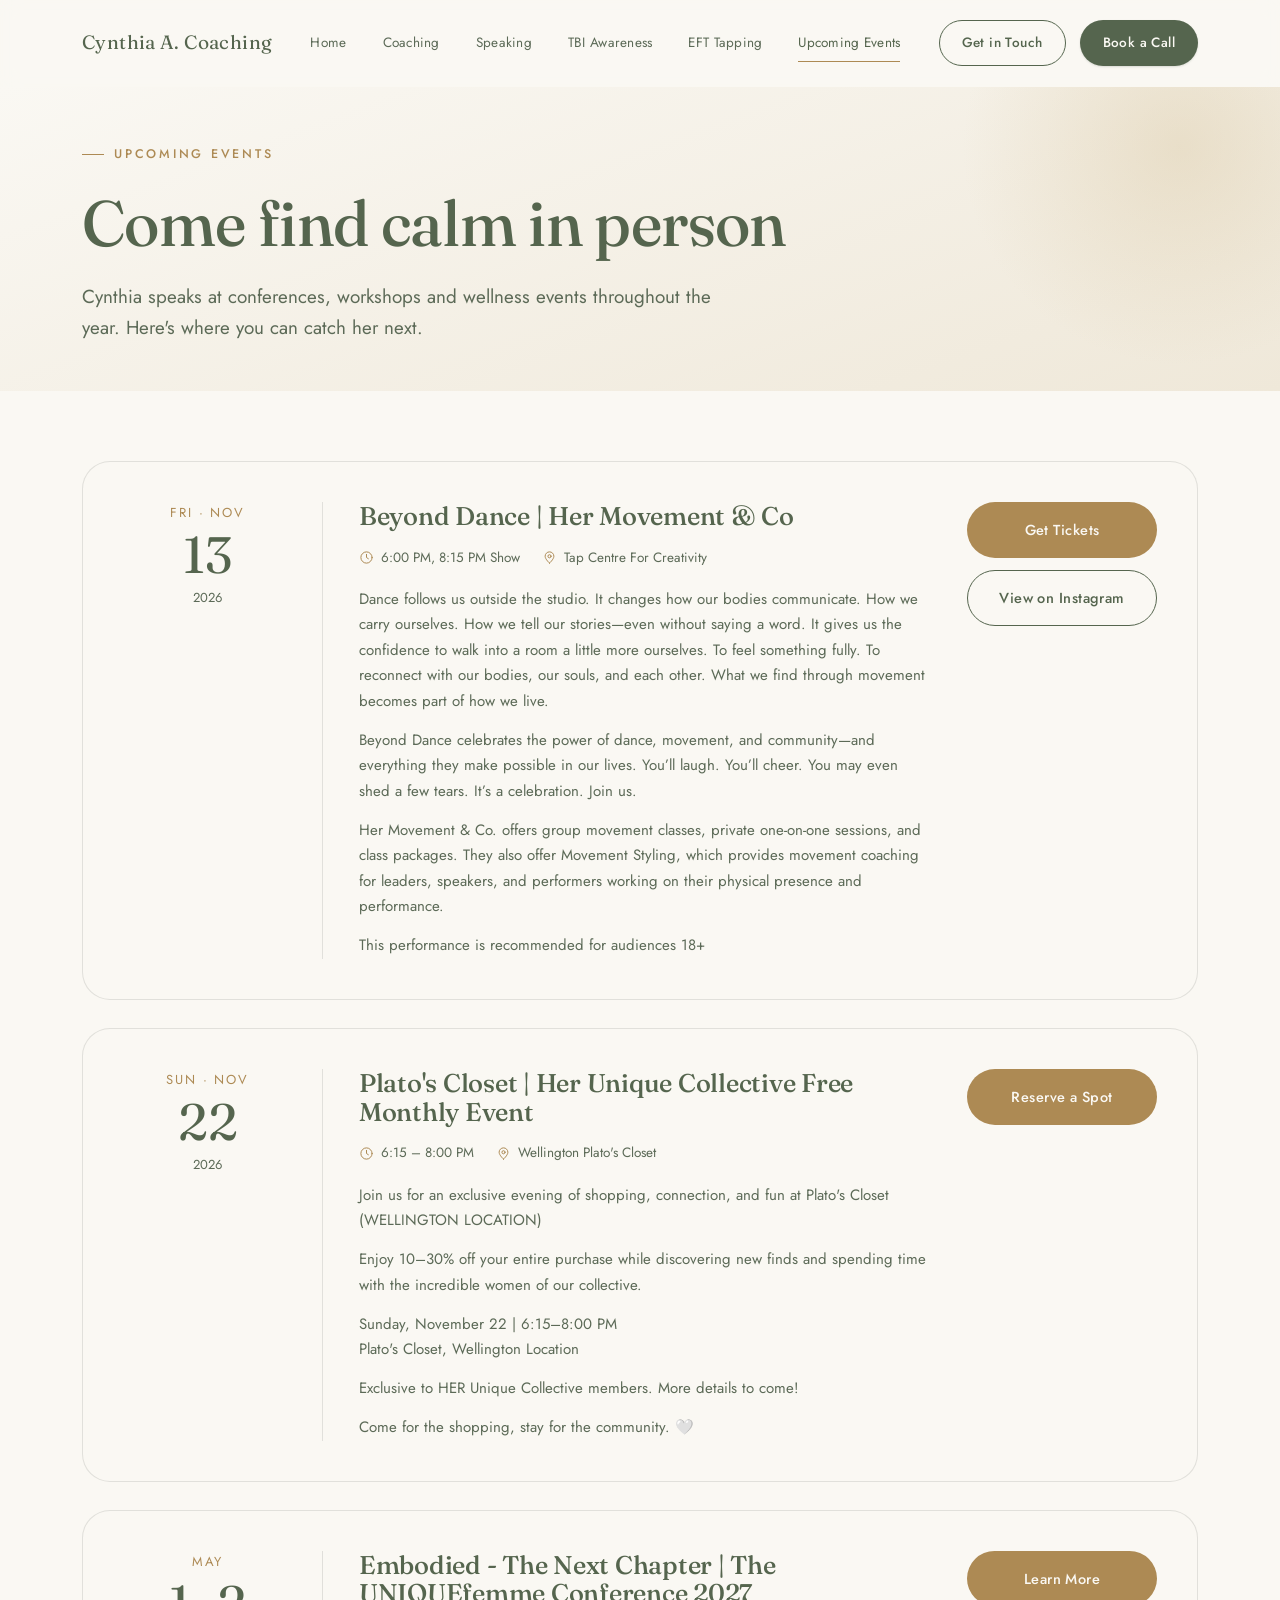
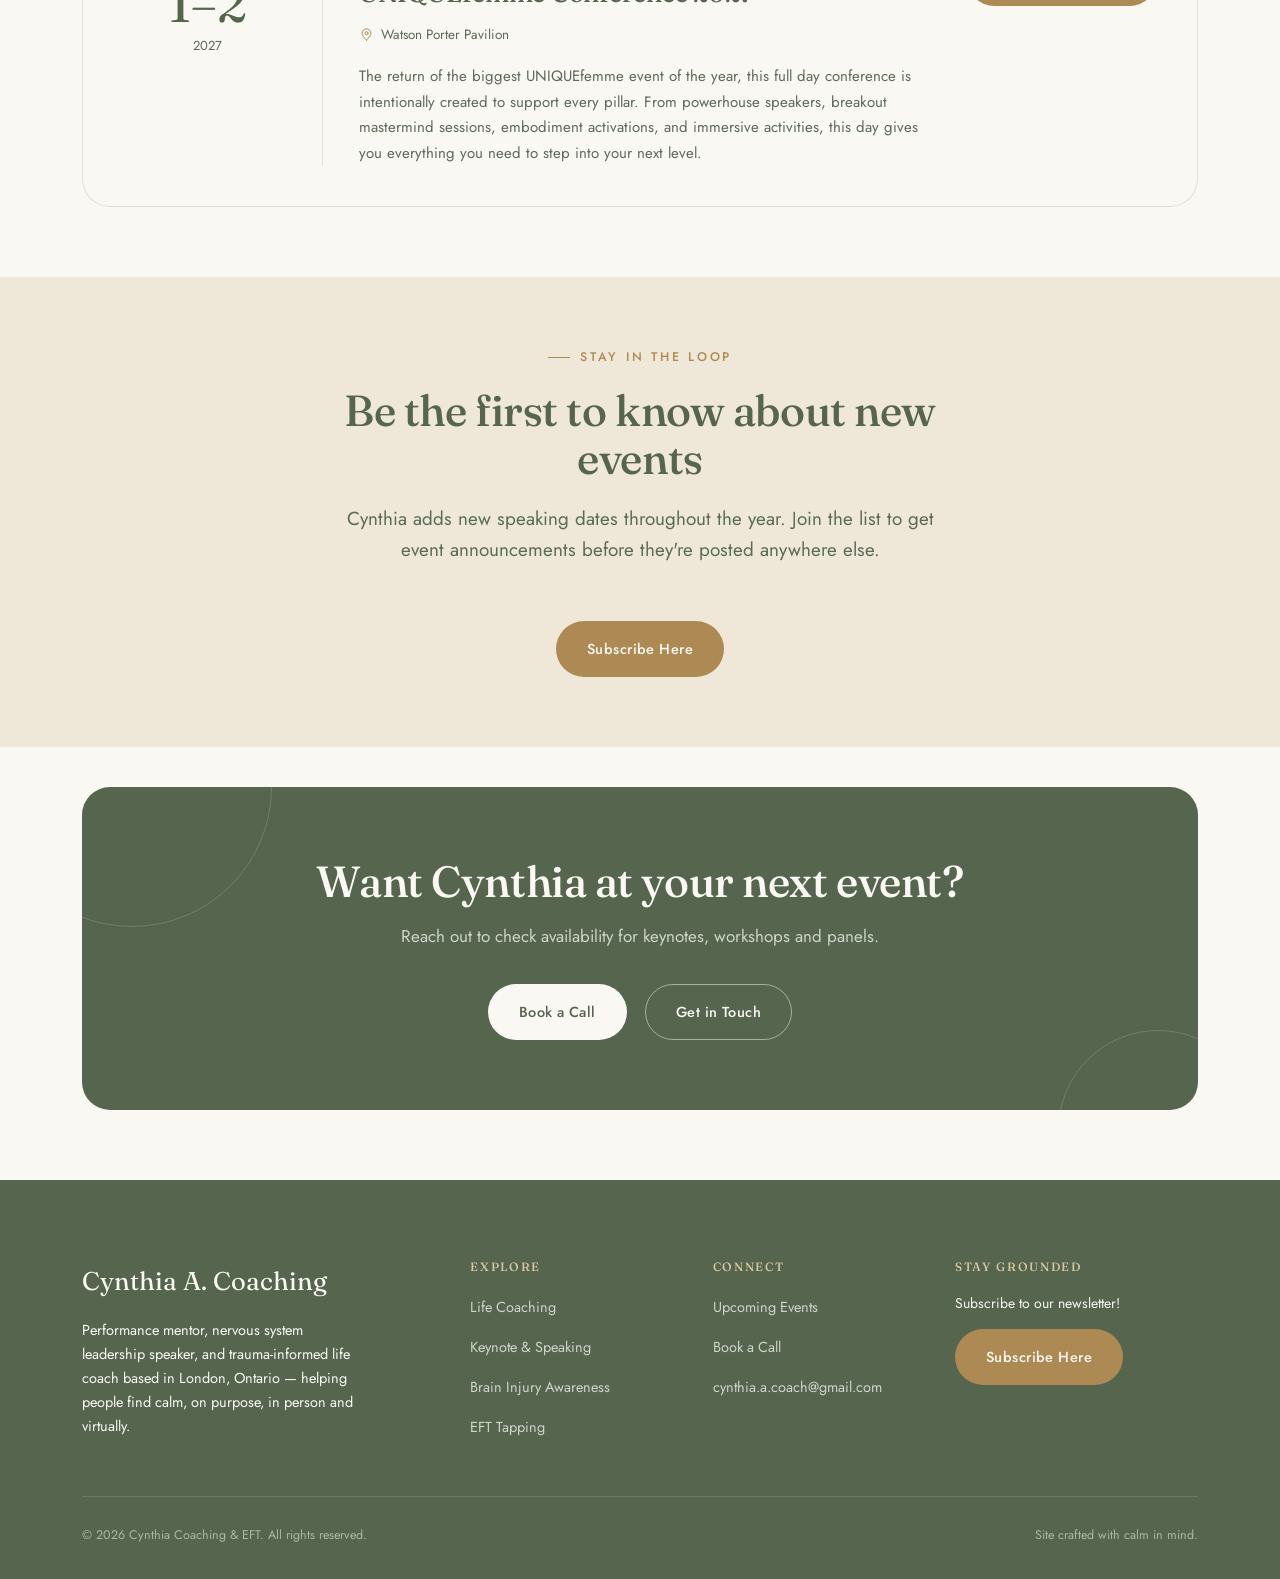
<file: upcoming-events.html>
<!doctype html>
<html lang="en">
<head>
<meta charset="UTF-8">
<meta name="viewport" content="width=device-width, initial-scale=1.0">
<title>Upcoming Events — Cynthia A. Coaching</title>
<meta name="description" content="See where Cynthia Aguiar, a London, Ontario-based speaker and coach, is appearing next.">
<link rel="icon" type="image/svg+xml" href="favicon.svg">
<link rel="icon" type="image/png" sizes="32x32" href="favicon-32.png">
<link rel="apple-touch-icon" href="apple-touch-icon.png">
<meta property="og:type" content="website">
<meta property="og:site_name" content="Cynthia A. Coaching">
<meta property="og:title" content="Upcoming Events — Cynthia A. Coaching">
<meta property="og:description" content="See where Cynthia Aguiar, a London, Ontario-based speaker and coach, is appearing next.">
<meta property="og:url" content="https://cynthiacoaching.com/upcoming-events.html">
<meta property="og:image" content="https://cynthiacoaching.com/images/og-image.jpg">
<meta property="og:image:width" content="1200">
<meta property="og:image:height" content="630">
<meta name="twitter:card" content="summary_large_image">
<meta name="twitter:title" content="Upcoming Events — Cynthia A. Coaching">
<meta name="twitter:description" content="See where Cynthia Aguiar, a London, Ontario-based speaker and coach, is appearing next.">
<meta name="twitter:image" content="https://cynthiacoaching.com/images/og-image.jpg">
<link rel="canonical" href="https://cynthiacoaching.com/upcoming-events.html">
<link rel="preconnect" href="https://fonts.googleapis.com">
<link rel="preconnect" href="https://fonts.gstatic.com" crossorigin>
<link href="https://fonts.googleapis.com/css2?family=Fraunces:ital,opsz,wght@0,9..144,400;0,9..144,500;0,9..144,600;1,9..144,400;1,9..144,500&family=Jost:wght@300;400;500;600&display=swap" rel="stylesheet">
<link rel="stylesheet" href="styles.css?v=23">
</head>
<body>

<header class="site-header">
  <div class="header-inner">
    <a href="index.html" class="logo">Cynthia A. Coaching</a>
    <nav class="main-nav">
      <a href="index.html">Home</a>
      <a href="life-coaching.html">Coaching</a>
      <a href="keynote-speaking.html">Speaking</a>
      <a href="brain-injury-awareness.html">TBI Awareness</a>
      <a href="eft-tapping.html">EFT Tapping</a>
      <a href="upcoming-events.html" class="active">Upcoming Events</a>
      <div class="main-nav-cta">
        <a href="contact.html" target="_blank" rel="noopener" class="btn btn-ghost">Get in Touch</a>
        <a href="https://tidycal.com/cynthiaacoach/discovery" target="_blank" rel="noopener" class="btn btn-primary">Book a Call</a>
      </div>
    </nav>
    <div class="header-cta">
      <a href="contact.html" target="_blank" rel="noopener" class="btn btn-ghost">Get in Touch</a>
      <a href="https://tidycal.com/cynthiaacoach/discovery" target="_blank" rel="noopener" class="btn btn-primary">Book a Call</a>
    </div>
    <button class="nav-toggle" aria-label="Toggle menu"><span></span><span></span><span></span></button>
  </div>
</header>

<main>

  <section class="page-hero">
    <div class="container">
      <div class="hero-reveal" style="max-width:760px;">
        <div class="eyebrow">Upcoming Events</div>
        <h1>Come find calm in person</h1>
        <p class="lede">Cynthia speaks at conferences, workshops and wellness events throughout the year. Here's where you can catch her next.</p>
      </div>
    </div>
  </section>

  <section class="tight">
    <div class="container">

      <div class="event-list">

        <article class="event-card reveal">
          <div class="event-date">
            <div class="month">Fri · Nov</div>
            <div class="day">13</div>
            <div class="year">2026</div>
          </div>
          <div class="event-body">
            <h3>Beyond Dance | Her Movement &amp; Co</h3>
            <div class="event-meta">
              <span><svg viewBox="0 0 24 24" fill="none" stroke-width="1.6" stroke-linecap="round" stroke-linejoin="round"><circle cx="12" cy="12" r="9"/><path d="M12 7v5l3 2"/></svg>6:00 PM, 8:15 PM Show</span>
              <span><svg viewBox="0 0 24 24" fill="none" stroke-width="1.6" stroke-linecap="round" stroke-linejoin="round"><path d="M12 21s-7-6.2-7-11a7 7 0 0 1 14 0c0 4.8-7 11-7 11Z"/><circle cx="12" cy="10" r="2.5"/></svg>Tap Centre For Creativity</span>
            </div>
            <div class="event-caption">
              <p>Dance follows us outside the studio. It changes how our bodies communicate. How we carry ourselves. How we tell our stories—even without saying a word. It gives us the confidence to walk into a room a little more ourselves. To feel something fully. To reconnect with our bodies, our souls, and each other. What we find through movement becomes part of how we live.</p>
              <p>Beyond Dance celebrates the power of dance, movement, and community—and everything they make possible in our lives. You’ll laugh. You’ll cheer. You may even shed a few tears. It’s a celebration. Join us.</p>
              <p>Her Movement &amp; Co. offers group movement classes, private one-on-one sessions, and class packages. They also offer Movement Styling, which provides movement coaching for leaders, speakers, and performers working on their physical presence and performance.</p>
              <p>This performance is recommended for audiences 18+</p>
            </div>
          </div>
          <div class="event-actions">
            <a href="https://www.tapcreativity.org/events/beyond-dance-her-movement-co-2026-11-13-18-00/ticket-form" target="_blank" rel="noopener" class="btn btn-gold">Get Tickets</a>
            <a href="https://www.instagram.com/p/DexbmFUGtMU/" target="_blank" rel="noopener" class="btn btn-ghost">View on Instagram</a>
          </div>
        </article>

        <article class="event-card reveal">
          <div class="event-date">
            <div class="month">Sun · Nov</div>
            <div class="day">22</div>
            <div class="year">2026</div>
          </div>
          <div class="event-body">
            <h3>Plato's Closet | Her Unique Collective Free Monthly Event</h3>
            <div class="event-meta">
              <span><svg viewBox="0 0 24 24" fill="none" stroke-width="1.6" stroke-linecap="round" stroke-linejoin="round"><circle cx="12" cy="12" r="9"/><path d="M12 7v5l3 2"/></svg>6:15 – 8:00 PM</span>
              <span><svg viewBox="0 0 24 24" fill="none" stroke-width="1.6" stroke-linecap="round" stroke-linejoin="round"><path d="M12 21s-7-6.2-7-11a7 7 0 0 1 14 0c0 4.8-7 11-7 11Z"/><circle cx="12" cy="10" r="2.5"/></svg>Wellington Plato's Closet</span>
            </div>
            <div class="event-caption">
              <p>Join us for an exclusive evening of shopping, connection, and fun at Plato's Closet (WELLINGTON LOCATION)</p>
              <p>Enjoy 10–30% off your entire purchase while discovering new finds and spending time with the incredible women of our collective.</p>
              <p>Sunday, November 22 | 6:15–8:00 PM<br>Plato's Closet, Wellington Location</p>
              <p>Exclusive to HER Unique Collective members. More details to come!</p>
              <p>Come for the shopping, stay for the community. 🤍</p>
            </div>
          </div>
          <div class="event-actions">
            <a href="https://app.acuityscheduling.com/schedule/b479db6b/?appointmentTypeIds%5B%5D=100152113" target="_blank" rel="noopener" class="btn btn-gold">Reserve a Spot</a>
          </div>
        </article>

        <article class="event-card reveal">
          <div class="event-date">
            <div class="month">May</div>
            <div class="day">1–2</div>
            <div class="year">2027</div>
          </div>
          <div class="event-body">
            <h3>Embodied - The Next Chapter | The UNIQUEfemme Conference 2027</h3>
            <div class="event-meta">
              <span><svg viewBox="0 0 24 24" fill="none" stroke-width="1.6" stroke-linecap="round" stroke-linejoin="round"><path d="M12 21s-7-6.2-7-11a7 7 0 0 1 14 0c0 4.8-7 11-7 11Z"/><circle cx="12" cy="10" r="2.5"/></svg>Watson Porter Pavilion</span>
            </div>
            <div class="event-caption">
              <p>The return of the biggest UNIQUEfemme event of the year, this full day conference is intentionally created to support every pillar. From powerhouse speakers, breakout mastermind sessions, embodiment activations, and immersive activities, this day gives you everything you need to step into your next level.</p>
            </div>
          </div>
          <div class="event-actions">
            <a href="https://theuniquefemme.com/" target="_blank" rel="noopener" class="btn btn-gold">Learn More</a>
          </div>
        </article>

      </div>
    </div>
  </section>

  <section class="section-alt tight">
    <div class="container">
      <div class="section-head center reveal">
        <div class="eyebrow" style="justify-content:center; display:flex;">Stay in the Loop</div>
        <h2>Be the first to know about new events</h2>
        <p class="lede" style="margin:20px auto 0;">Cynthia adds new speaking dates throughout the year. Join the list to get event announcements before they're posted anywhere else.</p>
      </div>
      <div class="btn-row reveal" style="justify-content:center;">
        <a href="https://go.cynthiacoaching.com/e10a1b3c" target="_blank" rel="noopener" class="btn btn-gold">Subscribe Here</a>
      </div>
    </div>
  </section>

  <!-- CTA -->
  <section id="book" class="tight">
    <div class="container">
      <div class="cta-band reveal">
        <h2>Want Cynthia at your next event?</h2>
        <p>Reach out to check availability for keynotes, workshops and panels.</p>
        <div class="btn-row">
          <a href="https://tidycal.com/cynthiaacoach/discovery" target="_blank" rel="noopener" class="btn btn-light">Book a Call</a>
          <a href="contact.html" target="_blank" rel="noopener" class="btn btn-ghost" style="border-color:rgba(250,248,243,0.5); color:#FAF8F3;">Get in Touch</a>
        </div>
      </div>
    </div>
  </section>

</main>

<footer class="site-footer">
  <div class="container">
    <div class="footer-grid">
      <div>
        <div class="footer-logo">Cynthia A. Coaching</div>
        <p style="max-width:280px; font-size:14.5px; color: #FAF8F3;">Performance mentor, nervous system leadership speaker, and trauma-informed life coach based in London, Ontario &mdash; helping people find calm, on purpose, in person and virtually.</p>
      </div>
      <div class="footer-col">
        <h4>Explore</h4>
        <ul>
          <li><a href="life-coaching.html">Life Coaching</a></li>
          <li><a href="keynote-speaking.html">Keynote &amp; Speaking</a></li>
          <li><a href="brain-injury-awareness.html">Brain Injury Awareness</a></li>
          <li><a href="eft-tapping.html">EFT Tapping</a></li>
        </ul>
      </div>
      <div class="footer-col">
        <h4>Connect</h4>
        <ul>
          <li><a href="upcoming-events.html">Upcoming Events</a></li>
          <li><a href="https://tidycal.com/cynthiaacoach/discovery" target="_blank" rel="noopener">Book a Call</a></li>
          <li><a href="mailto:cynthia.a.coach@gmail.com">cynthia.a.coach@gmail.com</a></li>
        </ul>
      </div>
      <div class="footer-col">
        <h4>Stay Grounded</h4>
        <p style="font-size:14px; margin-bottom:14px; color:#FAF8F3">Subscribe to our newsletter!</p>
        <a href="https://go.cynthiacoaching.com/e10a1b3c" target="_blank" rel="noopener" class="btn btn-gold">Subscribe Here</a>
      </div>
    </div>
    <div class="footer-bottom">
      <span>© 2026 Cynthia Coaching &amp; EFT. All rights reserved.</span>
      <span>Site crafted with calm in mind.</span>
    </div>
  </div>
</footer>

<script src="script.js?v=2"></script>
</body>
</html>
</file>
<file: styles.css>
/* =========================================================
   CYNTHIA — Life & EFT Coaching
   Design tokens
   ========================================================= */
:root{
  --bg:            #FAF8F3;   /* soft ivory */
  --bg-alt:        #EFE8D9;   /* warm sand */
  --bg-deep:       #E4DCC9;   /* deeper sand, for contrast blocks */
  --sage:          #8A9A82;   /* calm sage */
  --sage-dark:     #55654E;   /* deep moss, headings on light */
  --sage-pale:     #E5EAE0;   /* pale sage wash */
  --ink:           #2B342A;   /* near-black green, primary text */
  --ink-soft:      #5C6A57;   /* secondary text */
  --gold:          #AD8A54;   /* muted brass accent */
  --gold-light:    #D9C7A2;
  --line:          rgba(43,52,42,0.12);
  --line-soft:     rgba(43,52,42,0.07);
  --white:         #FFFFFF;

  --font-display:  'Fraunces', 'Iowan Old Style', serif;
  --font-body:     'Jost', 'Inter', sans-serif;

  --container:     1180px;
  --radius-s:      6px;
  --radius-m:      14px;
  --radius-l:      28px;

  --ease: cubic-bezier(.4,0,.2,1);
}

*, *::before, *::after{ box-sizing: border-box; }
html{ scroll-behavior: smooth; }
@media (prefers-reduced-motion: reduce){
  html{ scroll-behavior: auto; }
  *, *::before, *::after{ animation-duration: 0.001ms !important; animation-iteration-count: 1 !important; transition-duration: 0.001ms !important; scroll-behavior: auto !important; }
}

body{
  margin:0;
  background: var(--bg);
  color: var(--ink);
  font-family: var(--font-body);
  font-size: 17px;
  line-height: 1.65;
  -webkit-font-smoothing: antialiased;
  overflow-x: hidden;
}

img{ max-width:100%; display:block; }
a{ color: inherit; text-decoration:none; }
ul{ margin:0; padding:0; list-style:none; }
button{ font-family: inherit; cursor:pointer; }

.container{
  max-width: var(--container);
  margin: 0 auto;
  padding: 0 32px;
}

/* ---------- Typography ---------- */
h1,h2,h3,h4{
  font-family: var(--font-display);
  color: var(--sage-dark);
  font-weight: 500;
  line-height: 1.12;
  margin: 0;
  letter-spacing: -0.01em;
}
h1{ font-size: clamp(2.6rem, 5vw, 4.4rem); font-weight: 480; }
h2{ font-size: clamp(2rem, 3.4vw, 2.9rem); }
h3{ font-size: clamp(1.25rem, 2vw, 1.6rem); }
p{ margin: 0 0 1em; color: var(--ink-soft); }
p:last-child{ margin-bottom: 0; }

.eyebrow{
  display:inline-flex;
  align-items:center;
  gap:10px;
  font-family: var(--font-body);
  font-size: 12.5px;
  letter-spacing: 0.22em;
  text-transform: uppercase;
  color: var(--gold);
  font-weight: 500;
  margin-bottom: 18px;
}
.eyebrow::before{
  content:"";
  width: 22px; height: 1px;
  background: var(--gold);
}

.lede{
  font-size: 1.18rem;
  color: var(--ink-soft);
  max-width: 620px;
}

/* ---------- Buttons ---------- */
.btn{
  display:inline-flex;
  align-items:center;
  justify-content:center;
  gap:8px;
  padding: 15px 30px;
  border-radius: 999px;
  font-size: 14.5px;
  letter-spacing: 0.03em;
  font-weight: 500;
  border: 1px solid transparent;
  transition: transform .35s var(--ease), background .35s var(--ease), color .35s var(--ease), border-color .35s var(--ease), box-shadow .35s var(--ease);
  white-space: nowrap;
}
.btn-primary{
  background: var(--sage-dark);
  color: var(--bg);
  box-shadow: 0 1px 2px rgba(43,52,42,0.15);
}
.btn-primary:hover{ background: var(--ink); transform: translateY(-2px); box-shadow: 0 10px 24px rgba(43,52,42,0.22); }
.btn-ghost{
  background: transparent;
  color: var(--sage-dark);
  border-color: var(--sage-dark);
}
.btn-ghost:hover{ background: var(--sage-dark); color: var(--bg); transform: translateY(-2px); }
.btn-gold{
  background: var(--gold);
  color: var(--bg);
}
.btn-gold:hover{ background: var(--sage-dark); transform: translateY(-2px); }
.btn-light{
  background: var(--bg);
  color: var(--sage-dark);
}
.btn-light:hover{ background: var(--white); transform: translateY(-2px); }
.btn-row{ display:flex; gap:14px; flex-wrap:wrap; align-items:center; }

/* ---------- Header ---------- */
.site-header{
  position: sticky;
  top:0;
  z-index: 100;
  background: rgba(250,248,243,0.86);
  backdrop-filter: blur(10px);
  border-bottom: 1px solid transparent;
  transition: border-color .4s var(--ease), background .4s var(--ease);
}
.site-header.scrolled{
  border-bottom-color: var(--line);
}
.header-inner{
  display:flex;
  align-items:center;
  justify-content:space-between;
  padding: 20px 32px;
  max-width: var(--container);
  margin:0 auto;
}
.logo{
  font-family: var(--font-display);
  font-size: 1.2rem;
  letter-spacing: 0.02em;
  color: var(--sage-dark);
  display:flex;
  align-items:baseline;
  gap:10px;
}
.logo small{
  font-family: var(--font-body);
  font-size: 10.5px;
  letter-spacing: 0.18em;
  text-transform: uppercase;
  color: var(--gold);
  font-weight: 500;
}
.main-nav{
  display:flex;
  align-items:center;
  gap: 36px;
}
.main-nav a{
  font-size: 13.5px;
  letter-spacing: 0.02em;
  color: var(--ink-soft);
  position: relative;
  padding: 4px 0;
  transition: color .3s var(--ease);
}
.main-nav a:hover, .main-nav a.active{ color: var(--sage-dark); }
.main-nav a.active::after{
  content:"";
  position:absolute;
  left:0; right:0; bottom:-4px;
  height:1px;
  background: var(--gold);
}
.header-cta{ display:flex; align-items:center; gap:14px; }
.header-cta .btn{ padding: 11px 22px; font-size: 13.5px; }
.main-nav-cta{ display:none; }
.nav-toggle{
  display:none;
  background:none; border:none;
  width: 30px; height: 22px;
  position:relative;
}
.nav-toggle span{
  position:absolute; left:0; right:0; height:1px; background: var(--sage-dark);
  transition: transform .3s var(--ease), opacity .3s var(--ease), top .3s var(--ease);
}
.nav-toggle span:nth-child(1){ top:0; }
.nav-toggle span:nth-child(2){ top:10px; }
.nav-toggle span:nth-child(3){ top:20px; }
.nav-toggle.open span:nth-child(1){ top:10px; transform: rotate(45deg); }
.nav-toggle.open span:nth-child(2){ opacity:0; }
.nav-toggle.open span:nth-child(3){ top:10px; transform: rotate(-45deg); }

/* ---------- Breathing ring signature motif ---------- */
.breath-wrap{ position:relative; display:flex; align-items:center; justify-content:center; width:78%; height:78%; }
.breath-wrap img{
  width:100%; height:100%;
  object-fit:cover;
  border-radius:50%;
  display:block;
  position:relative;
  z-index:1;
  box-shadow: 0 20px 45px -20px rgba(43,52,42,0.35);
}
.breath-ring{
  position:absolute;
  border:1px solid var(--gold-light);
  border-radius:50%;
  animation: breathe 7s var(--ease) infinite;
  pointer-events:none;
}
.breath-ring.r1{ inset:-18px; animation-delay: 0s; }
.breath-ring.r2{ inset:-42px; animation-delay: .6s; border-color: rgba(173,138,84,0.35); }
.breath-ring.r3{ inset:-70px; animation-delay: 1.2s; border-color: rgba(173,138,84,0.2); }
@keyframes breathe{
  0%   { transform: scale(0.96); opacity: .55; }
  50%  { transform: scale(1.04); opacity: .95; }
  100% { transform: scale(0.96); opacity: .55; }
}

.divider-breath{
  display:flex; align-items:center; justify-content:center;
  gap: 10px;
  margin: 0 auto;
  width: fit-content;
}
.divider-breath span{
  width:6px; height:6px; border-radius:50%;
  background: var(--gold-light);
  animation: breathe-dot 3.6s var(--ease) infinite;
}
.divider-breath span:nth-child(2){ animation-delay: .4s; background: var(--gold); width:8px; height:8px; }
.divider-breath span:nth-child(3){ animation-delay: .8s; }
@keyframes breathe-dot{
  0%,100%{ transform: scale(0.85); opacity:.5; }
  50%{ transform: scale(1.25); opacity:1; }
}

/* ---------- Sections ---------- */
section{ padding: 110px 0; position:relative; }
section.tight{ padding: 70px 0; }
.section-alt{ background: var(--bg-alt); }
.section-deep{ background: var(--sage-dark); color: var(--bg); }
.section-deep h2, .section-deep h3{ color: var(--bg); }
.section-deep p{ color: rgba(250,248,243,0.75); }
.section-deep .eyebrow{ color: var(--gold-light); }
.section-deep .eyebrow::before{ background: var(--gold-light); }
.section-deep .audience-card h3{ color: var(--ink); }
.section-deep .audience-card p{ color: var(--ink-soft); }

.section-head{ max-width: 720px; margin-bottom: 56px; }
.section-head.center{ margin-left:auto; margin-right:auto; text-align:center; }

/* reveal-on-scroll */
.reveal{ opacity:0; transform: translateY(26px); transition: opacity .9s var(--ease), transform .9s var(--ease); }
.reveal.in{ opacity:1; transform:none; }
.reveal-pop{ opacity:0; transform: scale(.94) translateY(14px); transition: opacity .8s var(--ease), transform .8s var(--ease); }
.reveal-pop.in{ opacity:1; transform: scale(1) translateY(0); }

/* Hero text — fades in on page load (always above the fold, no scroll trigger needed) */
@keyframes hero-fade-in{
  from{ opacity:0; transform: translateY(22px); }
  to{ opacity:1; transform: none; }
}
.hero-reveal{ animation: hero-fade-in 1s var(--ease) both; }

/* ---------- Hero ---------- */
.hero{
  padding: 45px 0 45px;
  position:relative;
  overflow:hidden;
  /* Fill the first screen below the sticky header (--header-h is set by script.js) so no cream strip shows under the photo */
  min-height: calc(100vh - var(--header-h, 73px));
  min-height: calc(100svh - var(--header-h, 73px));
  display:flex;
  align-items:center;
}
.hero-grid{
  display:grid;
  grid-template-columns: 1.05fr 0.95fr;
  gap: 64px;
  align-items:center;
}
.hero-kicker{
  font-family: var(--font-body);
  font-size: 13px;
  letter-spacing: 0.2em;
  text-transform: uppercase;
  color: var(--gold);
  margin-bottom: 20px;
  font-weight: 500;
}
.hero h1{ margin-bottom: 20px; }
.hero h1 em{ font-style: italic; color: var(--gold); }
.hero .lede{ margin-bottom: 36px; }
.hero-credential{
  display:flex; gap:12px; align-items:center;
  margin-top: 34px;
  padding-top: 26px;
  border-top: 1px solid var(--line);
  font-size: 13.5px;
  color: var(--ink-soft);
  letter-spacing: .02em;
}
.hero-credential .dot{ width:5px; height:5px; border-radius:50%; background: var(--gold); flex:none; }

.portrait-frame{
  position:relative;
  aspect-ratio: 4/5;
  border-radius: var(--radius-l);
  background: linear-gradient(150deg, var(--sage-pale), var(--bg-deep));
  display:flex; align-items:center; justify-content:center;
  overflow:visible;
}
.portrait-frame .placeholder-label{
  position:absolute; bottom:22px; left:22px; right:22px;
  font-size:11.5px; letter-spacing:.1em; text-transform:uppercase;
  color: var(--sage-dark); opacity:.55;
  background: rgba(255,255,255,.55);
  padding:8px 14px; border-radius: 999px;
  text-align:center;
}
.portrait-svg{ width: 58%; opacity: .85; }

/* ---------- Logo marquee ---------- */
.marquee{
  overflow:hidden;
  position:relative;
  -webkit-mask-image: linear-gradient(90deg, transparent, #000 8%, #000 92%, transparent);
  mask-image: linear-gradient(90deg, transparent, #000 8%, #000 92%, transparent);
}
.marquee-track{
  display:flex;
  align-items:center;
  width: max-content;
  gap: 64px;
  animation: scroll-left 34s linear infinite;
}
.marquee:hover .marquee-track{ animation-play-state: paused; }
@keyframes scroll-left{
  from{ transform: translateX(0); }
  to{ transform: translateX(-50%); }
}
.logo-chip{
  height: 38px;
  width: auto;
  max-width: 150px;
  object-fit: contain;
  flex: none;
  transition: transform .3s var(--ease);
}
.logo-chip:hover{ transform: translateY(-3px); }

/* ---------- Service / card carousel ---------- */
.carousel{
  display:flex;
  gap: 26px;
  overflow-x:auto;
  scroll-snap-type: x mandatory;
  padding: 6px 4px 26px;
  scrollbar-width: none;
}
.carousel::-webkit-scrollbar{ display:none; }
.carousel > *{ scroll-snap-align:start; flex: 0 0 auto; }

.service-card{
  width: min(340px, 82vw);
  background: var(--bg);
  border: 1px solid var(--line);
  border-radius: var(--radius-m);
  padding: 30px;
  display:flex;
  flex-direction:column;
  gap: 18px;
  transition: transform .4s var(--ease), box-shadow .4s var(--ease), border-color .4s var(--ease);
}
.service-card:hover{
  transform: translateY(-6px);
  box-shadow: 0 26px 44px -20px rgba(43,52,42,0.28);
  border-color: transparent;
}
.service-card .icon-wrap{
  width:54px; height:54px;
  border-radius: 50%;
  background: var(--sage-pale);
  display:flex; align-items:center; justify-content:center;
}
.service-card .icon-wrap svg{ width:26px; height:26px; stroke: var(--sage-dark); }
.service-card h3{ font-size: 1.28rem; }
.service-card p{ font-size: 15px; }
.service-card .card-link{
  margin-top:auto;
  font-size: 13px;
  letter-spacing:.05em;
  text-transform:uppercase;
  color: var(--gold);
  display:inline-flex; align-items:center; gap:8px;
}
.service-card .card-link svg{ width:14px; height:14px; transition: transform .3s var(--ease); }
.service-card:hover .card-link svg{ transform: translateX(4px); }

.carousel-nav{ display:flex; gap:12px; margin-top: 6px; }
.carousel-btn{
  width:44px; height:44px; border-radius:50%;
  border:1px solid var(--line);
  background: var(--bg);
  display:flex; align-items:center; justify-content:center;
  transition: background .3s var(--ease), border-color .3s var(--ease), transform .2s var(--ease);
}
.carousel-btn:hover{ background: var(--sage-dark); border-color: var(--sage-dark); transform: translateY(-2px); }
.carousel-btn:hover svg{ stroke: var(--bg); }
.carousel-btn svg{ width:16px; height:16px; stroke: var(--sage-dark); transition: stroke .3s var(--ease); }

/* ---------- Pillars / grid ---------- */
.grid-2{ display:grid; grid-template-columns: 1fr 1fr; gap: 40px; }
.grid-3{ display:grid; grid-template-columns: repeat(3,1fr); gap: 32px; }
.grid-4{ display:grid; grid-template-columns: repeat(4,1fr); gap: 26px; }

.pillar{
  padding: 8px 0 8px 0;
}
.pillar .num{
  font-family: var(--font-display);
  font-style: italic;
  font-size: 1rem;
  color: var(--gold);
  margin-bottom: 14px;
  display:block;
}
.pillar h3{ margin-bottom: 12px; }
.pillar p{ font-size: 15.5px; }

/* ---------- Free offer ---------- */
.offer{
  background: var(--sage-pale);
  border-radius: var(--radius-l);
  padding: 64px;
  display:grid;
  grid-template-columns: 1.1fr 0.9fr;
  gap: 48px;
  align-items:center;
  position:relative;
  overflow:hidden;
}
.offer::before{
  content:"";
  position:absolute; width:340px; height:340px; border-radius:50%;
  border: 1px solid rgba(173,138,84,0.25);
  top:-120px; right:-120px;
}
.offer-form{
  display:flex; gap:10px; margin-top: 26px; flex-wrap:wrap;
}
.offer-form input[type=email]{
  flex:1; min-width: 200px;
  padding: 15px 20px;
  border-radius: 999px;
  border: 1px solid var(--line);
  background: var(--bg);
  font-family: var(--font-body);
  font-size: 14.5px;
  color: var(--ink);
}
.offer-form input[type=email]:focus{ outline: 2px solid var(--sage-dark); outline-offset: 2px; }
.offer-note{ font-size:12.5px; color: var(--ink-soft); margin-top:12px; opacity:.75; }

/* ---------- Contact form ---------- */
.contact-form{ display:flex; flex-direction:column; gap:18px; margin-top:8px; }
.contact-form[hidden]{ display:none; }
.contact-field label{
  display:block;
  font-size: 12px;
  letter-spacing: 0.1em;
  text-transform: uppercase;
  color: var(--ink-soft);
  margin-bottom: 8px;
}
.contact-form input, .contact-form textarea{
  width:100%;
  padding: 15px 20px;
  border-radius: var(--radius-m);
  border: 1px solid var(--line);
  background: var(--bg);
  font-family: var(--font-body);
  font-size: 15px;
  color: var(--ink);
}
.contact-form textarea{ min-height: 150px; resize: vertical; line-height: 1.6; }
.contact-form input:focus, .contact-form textarea:focus{ outline: 2px solid var(--sage-dark); outline-offset: 2px; }
.contact-note{ font-size:13px; color: var(--ink-soft); margin-top:16px; opacity:.85; }
.contact-success{
  display:flex; flex-direction:column; align-items:flex-start; gap:14px;
  background: var(--sage-pale);
  border: 1px solid var(--line);
  border-radius: var(--radius-m);
  padding: 40px 34px;
}
.contact-success[hidden]{ display:none; }
.contact-success .icon-wrap{ width:50px; height:50px; border-radius:50%; background: var(--bg); display:flex; align-items:center; justify-content:center; }
.contact-success .icon-wrap svg{ width:24px; height:24px; stroke: var(--sage-dark); }
.contact-success h3{ margin:0; }
.contact-success p{ margin:0; }
.offer-visual{
  aspect-ratio: 1;
  border-radius: 50%;
  background: linear-gradient(150deg, var(--bg), var(--bg-deep));
  display:flex; align-items:center; justify-content:center;
  position:relative;
}

/* ---------- Intro video ---------- */
.intro-video{
  max-width: 900px;
  margin: 40px auto 0;
  border-radius: var(--radius-l);
  overflow: hidden;
  box-shadow: 0 24px 60px rgba(43,52,42,0.18);
  aspect-ratio: 1080 / 604;
  background: var(--sage-pale);
}
.intro-video video{ width:100%; height:100%; display:block; object-fit:cover; }

/* ---------- Testimonials ---------- */
.testimonial-card{
  background: var(--bg);
  border: 1px solid var(--line);
  border-radius: var(--radius-m);
  padding: 30px;
  display:flex; flex-direction:column; gap:18px;
}
.testimonial-media{
  aspect-ratio: 16/10;
  border-radius: var(--radius-s);
  background: linear-gradient(150deg, var(--sage-pale), var(--bg-deep));
  display:flex; align-items:center; justify-content:center;
  position:relative;
  overflow:hidden;
}
.testimonial-media iframe{
  position:absolute; inset:0;
  width:100%; height:100%;
  border:0;
}
.testimonial-media video{
  position:absolute; inset:0;
  width:100%; height:100%;
  object-fit:cover;
  display:block;
}
.testimonial-media img{
  position:absolute; inset:0;
  width:100%; height:100%;
  object-fit:cover;
  display:block;
}
.testimonial-media .play{
  width:56px; height:56px; border-radius:50%;
  background: rgba(255,255,255,0.85);
  display:flex; align-items:center; justify-content:center;
  box-shadow: 0 10px 24px rgba(43,52,42,0.18);
}
.testimonial-media .play svg{ width:16px; height:16px; fill: var(--sage-dark); margin-left:2px; }
.testimonial-media .tag{
  position:absolute; top:14px; left:14px;
  font-size:10.5px; letter-spacing:.1em; text-transform:uppercase;
  background: rgba(255,255,255,0.8); padding:5px 10px; border-radius:999px;
  color: var(--sage-dark);
}
.stars{ color: var(--gold); font-size: 14px; letter-spacing: 2px; }
.testimonial-quote{ font-family: var(--font-display); font-size: 1.08rem; color: var(--ink); font-style: italic; line-height:1.5; }
.testimonial-who{ display:flex; align-items:center; gap:12px; margin-top:auto; border-left: 2px solid var(--sage-dark); padding-left: 14px; }
.testimonial-avatar{ display:none; }
.testimonial-name{ font-size:14px; font-weight:500; color: var(--sage-dark); }
.testimonial-role{ font-size:12.5px; color: var(--sage-dark); }

.testimonial-featured{
  display:flex;
  align-items:center;
  gap:48px;
  background: var(--bg);
  border: 1px solid var(--line);
  border-radius: var(--radius-m);
  padding: 46px;
  margin-top: 32px;
}
.testimonial-featured + .testimonial-featured{ margin-top: 48px; }
.testimonial-featured-logo{
  flex:none;
  width:180px; height:180px;
  border-radius: var(--radius-m);
  background: var(--sage-pale);
  display:flex; align-items:center; justify-content:center;
  padding:20px;
}
.testimonial-featured-logo img{ width:100%; height:100%; object-fit:contain; }
.testimonial-featured-photo{ padding:0; overflow:hidden; }
.testimonial-featured-photo img{ object-fit:cover; }
.testimonial-featured-monogram{
  font-family: var(--font-display);
  font-size: 1.5rem;
  letter-spacing: 0.04em;
  color: var(--sage-dark);
  text-align:center;
}
.testimonial-featured-body{ flex:1; min-width:0; }
.testimonial-featured .testimonial-quote{ font-size:1.15rem; line-height:1.65; }
.testimonial-featured .testimonial-who{ margin-top:26px; }
@media (max-width: 720px){
  .testimonial-featured{ flex-direction:column; align-items:flex-start; padding:30px; gap:26px; }
  .testimonial-featured-logo{ width:110px; height:110px; }
}

/* ---------- CTA band ---------- */
#book{ padding-top: 40px; }
#offer{ padding-top: 40px; }
.cta-band{
  background: var(--sage-dark);
  border-radius: var(--radius-l);
  padding: 70px 64px;
  color: var(--bg);
  text-align:center;
  position:relative;
  overflow:hidden;
}
.cta-band::before, .cta-band::after{
  content:"";
  position:absolute; border-radius:50%;
  border:1px solid rgba(217,199,162,0.25);
}
.cta-band::before{ width:280px; height:280px; top:-140px; left:-90px; }
.cta-band::after{ width:200px; height:200px; bottom:-120px; right:-60px; }
.cta-band h2{ color: var(--bg); margin-bottom: 16px; }
.cta-band p{ color: rgba(250,248,243,0.75); max-width:560px; margin: 0 auto 34px; }
.cta-band .btn-row{ justify-content:center; }

/* ---------- Story / split content ---------- */
.split{
  display:grid;
  grid-template-columns: 0.9fr 1.1fr;
  gap: 64px;
  align-items:center;
}
.split.reverse{ grid-template-columns: 1.1fr 0.9fr; }
.split.reverse .split-media{ order:2; }
.split-media{
  position: relative;
  border-radius: var(--radius-l);
  aspect-ratio: 4/5;
  background: linear-gradient(160deg, var(--bg-alt), var(--sage-pale));
  display:flex; align-items:center; justify-content:center;
  overflow: hidden;
  border: 1px solid var(--line);
}
.split-media img{
  width: 100%;
  height: 100%;
  object-fit: cover;
  transition: transform 1s var(--ease);
}
.split-media:hover img{ transform: scale(1.035); }
@media (prefers-reduced-motion: reduce){
  .split-media img{ transition: none; }
}
.split-body h2{ margin-bottom: 22px; }

/* ---------- Audience cards (EFT) ---------- */
.audience-card{
  background: var(--bg);
  border: 1px solid var(--line);
  border-radius: var(--radius-m);
  padding: 34px 28px;
  transition: transform .35s var(--ease), box-shadow .35s var(--ease);
}
.audience-card:hover{ transform: translateY(-5px); box-shadow: 0 22px 38px -20px rgba(43,52,42,0.25); }
.audience-card .icon-wrap{ width:50px; height:50px; border-radius:50%; background: var(--sage-pale); display:flex; align-items:center; justify-content:center; margin-bottom:20px; }
.audience-card .icon-wrap svg{ width:24px; height:24px; stroke: var(--sage-dark); }
.audience-card h3{ font-size:1.15rem; margin-bottom:10px; }
.audience-card p{ font-size:14.5px; }

/* ---------- Media appearances (podcast / video embeds) ---------- */
.media-card{
  background: var(--bg);
  border: 1px solid var(--line);
  border-radius: var(--radius-m);
  padding: 26px;
  display:flex; flex-direction:column; gap:16px;
}
.media-card-label{
  display:flex; align-items:center; gap:10px;
  font-size: 12px;
  letter-spacing: 0.12em;
  text-transform: uppercase;
  color: var(--gold);
  font-weight: 500;
}
.media-card-label svg{ width:16px; height:16px; stroke: var(--gold); flex:none; }
.media-embed{ border-radius: var(--radius-s); overflow:hidden; background: var(--sage-pale); }
.media-embed iframe{ width:100%; display:block; border:0; height:352px; }
.media-embed-video{ height:352px; }
.media-embed-video iframe{ height:100%; }
.media-embed-video a{ position:relative; display:block; width:100%; height:100%; }
.media-embed-video a img{ width:100%; height:100%; display:block; object-fit:cover; }
.media-embed-video .play{
  position:absolute; top:50%; left:50%; transform:translate(-50%,-50%);
  width:56px; height:56px; border-radius:50%;
  background: rgba(255,255,255,0.9);
  display:flex; align-items:center; justify-content:center;
  box-shadow: 0 10px 24px rgba(43,52,42,0.25);
  transition: transform .25s var(--ease);
}
.media-embed-video a:hover .play{ transform:translate(-50%,-50%) scale(1.08); }
.media-embed-video .play svg{ width:18px; height:18px; fill: var(--ink); margin-left:2px; }
.media-card-title{ font-size:15px; color: var(--ink); font-weight:500; }
.media-card-source{ font-size:13px; color: var(--ink-soft); }
@media (max-width: 640px){
  .media-appearances .container{ padding-left:16px; padding-right:16px; }
  .media-appearances .media-card{ padding-left:0; padding-right:0; }
  .media-appearances .media-card-label,
  .media-appearances .media-card-title,
  .media-appearances .media-card-source{ padding:0 16px; }
  .media-appearances .media-embed{ border-radius:0; }
}

/* ---------- Benefit list ---------- */
.check-list{ display:flex; flex-direction:column; gap:16px; margin-top: 8px; }
.check-list li{ display:flex; gap:14px; align-items:flex-start; color: var(--ink-soft); font-size:15.5px; }
.check-list svg{ width:18px; height:18px; stroke: var(--gold); flex:none; margin-top:3px; }

/* ---------- Event card ---------- */
.event-card{
  display:grid;
  grid-template-columns: 200px 1fr auto;
  gap: 36px;
  align-items:center;
  background: var(--bg);
  border: 1px solid var(--line);
  border-radius: var(--radius-l);
  padding: 40px;
}
.event-date{
  text-align:center;
  border-right: 1px solid var(--line);
  padding-right: 30px;
}
.event-date .month{ font-size:13px; letter-spacing:.15em; text-transform:uppercase; color:var(--gold); }
.event-date .day{ font-family: var(--font-display); font-size: 3.2rem; color: var(--sage-dark); line-height:1; margin:6px 0; }
.event-date .year{ font-size:13px; color: var(--ink-soft); }
.event-tag{
  display:inline-block; font-size:11px; letter-spacing:.12em; text-transform:uppercase;
  background: var(--sage-pale); color: var(--sage-dark); padding:6px 14px; border-radius:999px; margin-bottom:14px;
}
.event-meta{ display:flex; gap:22px; margin-top:16px; font-size:13.5px; color: var(--ink-soft); flex-wrap:wrap; }
.event-meta span{ display:flex; align-items:center; gap:7px; }
.event-empty{
  background: var(--bg);
  border: 1px solid var(--line);
  border-radius: var(--radius-l);
  padding: 64px 40px;
  text-align: center;
}
.event-meta svg{ width:15px; height:15px; stroke: var(--gold); }
.event-list{ display:grid; gap:28px; }
.event-body h3{ font-size: clamp(1.25rem, 2vw, 1.6rem); }
.event-actions{ display:flex; flex-direction:column; gap:12px; align-items:stretch; }
.event-actions .btn{ min-width: 190px; }
.event-card{ align-items:start; }
.event-date{ align-self:stretch; }
.event-caption{ margin-top:18px; max-width:62ch; }
.event-caption p{ font-size:15px; line-height:1.7; margin:0 0 .9em; }
.event-caption p:last-child{ margin-bottom:0; }

.empty-events{
  border: 1px dashed var(--line);
  border-radius: var(--radius-l);
  padding: 60px 40px;
  text-align:center;
}

/* ---------- Footer ---------- */
.site-footer{
  background: var(--sage-dark);
  color: rgba(250,248,243,0.82);
  padding: 80px 0 34px;
}
.footer-grid{
  display:grid;
  grid-template-columns: 1.4fr 0.8fr 0.8fr 1fr;
  gap: 48px;
  padding-bottom: 56px;
  border-bottom: 1px solid rgba(250,248,243,0.14);
}
.footer-logo{ font-family: var(--font-display); font-size:1.6rem; color: var(--bg); margin-bottom:16px; }
.footer-col h4{
  font-size:12px; letter-spacing:.14em; text-transform:uppercase; color: var(--gold-light);
  margin-bottom:18px; font-weight:500;
}
.footer-col ul{ display:flex; flex-direction:column; gap:12px; }
.footer-col a{ font-size:14.5px; color: rgba(250,248,243,0.75); transition: color .3s var(--ease); }
.footer-col a:hover{ color: var(--bg); }
.footer-col a.btn{ font-size:14.5px; color: var(--bg); }
.footer-col a.btn:hover{ color: var(--bg); }
.footer-col .offer-form input[type=email]{
  background: rgba(250,248,243,0.1);
  border-color: rgba(250,248,243,0.35);
  color: var(--bg);
}
.footer-col .offer-form input[type=email]::placeholder{
  color: rgba(250,248,243,0.65);
}
.footer-bottom{
  display:flex; justify-content:space-between; align-items:center;
  padding-top: 28px; font-size:12.5px; color: rgba(250,248,243,0.55); flex-wrap:wrap; gap:12px;
}

/* ---------- Page header (interior pages) ---------- */
.page-hero{
  padding: 48px 0 48px;
  position: relative;
  overflow: hidden;
  background: linear-gradient(160deg, var(--bg) 0%, var(--bg-alt) 100%);
}
.page-hero::before{
  content:"";
  position:absolute;
  top:-160px; right:-120px;
  width:440px; height:440px;
  border-radius:50%;
  background: radial-gradient(circle, rgba(217,199,162,0.4), transparent 70%);
  pointer-events:none;
}
.page-hero .container{ position:relative; z-index:1; }
.page-hero .eyebrow{ margin-bottom: 22px; }
.page-hero h1{ max-width: 780px; }
.page-hero .lede{ margin-top: 22px; max-width: 640px; }

/* ---------- Responsive ---------- */
@media (max-width: 980px){
  .hero-grid, .split, .split.reverse, .offer{ grid-template-columns: 1fr; }
  .split .split-media, .split.reverse .split-media{ order: -1; }
  .grid-2{ grid-template-columns: 1fr; }
  .grid-3{ grid-template-columns: 1fr 1fr; }
  .grid-4{ grid-template-columns: 1fr 1fr; }
  .footer-grid{ grid-template-columns: 1fr 1fr; }
  .event-card{ grid-template-columns: 1fr; text-align:center; }
  .event-date{ border-right:none; border-bottom:1px solid var(--line); padding-right:0; padding-bottom:20px; }
  .event-meta{ justify-content:center; }
  .event-actions{ align-items:center; }
  .event-caption{ text-align:left; max-width:none; }
}
@media (max-width: 720px){
  /* backdrop-filter makes .site-header the containing block for its
     fixed-position descendants, which was collapsing .main-nav's
     inset(74px 0 0 0) down to the header's own ~74px height instead
     of the full viewport. Disable it here so the mobile menu panel
     covers the full screen as intended. */
  .site-header{ backdrop-filter:none; }
  .main-nav{
    position:fixed; inset: 74px 0 0 0;
    background: var(--bg);
    flex-direction:column;
    padding: 40px 32px;
    gap: 26px;
    transform: translateY(-8px);
    opacity:0;
    pointer-events:none;
    transition: opacity .35s var(--ease), transform .35s var(--ease);
  }
  .main-nav.open{ opacity:1; transform:none; pointer-events:auto; }
  .main-nav a{ font-size: 20px; }
  .main-nav-cta{
    display:flex;
    flex-direction:column;
    gap:14px;
    width:100%;
    margin-top:10px;
    padding-top:26px;
    border-top:1px solid var(--line);
  }
  .main-nav .main-nav-cta .btn{ width:100%; font-size:14.5px; }
  .main-nav .main-nav-cta .btn-primary{ color: var(--bg); }
  .main-nav .main-nav-cta .btn-ghost{ color: var(--sage-dark); }
  .nav-toggle{ display:block; }
  .header-cta{ display:none; }
  section{ padding: 76px 0; }
  .grid-3, .grid-4{ grid-template-columns: 1fr; }
  .offer{ padding: 40px 26px; }
  .cta-band{ padding: 54px 30px; }
  .footer-grid{ grid-template-columns: 1fr; gap:36px; }
  .footer-bottom{ flex-direction:column; align-items:flex-start; }
}


.hero-grid {
  position: static;
  width: 100%;
  min-height: 0;
  display: flex;
  align-items: center;
}

/* Full-width background image */
.hero-grid > img {
  position: absolute;
  inset: 0;
  width: 100%;
  height: 100%;
  object-fit: cover;
  object-position: 80% center;
  z-index: 0;
}
@media (max-width: 720px){
  /* On narrow screens the hero box is much taller than it is wide,
     so the image crops horizontally instead of vertically -- 80%
     lands squarely on Cynthia's face, right under the heading text.
     Shift to the left side of the photo (plain wall) instead. */
  .hero-grid > img{ object-position: 15% center; }
}

/* Text/content sits on top of image */
.hero-grid > .reveal {
  position: relative;
  z-index: 2;
  width: 100%;
  padding: 80px 8%;
}

/* Make the Cynthia Coaching title large */
.hero h1 {
  font-size: clamp(70px, 8vw, 130px);
  line-height: 0.9;
  margin: 20px 0 35px;
  max-width: 700px;
}

/* Kicker */
.hero-kicker {
  max-width: 650px;
}

/* Buttons */
.btn-row {
  display: flex;
  gap: 18px;
}

/* Credentials */
.hero-credential {
  margin-top: 45px;
}


.about-cynthia {
  display: grid;
  grid-template-columns: 0.9fr 1.1fr;
  gap: 70px;
  align-items: center;
}

.about-image {
  order: 1;
}

.about-content {
  order: 2;
  text-align: left;
}

.about-image img {
  width: 100%;
  display: block;
  border-radius: 20px;
}

.about-content .eyebrow {
  justify-content: flex-start;
}

.about-content h2 {
  margin-top: 12px;
}

.about-content .lede {
  margin-top: 22px;
}

@media (max-width: 768px) {
  .about-cynthia {
    grid-template-columns: 1fr;
    gap: 40px;
  }

  .about-image {
    order: 1;
  }

  .about-content {
    order: 2;
  }
}
</file>
